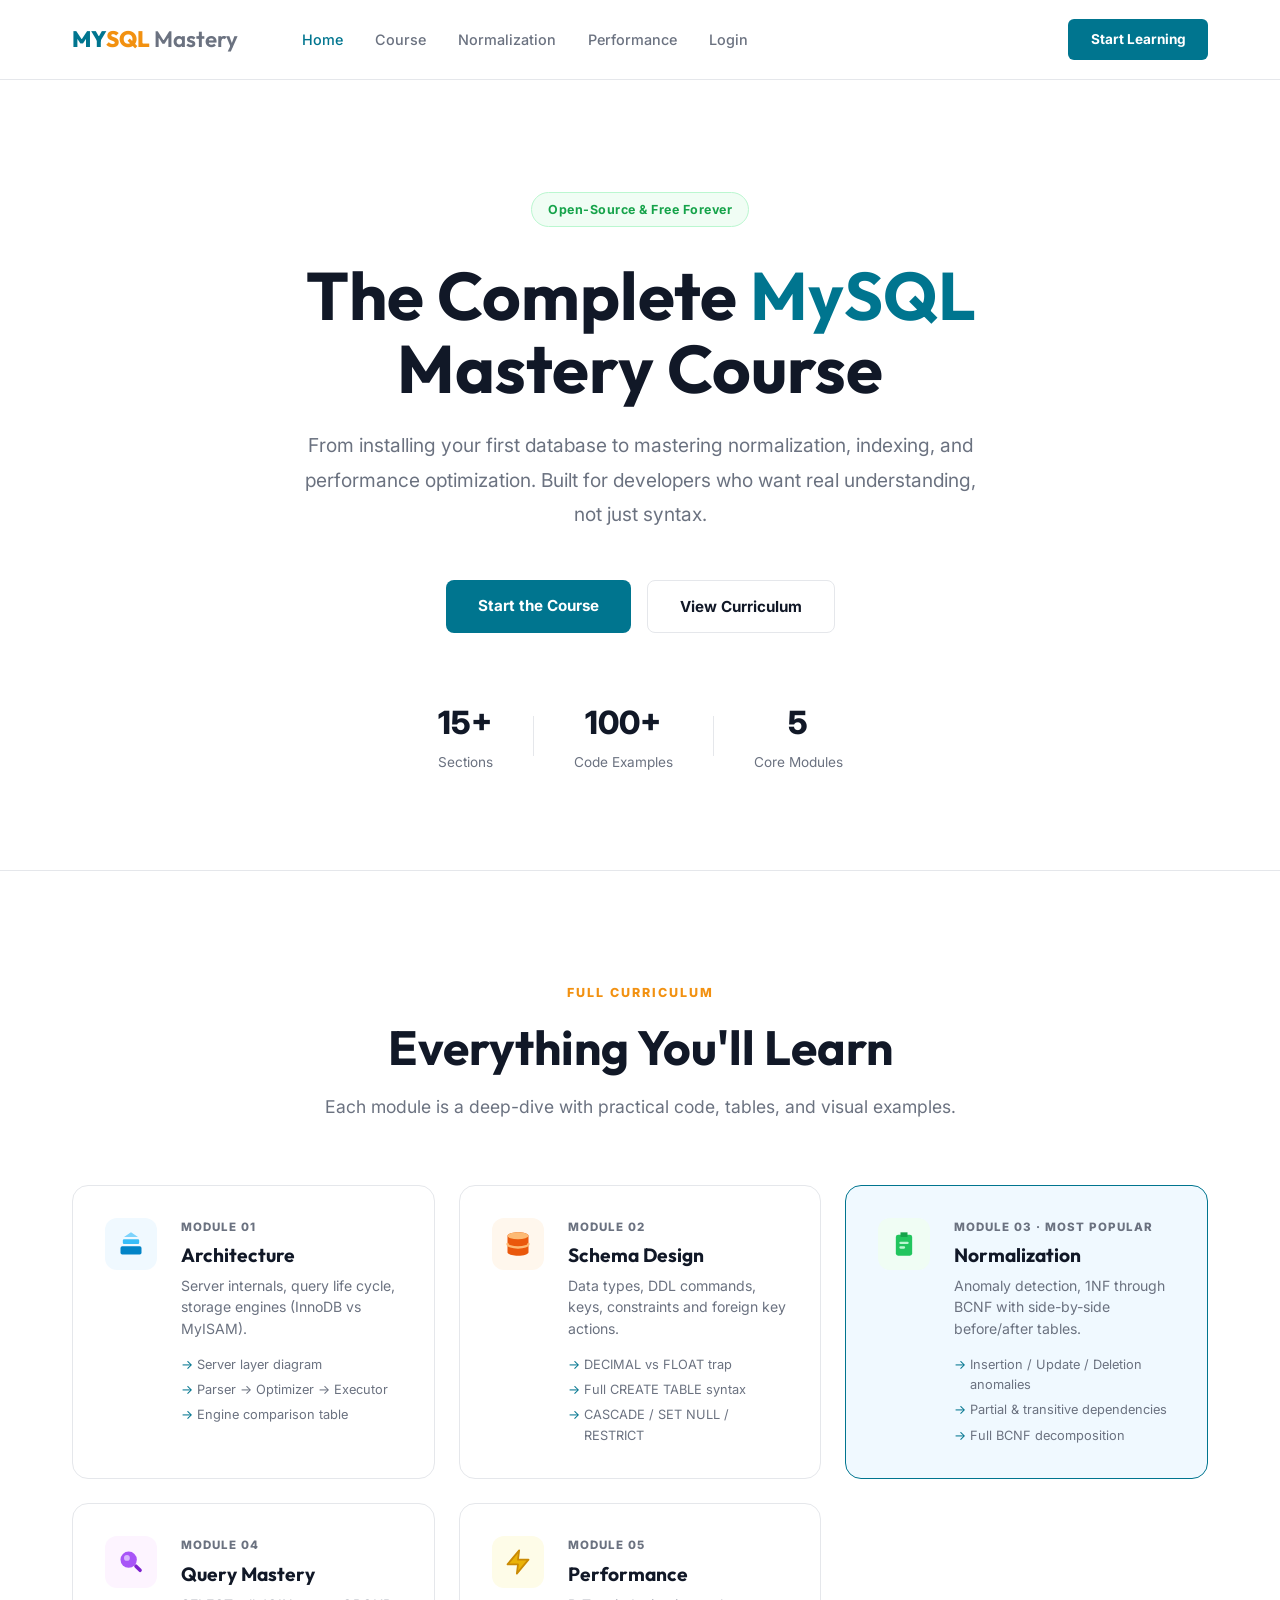
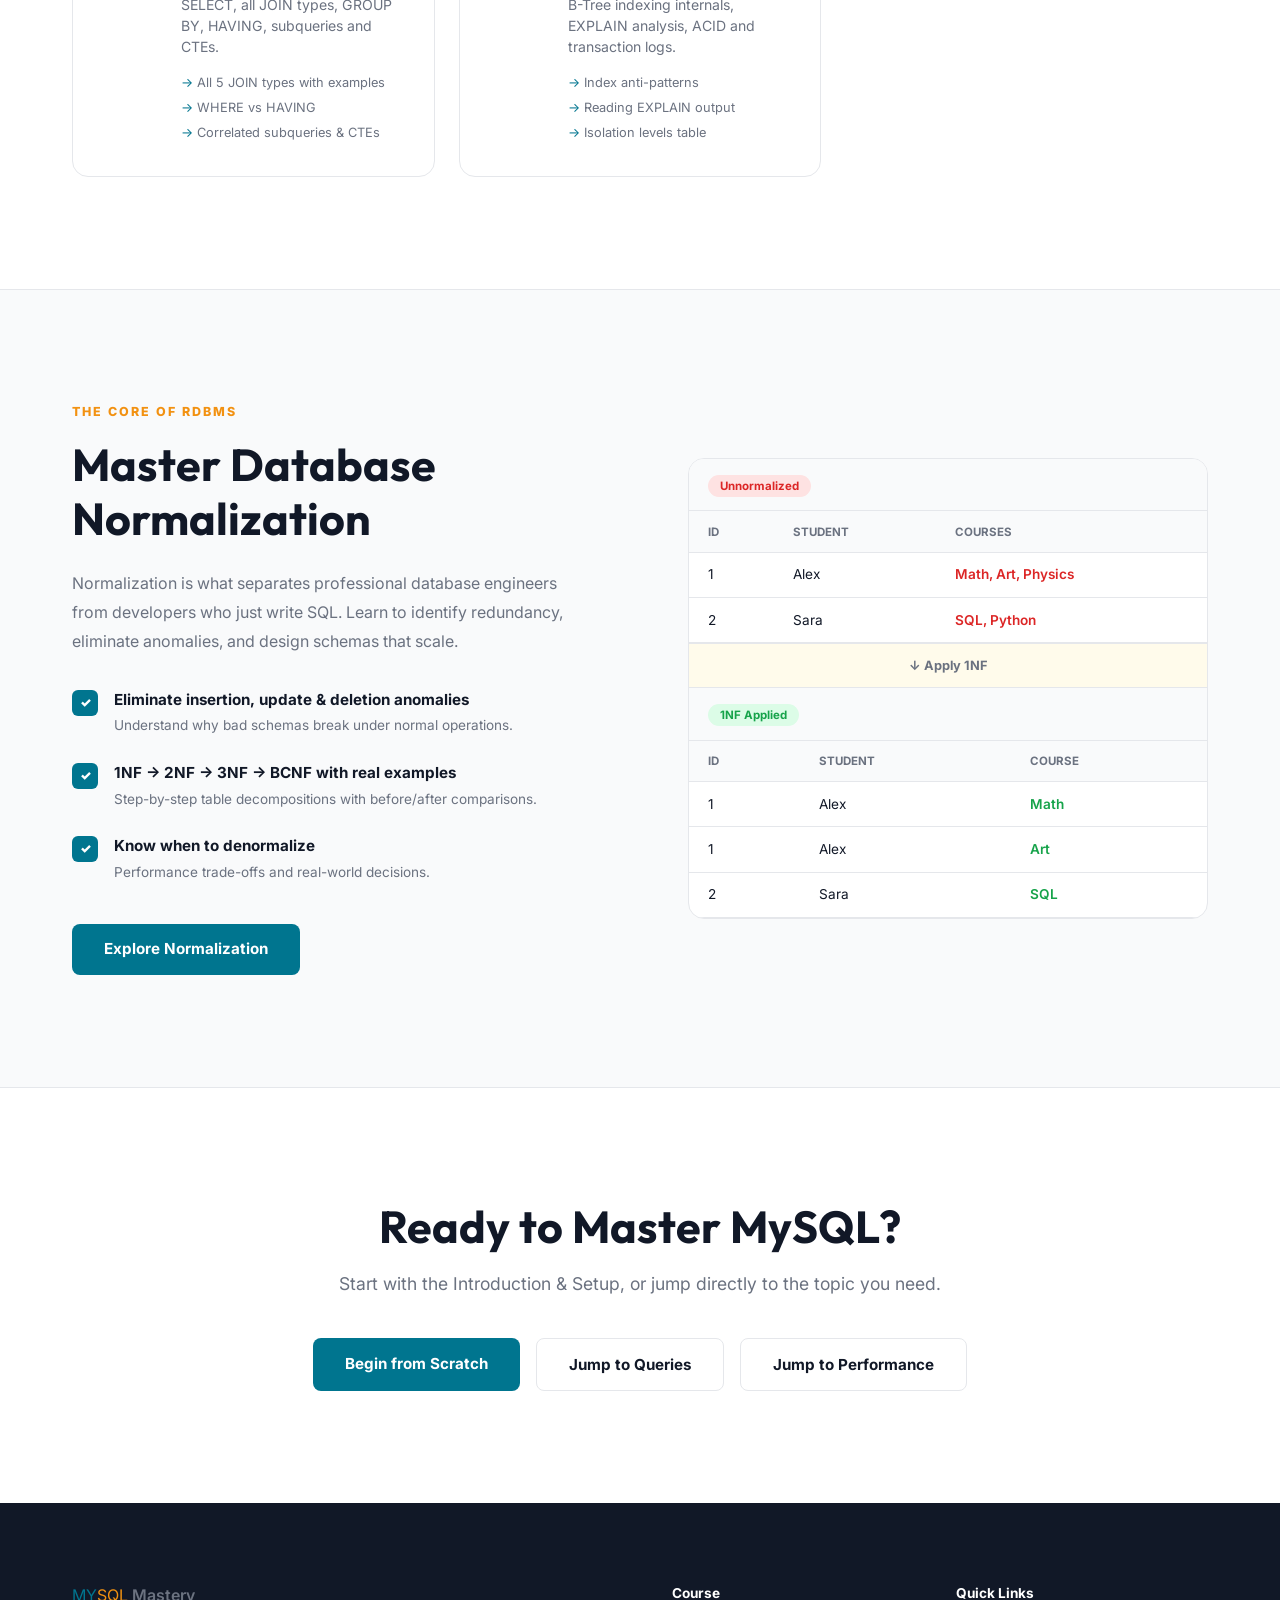
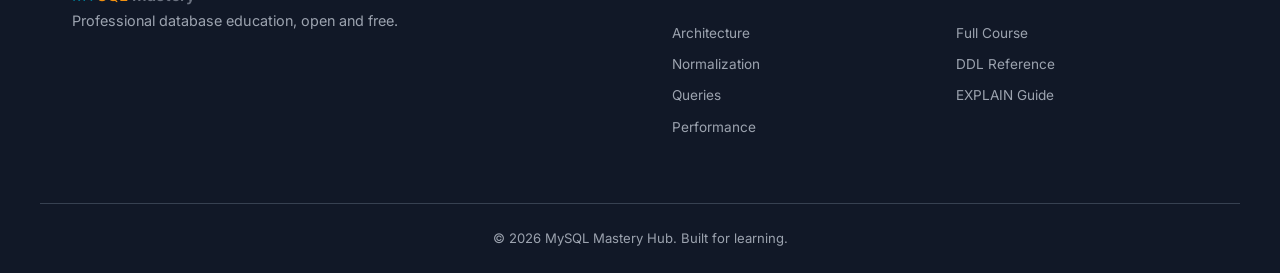
<file: mysql_edu/frontend/index.html>
<!DOCTYPE html>
<html lang="en">

<head>
    <meta charset="UTF-8">
    <meta name="viewport" content="width=device-width, initial-scale=1.0">
    <title>MySQL Mastery Hub | Learn MySQL from Zero to Expert</title>
    <meta name="description"
        content="The complete MySQL learning platform. Master installation, schema design, normalization, queries, and performance tuning.">
    <link rel="preconnect" href="https://fonts.googleapis.com">
    <link rel="preconnect" href="https://fonts.gstatic.com" crossorigin>
    <link
        href="https://fonts.googleapis.com/css2?family=Outfit:wght@300;400;600;700;800&family=Inter:wght@300;400;500;600&family=JetBrains+Mono:wght@400;600&display=swap"
        rel="stylesheet">
    <link rel="stylesheet" href="css/style.css">
</head>

<body>
    <header class="clean-header">
        <nav class="container">
            <div class="logo">
                <span class="mysql-blue">MY</span><span class="mysql-orange">SQL</span><span class="logo-text">
                    Mastery</span>
            </div>
            <button class="nav-hamburger" id="nav-hamburger" aria-label="Open menu">
                <span></span><span></span><span></span>
            </button>
            <ul class="clean-nav" id="clean-nav">
                <li><a href="index.html" class="active">Home</a></li>
                <li><a href="course.html">Course</a></li>
                <li><a href="course.html#norm-concept">Normalization</a></li>
                <li><a href="course.html#perf-indexing">Performance</a></li>
                <li><a href="auth/login.html">Login</a></li>
            </ul>
            <a href="course.html" class="nav-cta">Start Learning</a>
        </nav>
    </header>

    <main>
        <section class="hero">
            <div class="container hero-inner">
                <div class="hero-label">Open-Source & Free Forever</div>
                <h1>The Complete <span class="mysql-blue">MySQL</span> Mastery Course</h1>
                <p>From installing your first database to mastering normalization, indexing, and performance
                    optimization. Built for developers who want real understanding, not just syntax.</p>
                <div class="hero-actions">
                    <a href="course.html" class="btn primary">Start the Course</a>
                    <a href="#curriculum" class="btn outline">View Curriculum</a>
                </div>
                <div class="hero-stats">
                    <div class="stat"><strong>15+</strong><span>Sections</span></div>
                    <div class="stat-div"></div>
                    <div class="stat"><strong>100+</strong><span>Code Examples</span></div>
                    <div class="stat-div"></div>
                    <div class="stat"><strong>5</strong><span>Core Modules</span></div>
                </div>
            </div>
        </section>

        <section id="curriculum" class="curriculum-section">
            <div class="container">
                <div class="section-head">
                    <div class="section-eyebrow">Full Curriculum</div>
                    <h2>Everything You'll Learn</h2>
                    <p>Each module is a deep-dive with practical code, tables, and visual examples.</p>
                </div>
                <div class="module-cards">
                    <a href="course.html#arch-internals" class="module-card">
                        <div class="mc-icon arch">
                            <svg viewBox="0 0 24 24" width="28" height="28" fill="none">
                                <rect x="3" y="14" width="18" height="7" rx="1.5" fill="#0284c7" />
                                <rect x="5" y="8" width="14" height="4" rx="1" fill="#38bdf8" />
                                <polygon points="12,2 18,6 6,6" fill="#7dd3fc" />
                            </svg>
                        </div>
                        <div class="mc-body">
                            <div class="mc-num">Module 01</div>
                            <h3>Architecture</h3>
                            <p>Server internals, query life cycle, storage engines (InnoDB vs MyISAM).</p>
                            <ul class="mc-topics">
                                <li>Server layer diagram</li>
                                <li>Parser → Optimizer → Executor</li>
                                <li>Engine comparison table</li>
                            </ul>
                        </div>
                    </a>
                    <a href="course.html#design-types" class="module-card">
                        <div class="mc-icon schema">
                            <svg viewBox="0 0 24 24" width="28" height="28" fill="none">
                                <path
                                    d="M12 22C16.9706 22 21 20.6569 21 19V5C21 3.34315 16.9706 2 12 2C7.02944 2 3 3.34315 3 5V19C3 20.6569 7.02944 22 12 22Z"
                                    fill="#ea580c" />
                                <ellipse cx="12" cy="5" rx="9" ry="3" fill="#fdba74" />
                                <path d="M3 12C3 13.6569 7.02944 15 12 15C16.9706 15 21 13.6569 21 12" stroke="#fdba74"
                                    stroke-width="2" stroke-linecap="round" />
                            </svg>
                        </div>
                        <div class="mc-body">
                            <div class="mc-num">Module 02</div>
                            <h3>Schema Design</h3>
                            <p>Data types, DDL commands, keys, constraints and foreign key actions.</p>
                            <ul class="mc-topics">
                                <li>DECIMAL vs FLOAT trap</li>
                                <li>Full CREATE TABLE syntax</li>
                                <li>CASCADE / SET NULL / RESTRICT</li>
                            </ul>
                        </div>
                    </a>
                    <a href="course.html#norm-concept" class="module-card featured">
                        <div class="mc-icon norm">
                            <svg viewBox="0 0 24 24" width="28" height="28" fill="none">
                                <rect x="5" y="4" width="14" height="18" rx="2" fill="#22c55e" />
                                <path d="M9 2H15V6H9V2Z" fill="#16a34a" />
                                <rect x="8" y="10" width="8" height="2" rx="1" fill="#bbf7d0" />
                                <rect x="8" y="14" width="5" height="2" rx="1" fill="#bbf7d0" />
                            </svg>
                        </div>
                        <div class="mc-body">
                            <div class="mc-num">Module 03 · Most Popular</div>
                            <h3>Normalization</h3>
                            <p>Anomaly detection, 1NF through BCNF with side-by-side before/after tables.</p>
                            <ul class="mc-topics">
                                <li>Insertion / Update / Deletion anomalies</li>
                                <li>Partial & transitive dependencies</li>
                                <li>Full BCNF decomposition</li>
                            </ul>
                        </div>
                    </a>
                    <a href="course.html#query-basics" class="module-card">
                        <div class="mc-icon query">
                            <svg viewBox="0 0 24 24" width="28" height="28" fill="none">
                                <circle cx="10" cy="10" r="7" fill="#a855f7" />
                                <rect x="14.142" y="15.556" width="3" height="8" rx="1.5"
                                    transform="rotate(-45 14.142 15.556)" fill="#7e22ce" />
                                <circle cx="8.5" cy="8.5" r="2.5" fill="#d8b4fe" />
                            </svg>
                        </div>
                        <div class="mc-body">
                            <div class="mc-num">Module 04</div>
                            <h3>Query Mastery</h3>
                            <p>SELECT, all JOIN types, GROUP BY, HAVING, subqueries and CTEs.</p>
                            <ul class="mc-topics">
                                <li>All 5 JOIN types with examples</li>
                                <li>WHERE vs HAVING</li>
                                <li>Correlated subqueries & CTEs</li>
                            </ul>
                        </div>
                    </a>
                    <a href="course.html#perf-indexing" class="module-card">
                        <div class="mc-icon perf">
                            <svg viewBox="0 0 24 24" width="28" height="28" fill="none">
                                <path d="M13 2L3 14H12L11 22L21 10H12L13 2Z" fill="#eab308" stroke="#ca8a04"
                                    stroke-width="1.5" stroke-linejoin="round" />
                            </svg>
                        </div>
                        <div class="mc-body">
                            <div class="mc-num">Module 05</div>
                            <h3>Performance</h3>
                            <p>B-Tree indexing internals, EXPLAIN analysis, ACID and transaction logs.</p>
                            <ul class="mc-topics">
                                <li>Index anti-patterns</li>
                                <li>Reading EXPLAIN output</li>
                                <li>Isolation levels table</li>
                            </ul>
                        </div>
                    </a>
                </div>
            </div>
        </section>

        <section class="norm-teaser">
            <div class="container norm-inner">
                <div class="norm-text">
                    <div class="section-eyebrow">The Core of RDBMS</div>
                    <h2>Master Database Normalization</h2>
                    <p>Normalization is what separates professional database engineers from developers who just write
                        SQL. Learn to identify redundancy, eliminate anomalies, and design schemas that scale.</p>
                    <div class="norm-checks">
                        <div class="norm-check">
                            <span class="chk">✓</span>
                            <div>
                                <strong>Eliminate insertion, update & deletion anomalies</strong>
                                <p>Understand why bad schemas break under normal operations.</p>
                            </div>
                        </div>
                        <div class="norm-check">
                            <span class="chk">✓</span>
                            <div>
                                <strong>1NF → 2NF → 3NF → BCNF with real examples</strong>
                                <p>Step-by-step table decompositions with before/after comparisons.</p>
                            </div>
                        </div>
                        <div class="norm-check">
                            <span class="chk">✓</span>
                            <div>
                                <strong>Know when to denormalize</strong>
                                <p>Performance trade-offs and real-world decisions.</p>
                            </div>
                        </div>
                    </div>
                    <a href="course.html#norm-concept" class="btn primary">Explore Normalization</a>
                </div>
                <div class="norm-visual">
                    <div class="norm-card">
                        <div class="nc-header">
                            <span class="badge red">Unnormalized</span>
                        </div>
                        <table class="mini-table">
                            <thead>
                                <tr>
                                    <th>ID</th>
                                    <th>Student</th>
                                    <th>Courses</th>
                                </tr>
                            </thead>
                            <tbody>
                                <tr>
                                    <td>1</td>
                                    <td>Alex</td>
                                    <td class="bad">Math, Art, Physics</td>
                                </tr>
                                <tr>
                                    <td>2</td>
                                    <td>Sara</td>
                                    <td class="bad">SQL, Python</td>
                                </tr>
                            </tbody>
                        </table>
                        <div class="nc-arrow">↓ Apply 1NF</div>
                        <div class="nc-header">
                            <span class="badge green">1NF Applied</span>
                        </div>
                        <table class="mini-table">
                            <thead>
                                <tr>
                                    <th>ID</th>
                                    <th>Student</th>
                                    <th>Course</th>
                                </tr>
                            </thead>
                            <tbody>
                                <tr>
                                    <td>1</td>
                                    <td>Alex</td>
                                    <td class="good">Math</td>
                                </tr>
                                <tr>
                                    <td>1</td>
                                    <td>Alex</td>
                                    <td class="good">Art</td>
                                </tr>
                                <tr>
                                    <td>2</td>
                                    <td>Sara</td>
                                    <td class="good">SQL</td>
                                </tr>
                            </tbody>
                        </table>
                    </div>
                </div>
            </div>
        </section>

        <section class="start-section">
            <div class="container start-inner">
                <h2>Ready to Master MySQL?</h2>
                <p>Start with the Introduction & Setup, or jump directly to the topic you need.</p>
                <div class="start-actions">
                    <a href="course.html" class="btn primary">Begin from Scratch</a>
                    <a href="course.html#query-basics" class="btn outline">Jump to Queries</a>
                    <a href="course.html#perf-indexing" class="btn outline">Jump to Performance</a>
                </div>
            </div>
        </section>
    </main>

    <footer class="site-footer">
        <div class="container footer-inner">
            <div class="footer-brand">
                <span class="mysql-blue">MY</span><span class="mysql-orange">SQL</span><span class="logo-text">
                    Mastery</span>
                <p>Professional database education, open and free.</p>
            </div>
            <div class="footer-links">
                <div class="fl-group">
                    <strong>Course</strong>
                    <a href="course.html#arch-internals">Architecture</a>
                    <a href="course.html#norm-concept">Normalization</a>
                    <a href="course.html#query-basics">Queries</a>
                    <a href="course.html#perf-indexing">Performance</a>
                </div>
                <div class="fl-group">
                    <strong>Quick Links</strong>
                    <a href="course.html">Full Course</a>
                    <a href="course.html#design-ddl">DDL Reference</a>
                    <a href="course.html#perf-explain">EXPLAIN Guide</a>
                </div>
            </div>
        </div>
        <div class="container footer-bottom">
            <p>© 2026 MySQL Mastery Hub. Built for learning.</p>
        </div>
    </footer>
    <script src="js/script.js"></script>
</body>

</html>
</file>
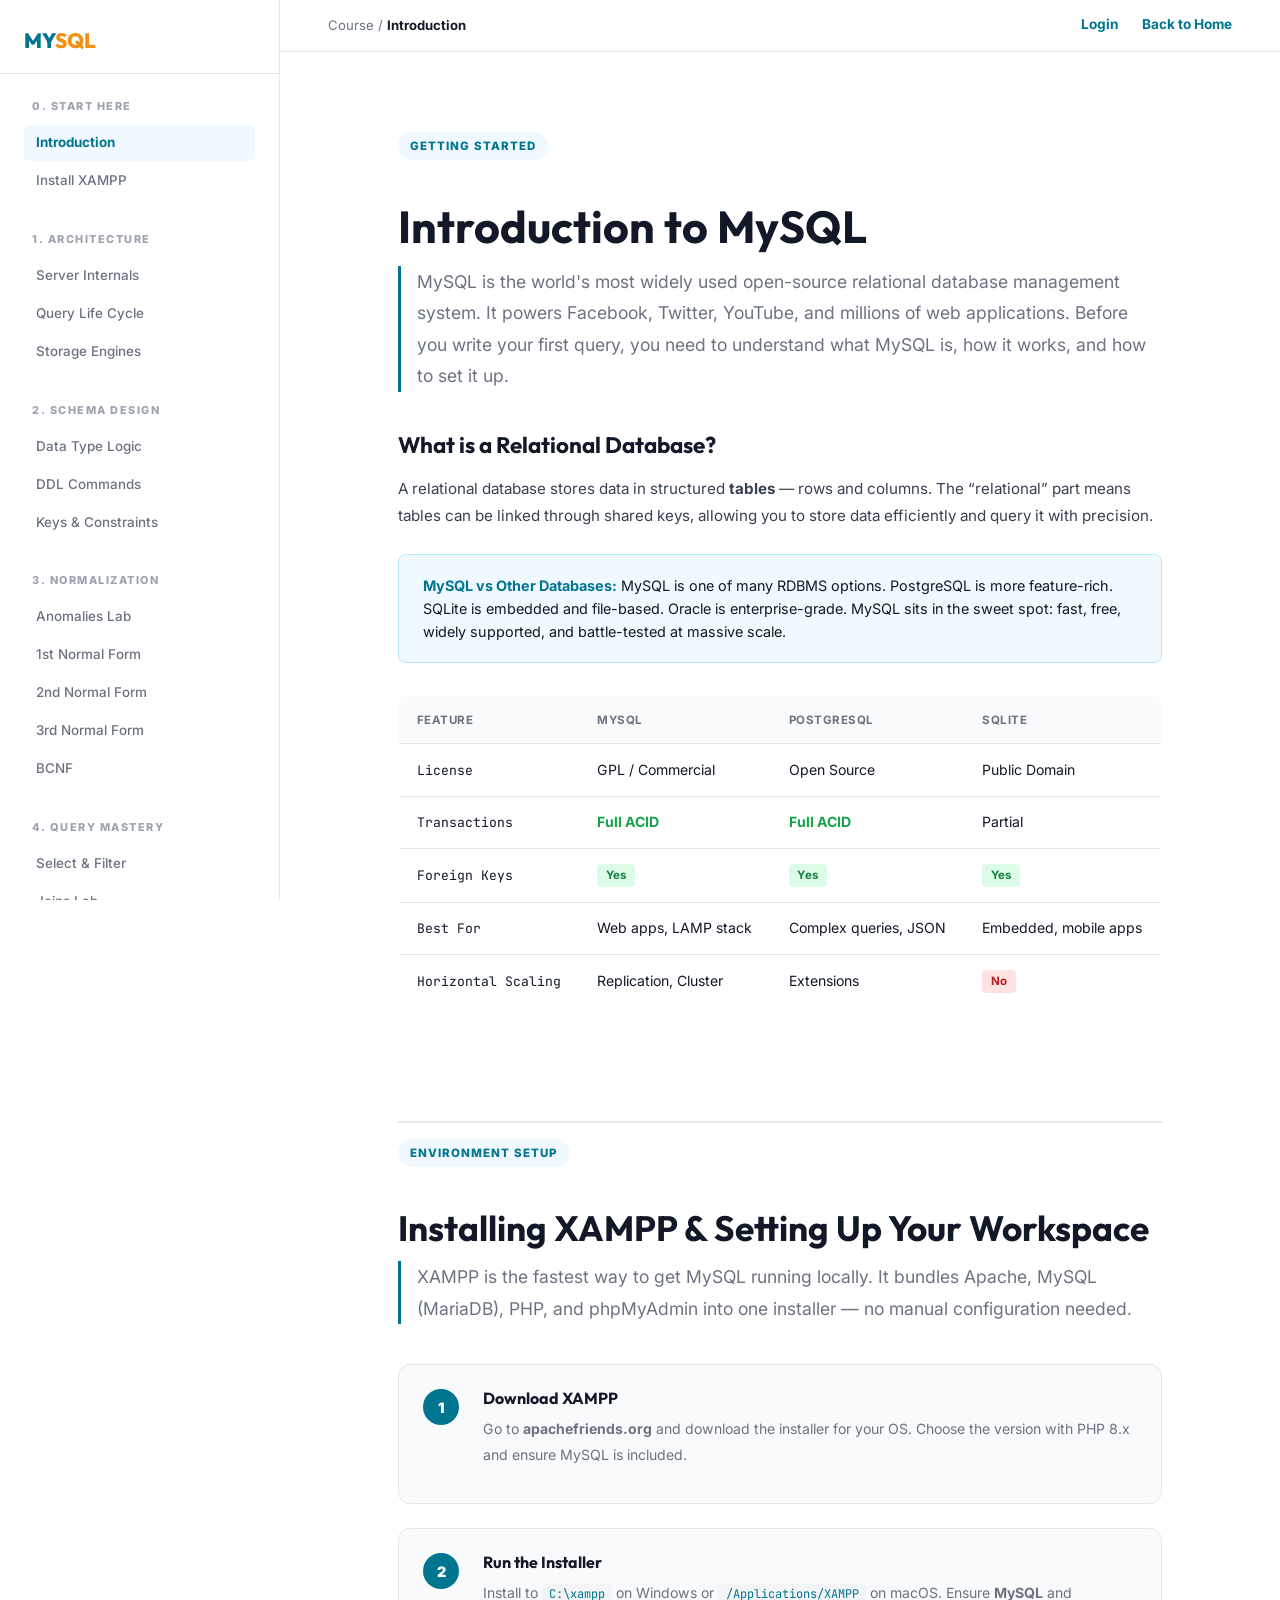
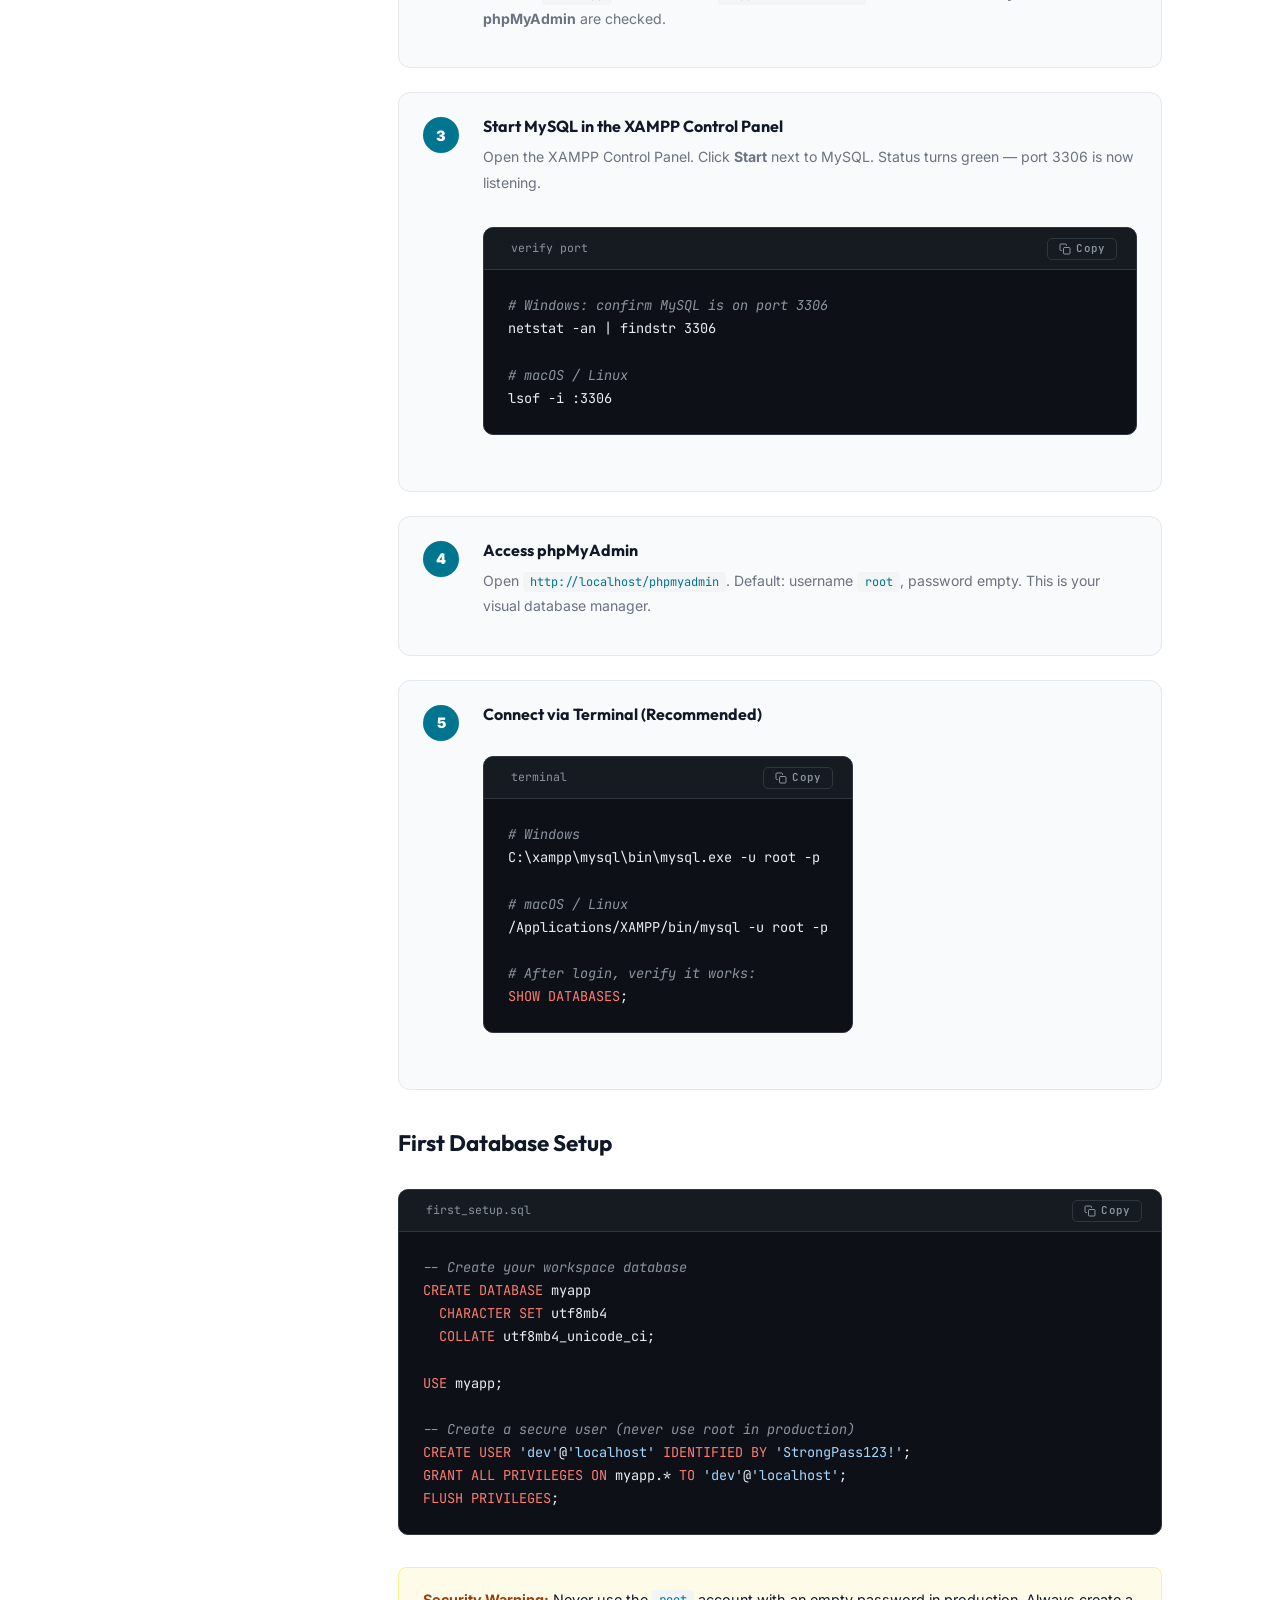
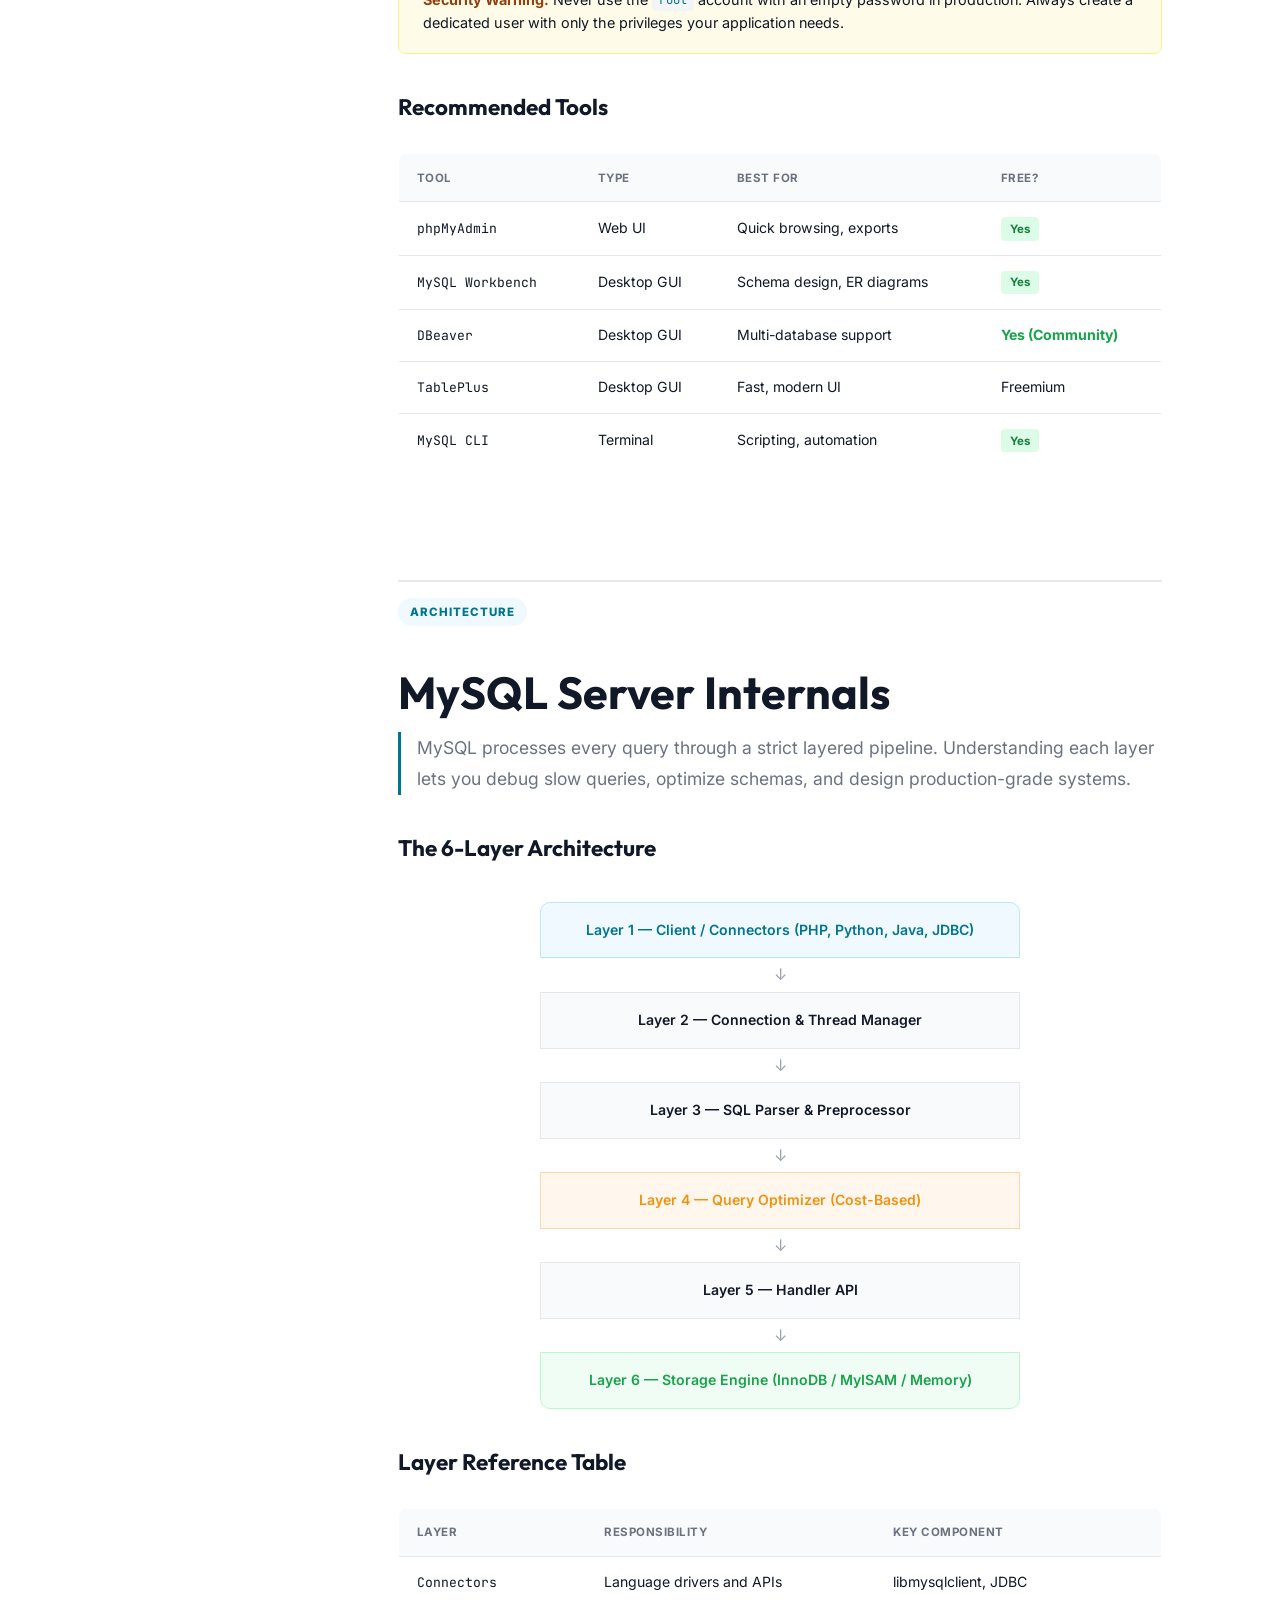
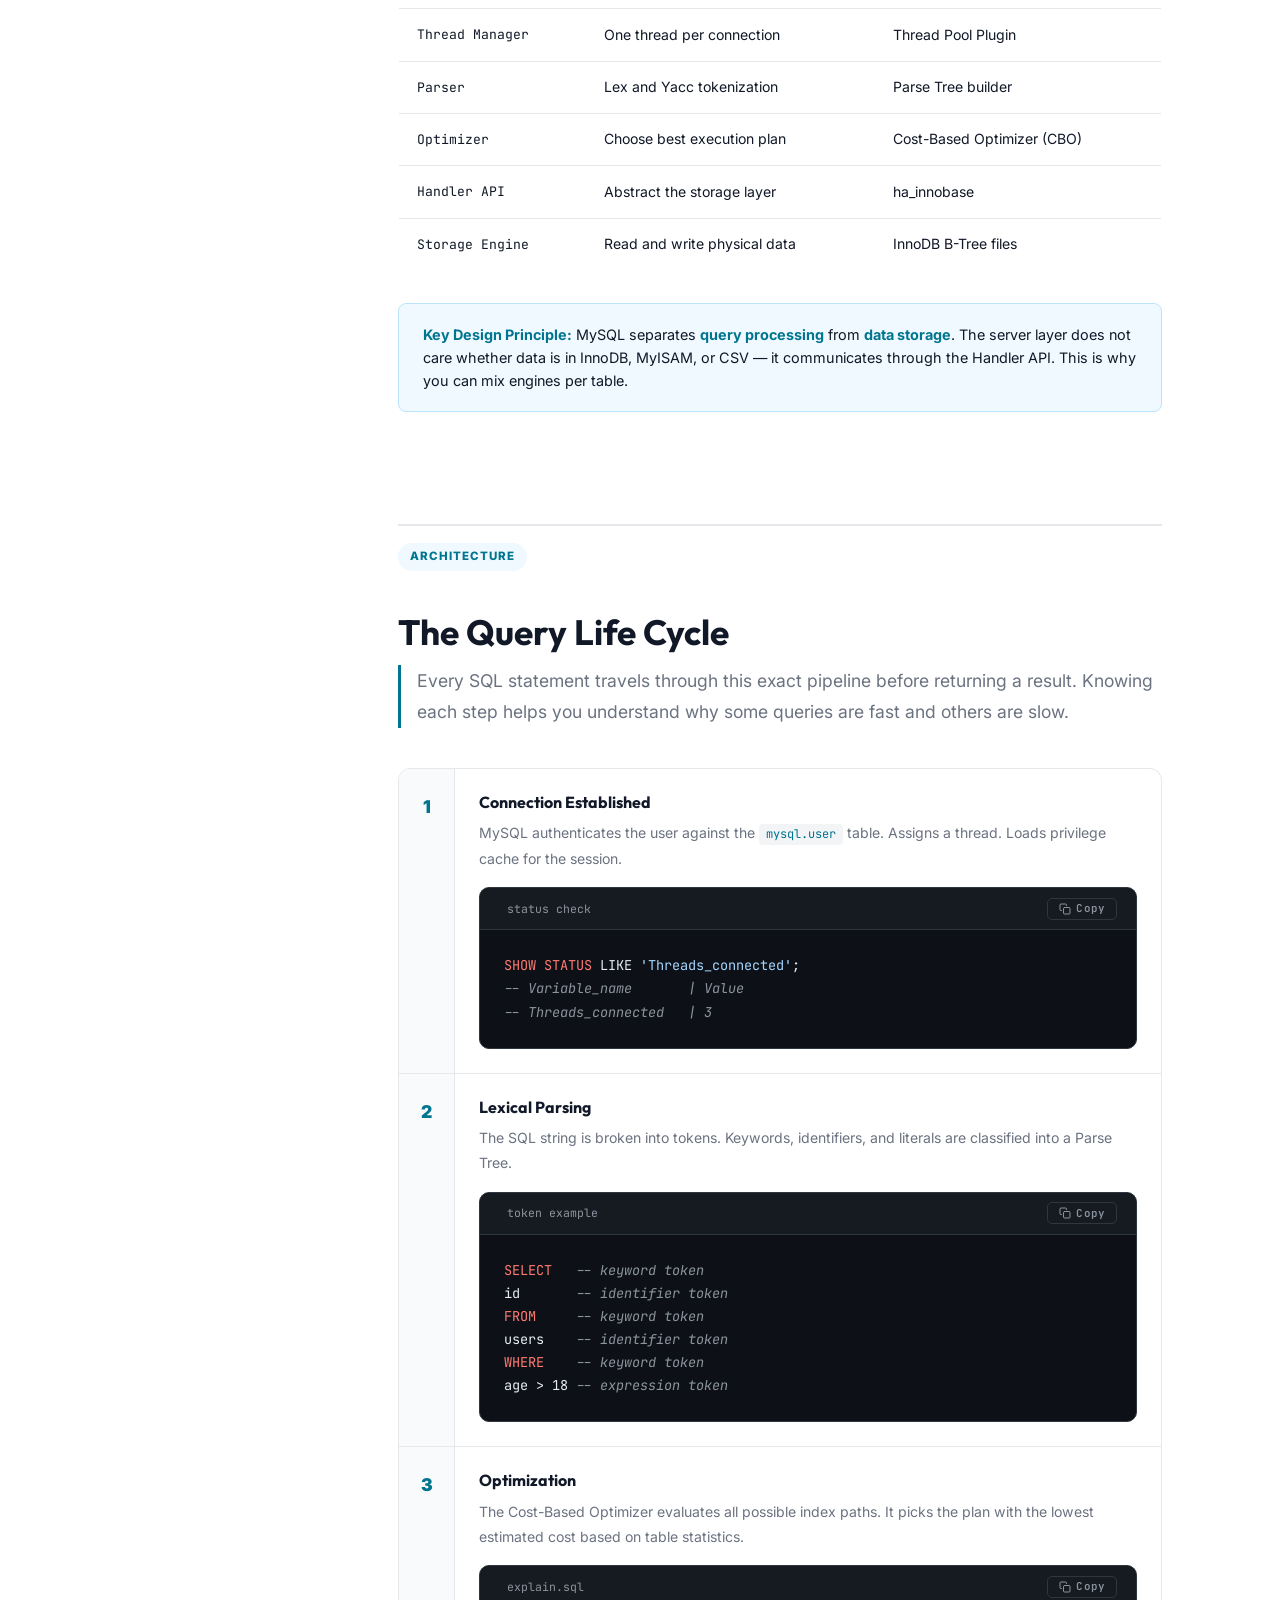
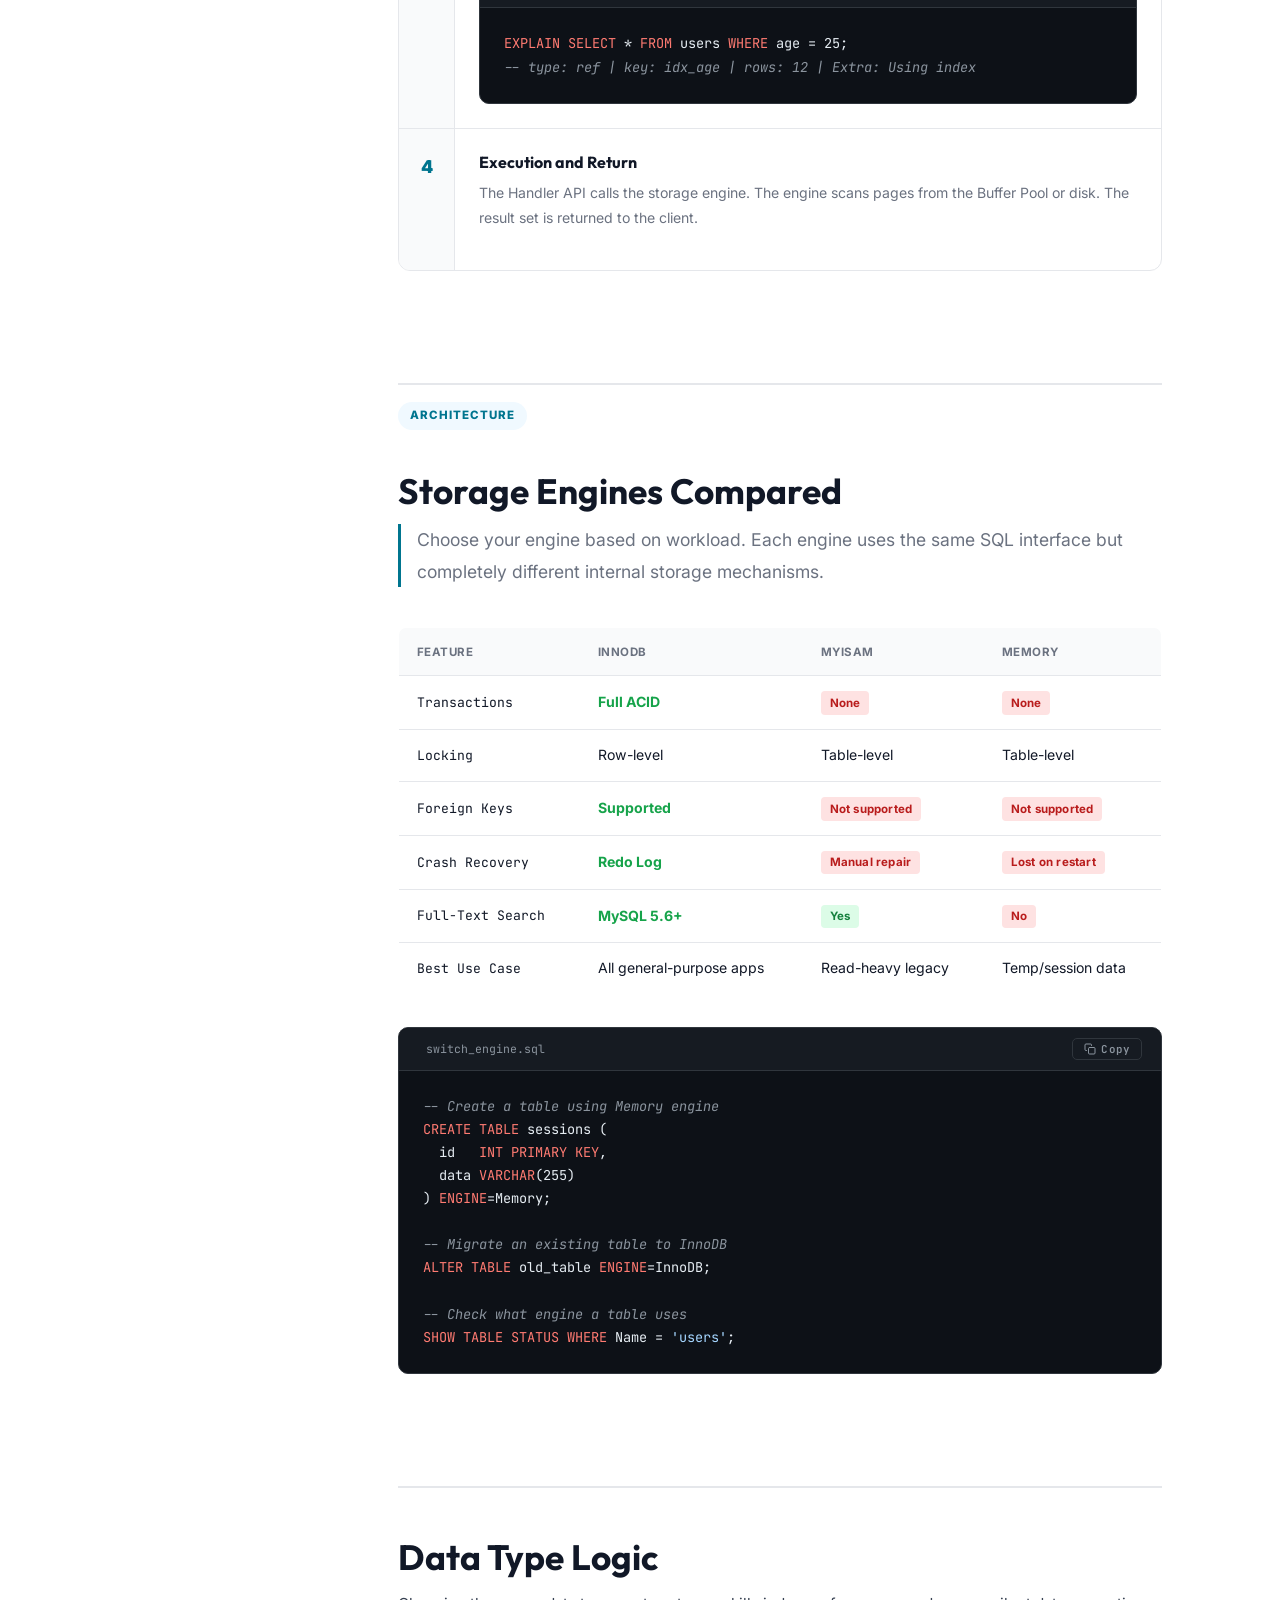
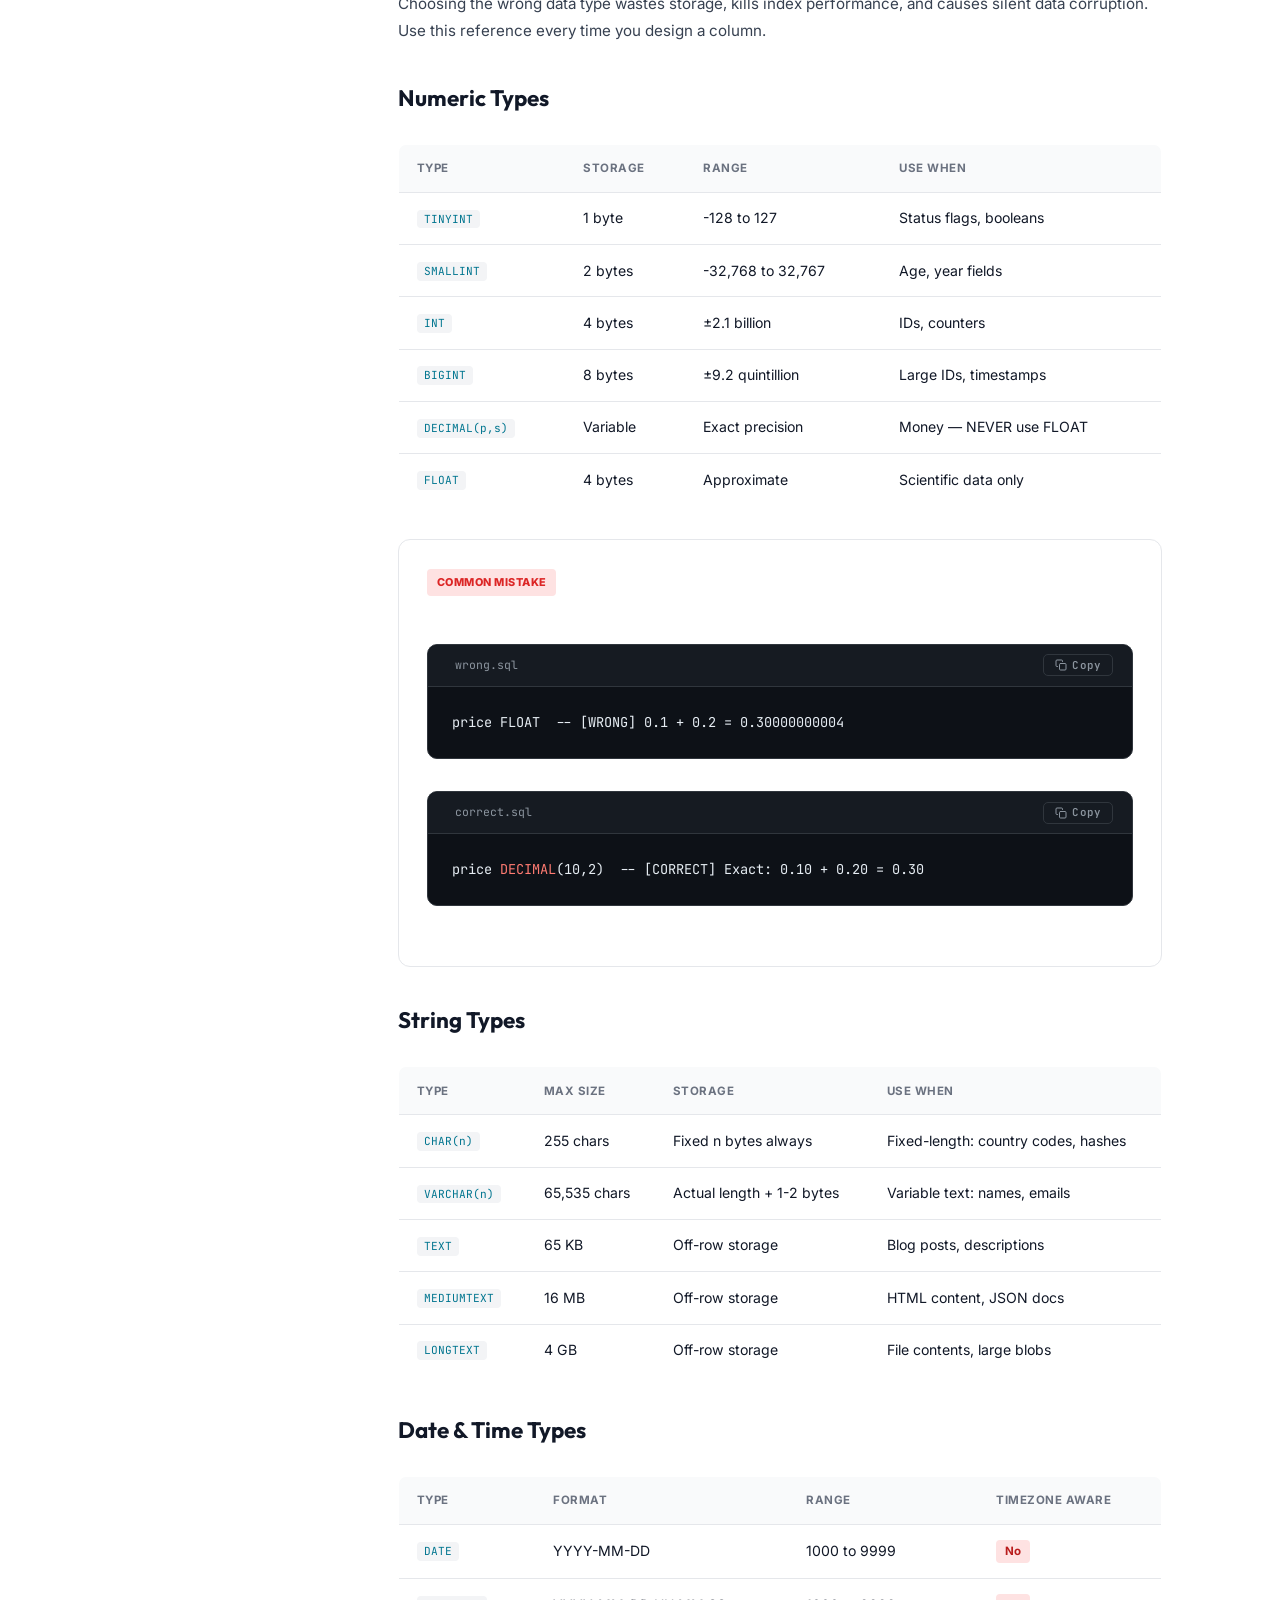
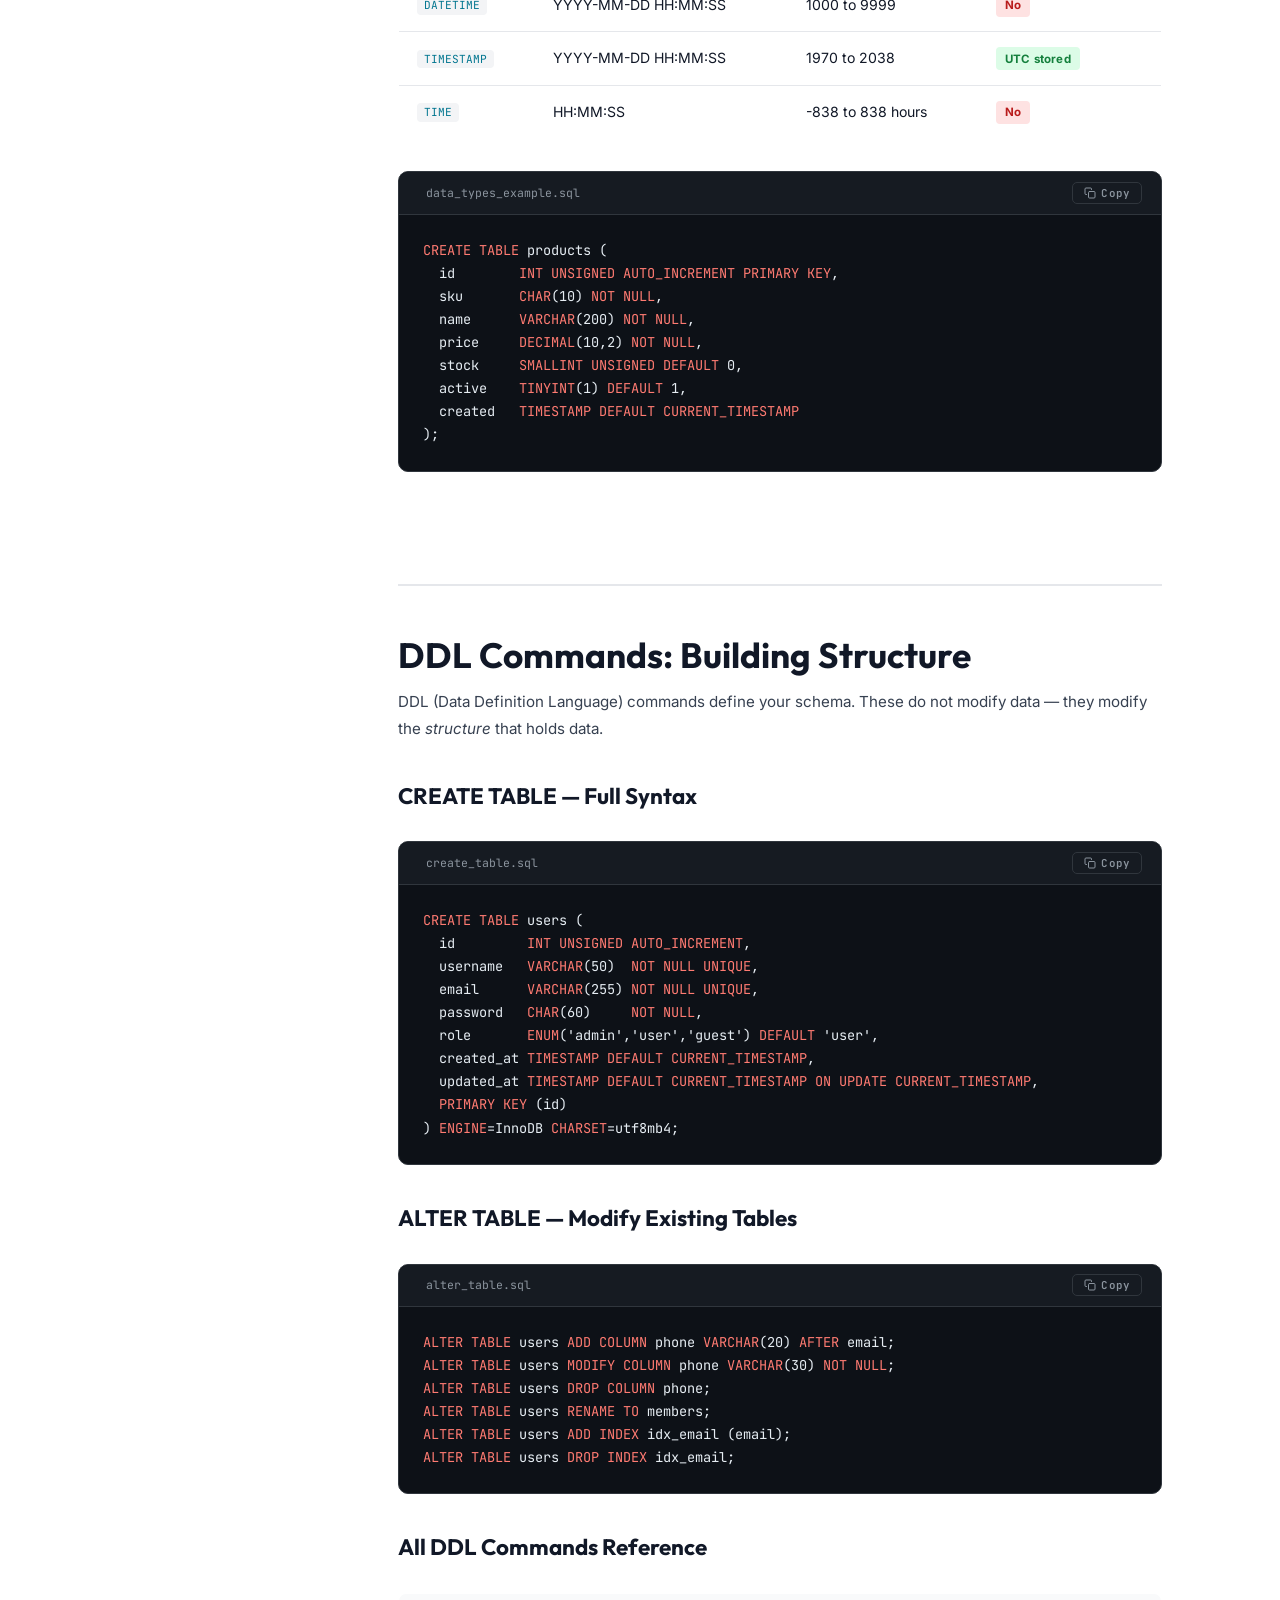
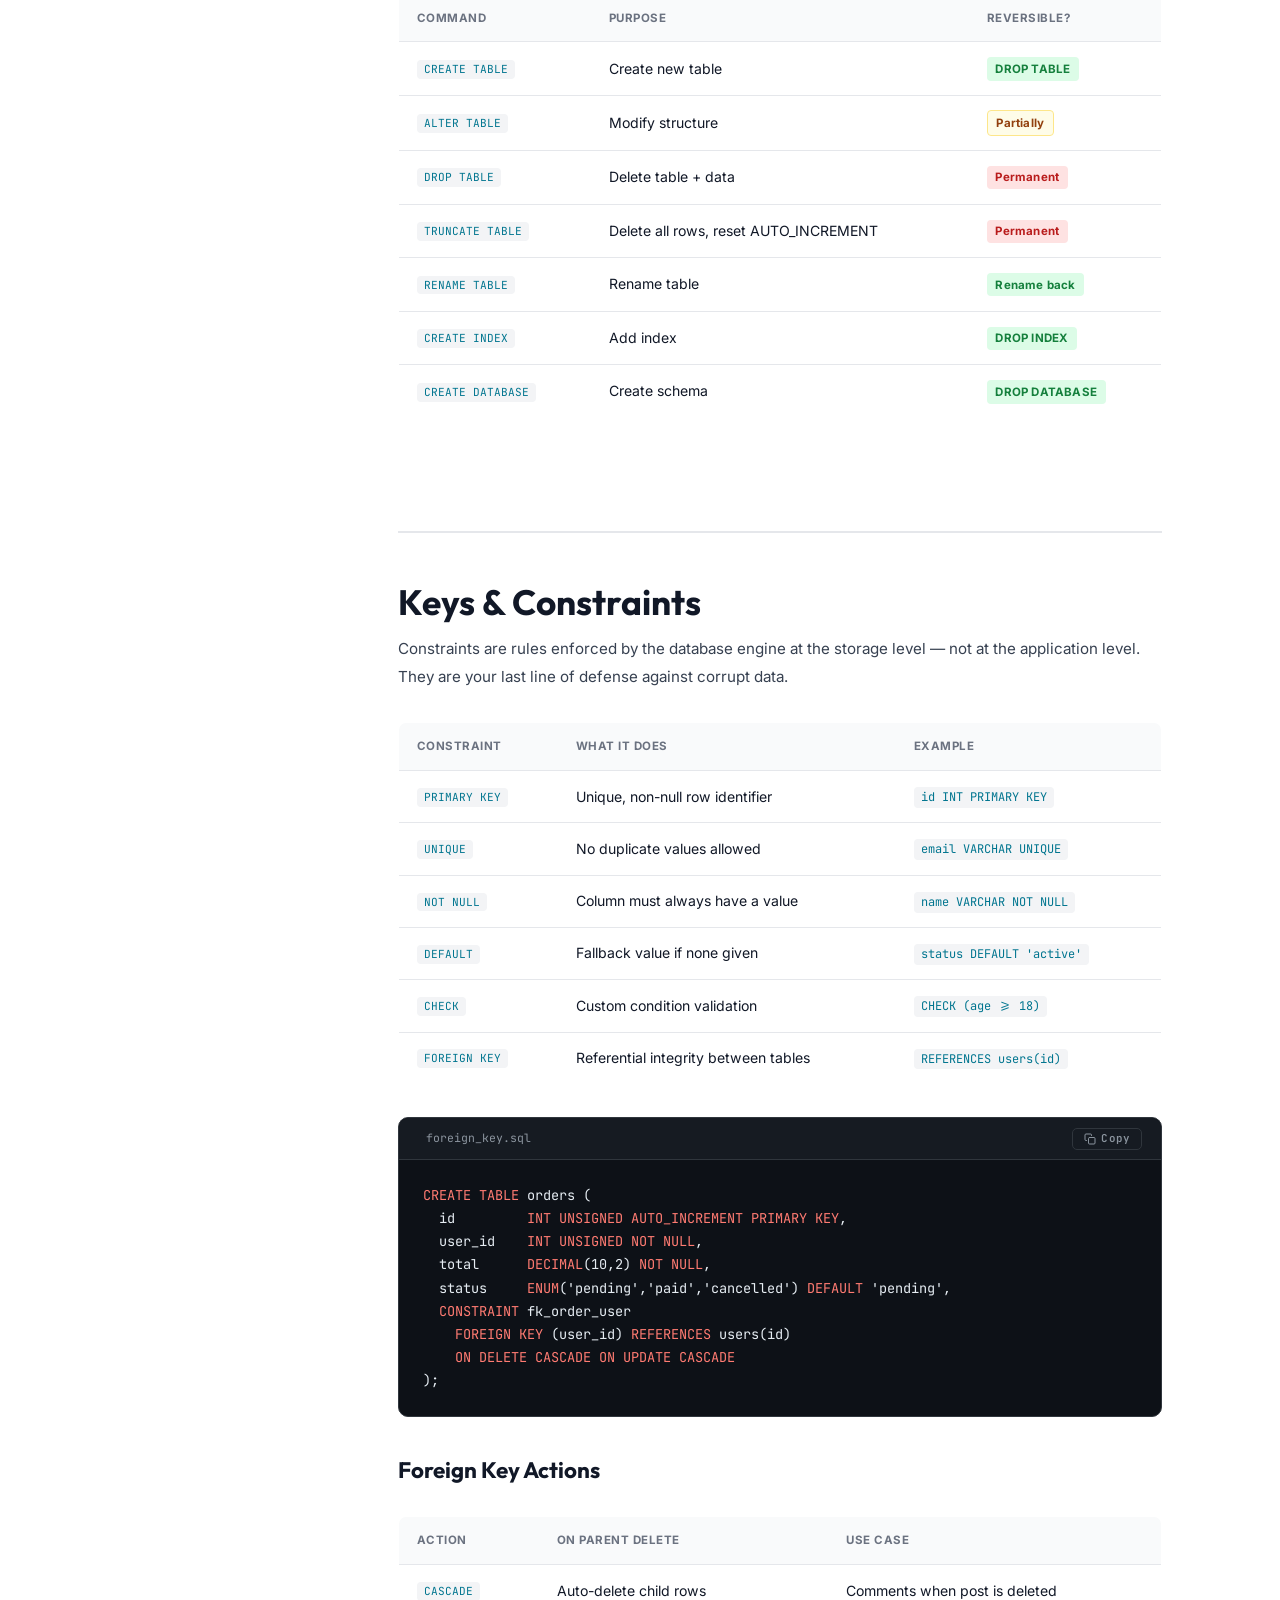
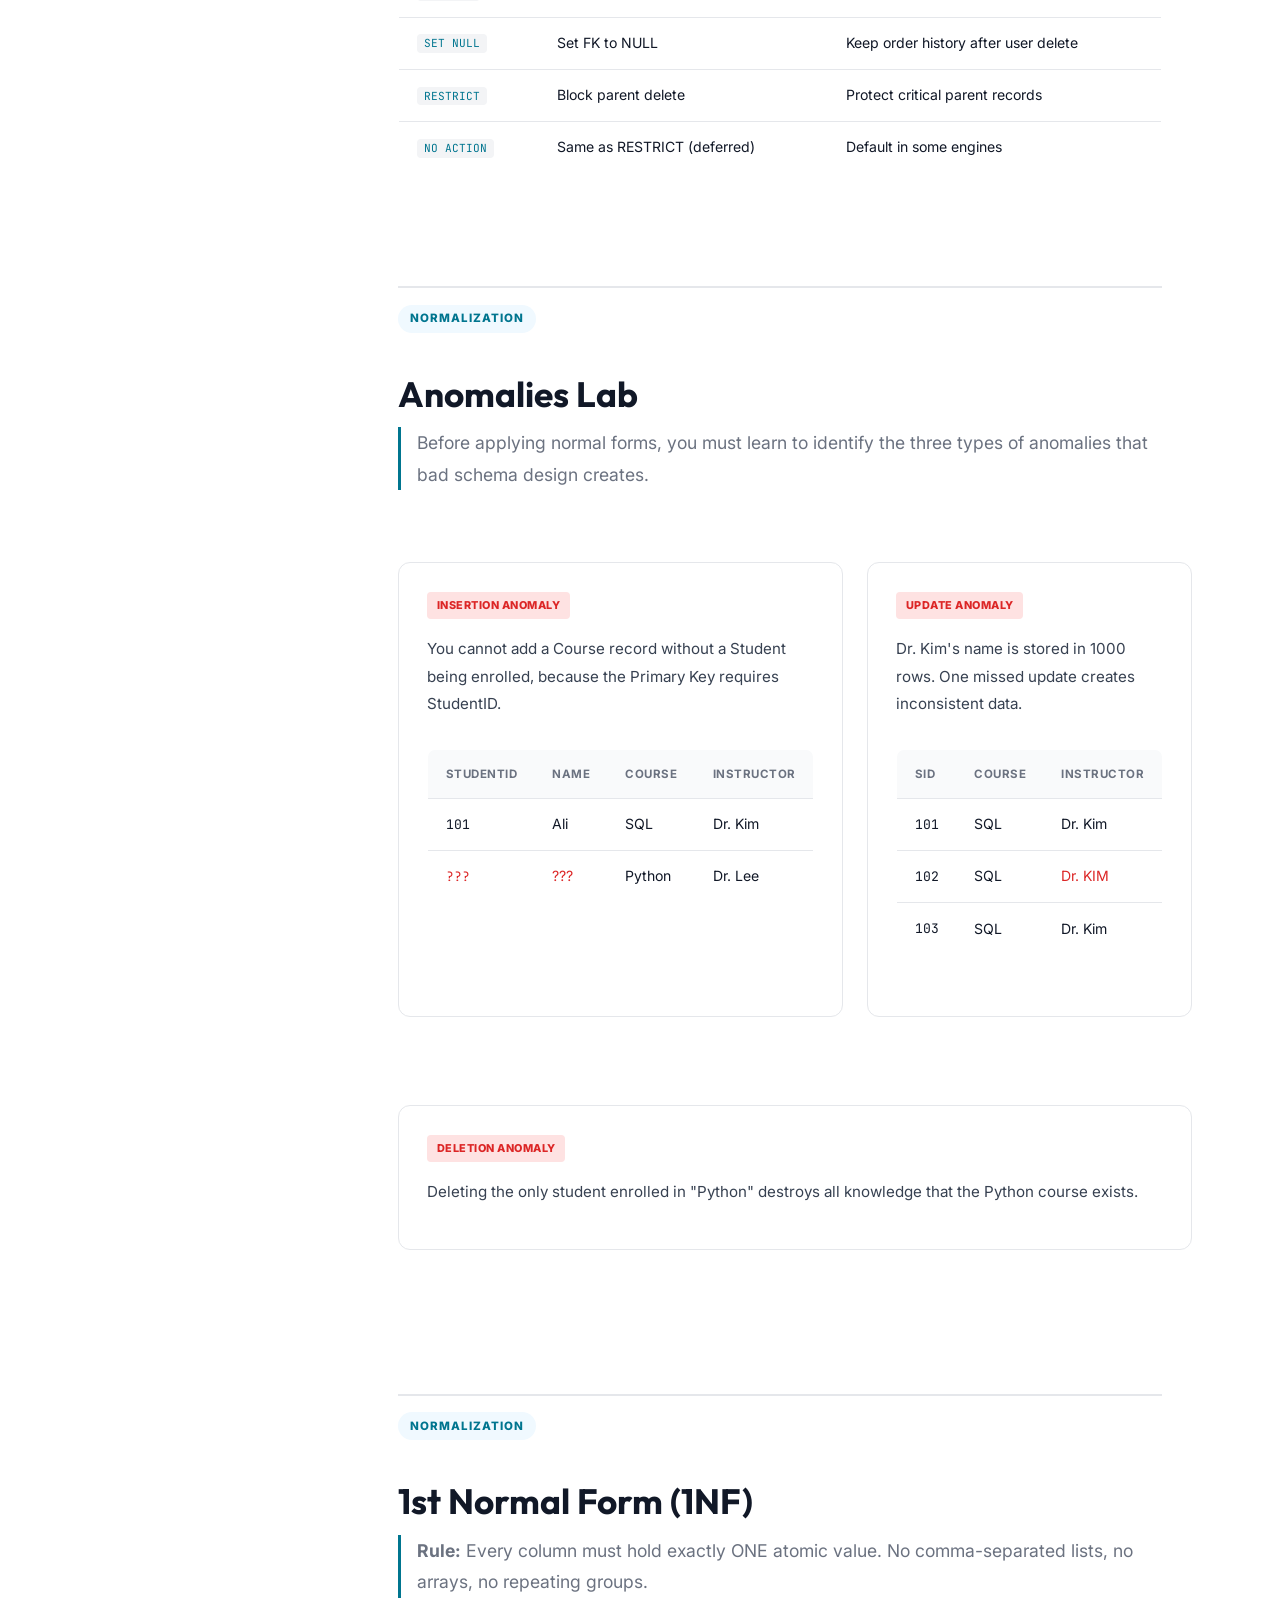
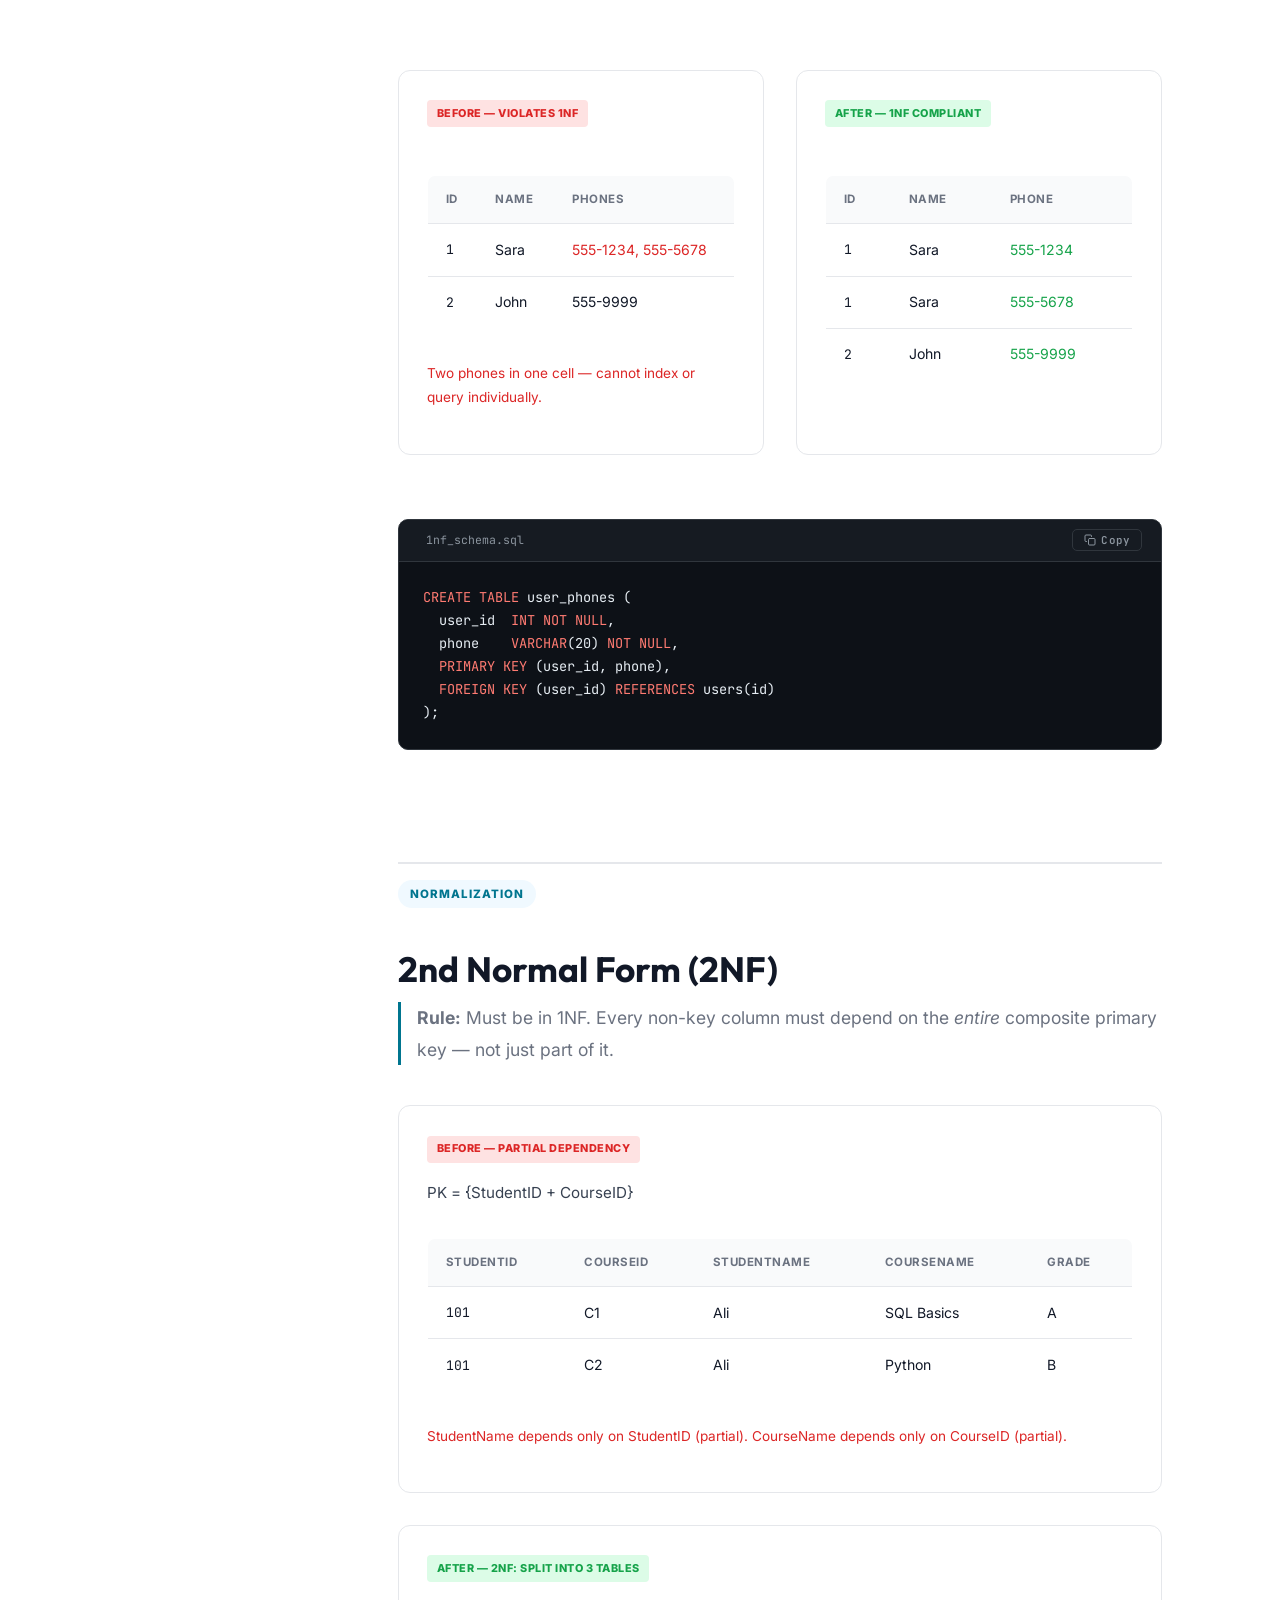
<file: mysql_edu/frontend/course.html>
<!DOCTYPE html>
<html lang="en">

<head>
  <meta charset="UTF-8">
  <meta name="viewport" content="width=device-width, initial-scale=1.0">
  <title>MySQL Mastery | Full Course</title>
  <link rel="preconnect" href="https://fonts.googleapis.com">
  <link rel="preconnect" href="https://fonts.gstatic.com" crossorigin>
  <link
    href="https://fonts.googleapis.com/css2?family=Outfit:wght@300;400;600;700;800&family=Inter:wght@300;400;500;600&family=JetBrains+Mono:wght@400;600&display=swap"
    rel="stylesheet">
  <link rel="stylesheet" href="css/style.css">
  <link rel="stylesheet" href="css/course.css">
</head>

<body class="course-layout-v2">
  <aside class="course-sidebar">
    <div class="sidebar-logo">
      <a href="index.html"><span class="mysql-blue">MY</span><span class="mysql-orange">SQL</span></a>
    </div>
    <nav class="course-toc">
      <div class="toc-group">
        <span class="toc-title">0. START HERE</span>
        <a href="#intro" class="toc-link active">Introduction</a>
        <a href="#setup-xampp" class="toc-link">Install XAMPP</a>
      </div>
      <div class="toc-group">
        <span class="toc-title">1. ARCHITECTURE</span>
        <a href="#arch-internals" class="toc-link">Server Internals</a>
        <a href="#arch-flow" class="toc-link">Query Life Cycle</a>
        <a href="#arch-engines" class="toc-link">Storage Engines</a>
      </div>
      <div class="toc-group">
        <span class="toc-title">2. SCHEMA DESIGN</span>
        <a href="#design-types" class="toc-link">Data Type Logic</a>
        <a href="#design-ddl" class="toc-link">DDL Commands</a>
        <a href="#design-constraints" class="toc-link">Keys &amp; Constraints</a>
      </div>
      <div class="toc-group">
        <span class="toc-title">3. NORMALIZATION</span>
        <a href="#norm-concept" class="toc-link">Anomalies Lab</a>
        <a href="#norm-1nf" class="toc-link">1st Normal Form</a>
        <a href="#norm-2nf" class="toc-link">2nd Normal Form</a>
        <a href="#norm-3nf" class="toc-link">3rd Normal Form</a>
        <a href="#norm-bcnf" class="toc-link">BCNF</a>
      </div>
      <div class="toc-group">
        <span class="toc-title">4. QUERY MASTERY</span>
        <a href="#query-basics" class="toc-link">Select &amp; Filter</a>
        <a href="#query-joins" class="toc-link">Joins Lab</a>
        <a href="#query-agg" class="toc-link">Aggregation</a>
        <a href="#query-sub" class="toc-link">Subqueries &amp; CTEs</a>
      </div>
      <div class="toc-group">
        <span class="toc-title">5. PERFORMANCE</span>
        <a href="#perf-indexing" class="toc-link">Indexing B-Tree</a>
        <a href="#perf-explain" class="toc-link">EXPLAIN Command</a>
        <a href="#perf-acid" class="toc-link">ACID &amp; Transactions</a>
      </div>
    </nav>
  </aside>
  <main class="course-main">
    <header class="course-top-nav">
      <button class="sidebar-toggle" id="sidebar-toggle" aria-label="Toggle navigation">
        <svg viewBox="0 0 24 24" fill="none" stroke="currentColor" stroke-width="2" stroke-linecap="round"
          stroke-linejoin="round" width="20" height="20">
          <line x1="3" y1="6" x2="21" y2="6" />
          <line x1="3" y1="12" x2="21" y2="12" />
          <line x1="3" y1="18" x2="21" y2="18" />
        </svg>
      </button>
      <div class="breadcrumb">Course / <span id="current-module">Introduction</span></div>
      <div style="display: flex; gap: 1.5rem; align-items: center;">
        <a href="auth/login.html" class="back-home">Login</a>
        <a href="index.html" class="back-home">Back to Home</a>
      </div>
    </header>
    <div class="content-wrapper">
      <section id="intro" class="doc-section">
        <div class="section-badge">Getting Started</div>
        <h1>Introduction to MySQL</h1>
        <p class="section-intro">MySQL is the world's most widely used open-source relational database management
          system. It powers Facebook, Twitter, YouTube, and millions of web applications. Before you write your first
          query, you need to understand what MySQL is, how it works, and how to set it up.</p>

        <h3>What is a Relational Database?</h3>
        <p>A relational database stores data in structured <strong>tables</strong> &mdash; rows and columns. The
          &ldquo;relational&rdquo; part means tables can be linked through shared keys, allowing you to store data
          efficiently and query it with precision.</p>

        <div class="info-box">
          <strong>MySQL vs Other Databases:</strong> MySQL is one of many RDBMS options. PostgreSQL is more
          feature-rich. SQLite is embedded and file-based. Oracle is enterprise-grade. MySQL sits in the sweet spot:
          fast, free, widely supported, and battle-tested at massive scale.
        </div>

        <table class="doc-table">
          <thead>
            <tr>
              <th>Feature</th>
              <th>MySQL</th>
              <th>PostgreSQL</th>
              <th>SQLite</th>
            </tr>
          </thead>
          <tbody>
            <tr>
              <td>License</td>
              <td>GPL / Commercial</td>
              <td>Open Source</td>
              <td>Public Domain</td>
            </tr>
            <tr>
              <td>Transactions</td>
              <td class="yes">Full ACID</td>
              <td class="yes">Full ACID</td>
              <td>Partial</td>
            </tr>
            <tr>
              <td>Foreign Keys</td>
              <td><span class="tag-yes">Yes</span></td>
              <td><span class="tag-yes">Yes</span></td>
              <td><span class="tag-yes">Yes</span></td>
            </tr>
            <tr>
              <td>Best For</td>
              <td>Web apps, LAMP stack</td>
              <td>Complex queries, JSON</td>
              <td>Embedded, mobile apps</td>
            </tr>
            <tr>
              <td>Horizontal Scaling</td>
              <td>Replication, Cluster</td>
              <td>Extensions</td>
              <td><span class="tag-no">No</span></td>
            </tr>
          </tbody>
        </table>
      </section>

      <section id="setup-xampp" class="doc-section">
        <div class="section-badge">Environment Setup</div>
        <h2>Installing XAMPP &amp; Setting Up Your Workspace</h2>
        <p class="section-intro">XAMPP is the fastest way to get MySQL running locally. It bundles Apache, MySQL
          (MariaDB), PHP, and phpMyAdmin into one installer &mdash; no manual configuration needed.</p>

        <div class="install-steps">
          <div class="install-step">
            <div class="install-step-num">1</div>
            <div class="install-step-body">
              <h4>Download XAMPP</h4>
              <p>Go to <strong>apachefriends.org</strong> and download the installer for your OS. Choose the version
                with PHP 8.x and ensure MySQL is included.</p>
            </div>
          </div>
          <div class="install-step">
            <div class="install-step-num">2</div>
            <div class="install-step-body">
              <h4>Run the Installer</h4>
              <p>Install to <code>C:\xampp</code> on Windows or <code>/Applications/XAMPP</code> on macOS. Ensure
                <strong>MySQL</strong> and <strong>phpMyAdmin</strong> are checked.
              </p>
            </div>
          </div>
          <div class="install-step">
            <div class="install-step-num">3</div>
            <div class="install-step-body">
              <h4>Start MySQL in the XAMPP Control Panel</h4>
              <p>Open the XAMPP Control Panel. Click <strong>Start</strong> next to MySQL. Status turns green &mdash;
                port 3306 is now listening.</p>
              <div class="code-editor">
                <div class="editor-header">verify port</div>
                <pre><span class="cm"># Windows: confirm MySQL is on port 3306</span>
netstat -an | findstr 3306

<span class="cm"># macOS / Linux</span>
lsof -i :3306</pre>
              </div>
            </div>
          </div>
          <div class="install-step">
            <div class="install-step-num">4</div>
            <div class="install-step-body">
              <h4>Access phpMyAdmin</h4>
              <p>Open <code>http://localhost/phpmyadmin</code>. Default: username <code>root</code>, password empty.
                This is your visual database manager.</p>
            </div>
          </div>
          <div class="install-step">
            <div class="install-step-num">5</div>
            <div class="install-step-body">
              <h4>Connect via Terminal (Recommended)</h4>
              <div class="code-editor">
                <div class="editor-header">terminal</div>
                <pre><span class="cm"># Windows</span>
C:\xampp\mysql\bin\mysql.exe -u root -p

<span class="cm"># macOS / Linux</span>
/Applications/XAMPP/bin/mysql -u root -p

<span class="cm"># After login, verify it works:</span>
<span class="k">SHOW DATABASES</span>;</pre>
              </div>
            </div>
          </div>
        </div>

        <h3>First Database Setup</h3>
        <div class="code-editor">
          <div class="editor-header">first_setup.sql</div>
          <pre><span class="cm">-- Create your workspace database</span>
<span class="k">CREATE DATABASE</span> myapp
  <span class="k">CHARACTER SET</span> utf8mb4
  <span class="k">COLLATE</span> utf8mb4_unicode_ci;

<span class="k">USE</span> myapp;

<span class="cm">-- Create a secure user (never use root in production)</span>
<span class="k">CREATE USER</span> <span class="str">'dev'</span>@<span class="str">'localhost'</span> <span class="k">IDENTIFIED BY</span> <span class="str">'StrongPass123!'</span>;
<span class="k">GRANT ALL PRIVILEGES ON</span> myapp.* <span class="k">TO</span> <span class="str">'dev'</span>@<span class="str">'localhost'</span>;
<span class="k">FLUSH PRIVILEGES</span>;</pre>
        </div>

        <div class="warn-box">
          <strong>Security Warning:</strong> Never use the <code>root</code> account with an empty password in
          production. Always create a dedicated user with only the privileges your application needs.
        </div>

        <h3>Recommended Tools</h3>
        <table class="doc-table">
          <thead>
            <tr>
              <th>Tool</th>
              <th>Type</th>
              <th>Best For</th>
              <th>Free?</th>
            </tr>
          </thead>
          <tbody>
            <tr>
              <td>phpMyAdmin</td>
              <td>Web UI</td>
              <td>Quick browsing, exports</td>
              <td><span class="tag-yes">Yes</span></td>
            </tr>
            <tr>
              <td>MySQL Workbench</td>
              <td>Desktop GUI</td>
              <td>Schema design, ER diagrams</td>
              <td><span class="tag-yes">Yes</span></td>
            </tr>
            <tr>
              <td>DBeaver</td>
              <td>Desktop GUI</td>
              <td>Multi-database support</td>
              <td class="yes">Yes (Community)</td>
            </tr>
            <tr>
              <td>TablePlus</td>
              <td>Desktop GUI</td>
              <td>Fast, modern UI</td>
              <td>Freemium</td>
            </tr>
            <tr>
              <td>MySQL CLI</td>
              <td>Terminal</td>
              <td>Scripting, automation</td>
              <td><span class="tag-yes">Yes</span></td>
            </tr>
          </tbody>
        </table>
      </section>
      <section id="arch-internals" class="doc-section">
        <div class="section-badge">Architecture</div>
        <h1>MySQL Server Internals</h1>
        <p class="section-intro">MySQL processes every query through a strict layered pipeline. Understanding each layer
          lets you debug slow queries, optimize schemas, and design production-grade systems.</p>

        <h3>The 6-Layer Architecture</h3>
        <div class="visual-arch-map">
          <div class="arch-box blue">Layer 1 &mdash; Client / Connectors (PHP, Python, Java, JDBC)</div>
          <div class="arch-arrow">&#8595;</div>
          <div class="arch-box">Layer 2 &mdash; Connection &amp; Thread Manager</div>
          <div class="arch-arrow">&#8595;</div>
          <div class="arch-box">Layer 3 &mdash; SQL Parser &amp; Preprocessor</div>
          <div class="arch-arrow">&#8595;</div>
          <div class="arch-box orange">Layer 4 &mdash; Query Optimizer (Cost-Based)</div>
          <div class="arch-arrow">&#8595;</div>
          <div class="arch-box">Layer 5 &mdash; Handler API</div>
          <div class="arch-arrow">&#8595;</div>
          <div class="arch-box green">Layer 6 &mdash; Storage Engine (InnoDB / MyISAM / Memory)</div>
        </div>

        <h3>Layer Reference Table</h3>
        <table class="doc-table">
          <thead>
            <tr>
              <th>Layer</th>
              <th>Responsibility</th>
              <th>Key Component</th>
            </tr>
          </thead>
          <tbody>
            <tr>
              <td>Connectors</td>
              <td>Language drivers and APIs</td>
              <td>libmysqlclient, JDBC</td>
            </tr>
            <tr>
              <td>Thread Manager</td>
              <td>One thread per connection</td>
              <td>Thread Pool Plugin</td>
            </tr>
            <tr>
              <td>Parser</td>
              <td>Lex and Yacc tokenization</td>
              <td>Parse Tree builder</td>
            </tr>
            <tr>
              <td>Optimizer</td>
              <td>Choose best execution plan</td>
              <td>Cost-Based Optimizer (CBO)</td>
            </tr>
            <tr>
              <td>Handler API</td>
              <td>Abstract the storage layer</td>
              <td>ha_innobase</td>
            </tr>
            <tr>
              <td>Storage Engine</td>
              <td>Read and write physical data</td>
              <td>InnoDB B-Tree files</td>
            </tr>
          </tbody>
        </table>

        <div class="info-box">
          <strong>Key Design Principle:</strong> MySQL separates <strong>query processing</strong> from <strong>data
            storage</strong>. The server layer does not care whether data is in InnoDB, MyISAM, or CSV &mdash; it
          communicates through the Handler API. This is why you can mix engines per table.
        </div>
      </section>

      <section id="arch-flow" class="doc-section">
        <div class="section-badge">Architecture</div>
        <h2>The Query Life Cycle</h2>
        <p class="section-intro">Every SQL statement travels through this exact pipeline before returning a result.
          Knowing each step helps you understand why some queries are fast and others are slow.</p>

        <div class="step-blocks">
          <div class="step-block">
            <div class="step-num">1</div>
            <div class="step-body">
              <h4>Connection Established</h4>
              <p>MySQL authenticates the user against the <code>mysql.user</code> table. Assigns a thread. Loads
                privilege cache for the session.</p>
              <div class="code-editor">
                <div class="editor-header">status check</div>
                <pre><span class="k">SHOW STATUS</span> LIKE <span class="str">'Threads_connected'</span>;
<span class="cm">-- Variable_name       | Value</span>
<span class="cm">-- Threads_connected   | 3</span></pre>
              </div>
            </div>
          </div>
          <div class="step-block">
            <div class="step-num">2</div>
            <div class="step-body">
              <h4>Lexical Parsing</h4>
              <p>The SQL string is broken into tokens. Keywords, identifiers, and literals are classified into a Parse
                Tree.</p>
              <div class="code-editor">
                <div class="editor-header">token example</div>
                <pre><span class="k">SELECT</span>   <span class="cm">-- keyword token</span>
id       <span class="cm">-- identifier token</span>
<span class="k">FROM</span>     <span class="cm">-- keyword token</span>
users    <span class="cm">-- identifier token</span>
<span class="k">WHERE</span>    <span class="cm">-- keyword token</span>
age &gt; 18 <span class="cm">-- expression token</span></pre>
              </div>
            </div>
          </div>
          <div class="step-block">
            <div class="step-num">3</div>
            <div class="step-body">
              <h4>Optimization</h4>
              <p>The Cost-Based Optimizer evaluates all possible index paths. It picks the plan with the lowest
                estimated cost based on table statistics.</p>
              <div class="code-editor">
                <div class="editor-header">explain.sql</div>
                <pre><span class="k">EXPLAIN SELECT</span> * <span class="k">FROM</span> users <span class="k">WHERE</span> age = 25;
<span class="cm">-- type: ref | key: idx_age | rows: 12 | Extra: Using index</span></pre>
              </div>
            </div>
          </div>
          <div class="step-block">
            <div class="step-num">4</div>
            <div class="step-body">
              <h4>Execution and Return</h4>
              <p>The Handler API calls the storage engine. The engine scans pages from the Buffer Pool or disk. The
                result set is returned to the client.</p>
            </div>
          </div>
        </div>
      </section>

      <section id="arch-engines" class="doc-section">
        <div class="section-badge">Architecture</div>
        <h2>Storage Engines Compared</h2>
        <p class="section-intro">Choose your engine based on workload. Each engine uses the same SQL interface but
          completely different internal storage mechanisms.</p>

        <table class="doc-table">
          <thead>
            <tr>
              <th>Feature</th>
              <th>InnoDB</th>
              <th>MyISAM</th>
              <th>Memory</th>
            </tr>
          </thead>
          <tbody>
            <tr>
              <td>Transactions</td>
              <td class="yes">Full ACID</td>
              <td><span class="tag-no">None</span></td>
              <td><span class="tag-no">None</span></td>
            </tr>
            <tr>
              <td>Locking</td>
              <td>Row-level</td>
              <td>Table-level</td>
              <td>Table-level</td>
            </tr>
            <tr>
              <td>Foreign Keys</td>
              <td class="yes">Supported</td>
              <td><span class="tag-no">Not supported</span></td>
              <td><span class="tag-no">Not supported</span></td>
            </tr>
            <tr>
              <td>Crash Recovery</td>
              <td class="yes">Redo Log</td>
              <td><span class="tag-no">Manual repair</span></td>
              <td><span class="tag-no">Lost on restart</span></td>
            </tr>
            <tr>
              <td>Full-Text Search</td>
              <td class="yes">MySQL 5.6+</td>
              <td><span class="tag-yes">Yes</span></td>
              <td><span class="tag-no">No</span></td>
            </tr>
            <tr>
              <td>Best Use Case</td>
              <td>All general-purpose apps</td>
              <td>Read-heavy legacy</td>
              <td>Temp/session data</td>
            </tr>
          </tbody>
        </table>

        <div class="code-editor">
          <div class="editor-header">switch_engine.sql</div>
          <pre><span class="cm">-- Create a table using Memory engine</span>
<span class="k">CREATE TABLE</span> sessions (
  id   <span class="k">INT PRIMARY KEY</span>,
  data <span class="k">VARCHAR</span>(255)
) <span class="k">ENGINE</span>=Memory;

<span class="cm">-- Migrate an existing table to InnoDB</span>
<span class="k">ALTER TABLE</span> old_table <span class="k">ENGINE</span>=InnoDB;

<span class="cm">-- Check what engine a table uses</span>
<span class="k">SHOW TABLE STATUS</span> <span class="k">WHERE</span> Name = <span class="str">'users'</span>;</pre>
        </div>
      </section>
      <section id="design-types" class="doc-section">
        <h2>Data Type Logic</h2>
        <p>Choosing the wrong data type wastes storage, kills index performance, and causes silent data corruption. Use
          this reference every time you design a column.</p>

        <h3>Numeric Types</h3>
        <table class="doc-table">
          <thead>
            <tr>
              <th>Type</th>
              <th>Storage</th>
              <th>Range</th>
              <th>Use When</th>
            </tr>
          </thead>
          <tbody>
            <tr>
              <td><code>TINYINT</code></td>
              <td>1 byte</td>
              <td>-128 to 127</td>
              <td>Status flags, booleans</td>
            </tr>
            <tr>
              <td><code>SMALLINT</code></td>
              <td>2 bytes</td>
              <td>-32,768 to 32,767</td>
              <td>Age, year fields</td>
            </tr>
            <tr>
              <td><code>INT</code></td>
              <td>4 bytes</td>
              <td>±2.1 billion</td>
              <td>IDs, counters</td>
            </tr>
            <tr>
              <td><code>BIGINT</code></td>
              <td>8 bytes</td>
              <td>±9.2 quintillion</td>
              <td>Large IDs, timestamps</td>
            </tr>
            <tr>
              <td><code>DECIMAL(p,s)</code></td>
              <td>Variable</td>
              <td>Exact precision</td>
              <td>Money — NEVER use FLOAT</td>
            </tr>
            <tr>
              <td><code>FLOAT</code></td>
              <td>4 bytes</td>
              <td>Approximate</td>
              <td>Scientific data only</td>
            </tr>
          </tbody>
        </table>

        <div class="lab-box"><span class="lab-tag error">Common Mistake</span>
          <div class="code-editor">
            <div class="editor-header">wrong.sql</div>
            <pre>price FLOAT  -- [WRONG] 0.1 + 0.2 = 0.30000000004</pre>
          </div>
          <div class="code-editor">
            <div class="editor-header">correct.sql</div>
            <pre>price <span class="k">DECIMAL</span>(10,2)  -- [CORRECT] Exact: 0.10 + 0.20 = 0.30</pre>
          </div>
        </div>

        <h3>String Types</h3>
        <table class="doc-table">
          <thead>
            <tr>
              <th>Type</th>
              <th>Max Size</th>
              <th>Storage</th>
              <th>Use When</th>
            </tr>
          </thead>
          <tbody>
            <tr>
              <td><code>CHAR(n)</code></td>
              <td>255 chars</td>
              <td>Fixed n bytes always</td>
              <td>Fixed-length: country codes, hashes</td>
            </tr>
            <tr>
              <td><code>VARCHAR(n)</code></td>
              <td>65,535 chars</td>
              <td>Actual length + 1-2 bytes</td>
              <td>Variable text: names, emails</td>
            </tr>
            <tr>
              <td><code>TEXT</code></td>
              <td>65 KB</td>
              <td>Off-row storage</td>
              <td>Blog posts, descriptions</td>
            </tr>
            <tr>
              <td><code>MEDIUMTEXT</code></td>
              <td>16 MB</td>
              <td>Off-row storage</td>
              <td>HTML content, JSON docs</td>
            </tr>
            <tr>
              <td><code>LONGTEXT</code></td>
              <td>4 GB</td>
              <td>Off-row storage</td>
              <td>File contents, large blobs</td>
            </tr>
          </tbody>
        </table>

        <h3>Date & Time Types</h3>
        <table class="doc-table">
          <thead>
            <tr>
              <th>Type</th>
              <th>Format</th>
              <th>Range</th>
              <th>Timezone Aware</th>
            </tr>
          </thead>
          <tbody>
            <tr>
              <td><code>DATE</code></td>
              <td>YYYY-MM-DD</td>
              <td>1000 to 9999</td>
              <td><span class="tag-no">No</span></td>
            </tr>
            <tr>
              <td><code>DATETIME</code></td>
              <td>YYYY-MM-DD HH:MM:SS</td>
              <td>1000 to 9999</td>
              <td><span class="tag-no">No</span></td>
            </tr>
            <tr>
              <td><code>TIMESTAMP</code></td>
              <td>YYYY-MM-DD HH:MM:SS</td>
              <td>1970 to 2038</td>
              <td><span class="tag-yes">UTC stored</span></td>
            </tr>
            <tr>
              <td><code>TIME</code></td>
              <td>HH:MM:SS</td>
              <td>-838 to 838 hours</td>
              <td><span class="tag-no">No</span></td>
            </tr>
          </tbody>
        </table>

        <div class="code-editor">
          <div class="editor-header">data_types_example.sql</div>
          <pre><span class="k">CREATE TABLE</span> products (
  id        <span class="k">INT UNSIGNED AUTO_INCREMENT PRIMARY KEY</span>,
  sku       <span class="k">CHAR</span>(10) <span class="k">NOT NULL</span>,
  name      <span class="k">VARCHAR</span>(200) <span class="k">NOT NULL</span>,
  price     <span class="k">DECIMAL</span>(10,2) <span class="k">NOT NULL</span>,
  stock     <span class="k">SMALLINT UNSIGNED DEFAULT</span> 0,
  active    <span class="k">TINYINT</span>(1) <span class="k">DEFAULT</span> 1,
  created   <span class="k">TIMESTAMP DEFAULT CURRENT_TIMESTAMP</span>
);</pre>
        </div>
      </section>

      <section id="design-ddl" class="doc-section">
        <h2>DDL Commands: Building Structure</h2>
        <p>DDL (Data Definition Language) commands define your schema. These do not modify data — they modify the
          <em>structure</em> that holds data.
        </p>

        <h3>CREATE TABLE — Full Syntax</h3>
        <div class="code-editor">
          <div class="editor-header">create_table.sql</div>
          <pre><span class="k">CREATE TABLE</span> users (
  id         <span class="k">INT UNSIGNED AUTO_INCREMENT</span>,
  username   <span class="k">VARCHAR</span>(50)  <span class="k">NOT NULL UNIQUE</span>,
  email      <span class="k">VARCHAR</span>(255) <span class="k">NOT NULL UNIQUE</span>,
  password   <span class="k">CHAR</span>(60)     <span class="k">NOT NULL</span>,
  role       <span class="k">ENUM</span>('admin','user','guest') <span class="k">DEFAULT</span> 'user',
  created_at <span class="k">TIMESTAMP DEFAULT CURRENT_TIMESTAMP</span>,
  updated_at <span class="k">TIMESTAMP DEFAULT CURRENT_TIMESTAMP ON UPDATE CURRENT_TIMESTAMP</span>,
  <span class="k">PRIMARY KEY</span> (id)
) <span class="k">ENGINE</span>=InnoDB <span class="k">CHARSET</span>=utf8mb4;</pre>
        </div>

        <h3>ALTER TABLE — Modify Existing Tables</h3>
        <div class="code-editor">
          <div class="editor-header">alter_table.sql</div>
          <pre><span class="k">ALTER TABLE</span> users <span class="k">ADD COLUMN</span> phone <span class="k">VARCHAR</span>(20) <span class="k">AFTER</span> email;
<span class="k">ALTER TABLE</span> users <span class="k">MODIFY COLUMN</span> phone <span class="k">VARCHAR</span>(30) <span class="k">NOT NULL</span>;
<span class="k">ALTER TABLE</span> users <span class="k">DROP COLUMN</span> phone;
<span class="k">ALTER TABLE</span> users <span class="k">RENAME TO</span> members;
<span class="k">ALTER TABLE</span> users <span class="k">ADD INDEX</span> idx_email (email);
<span class="k">ALTER TABLE</span> users <span class="k">DROP INDEX</span> idx_email;</pre>
        </div>

        <h3>All DDL Commands Reference</h3>
        <table class="doc-table">
          <thead>
            <tr>
              <th>Command</th>
              <th>Purpose</th>
              <th>Reversible?</th>
            </tr>
          </thead>
          <tbody>
            <tr>
              <td><code>CREATE TABLE</code></td>
              <td>Create new table</td>
              <td><span class="tag-yes">DROP TABLE</span></td>
            </tr>
            <tr>
              <td><code>ALTER TABLE</code></td>
              <td>Modify structure</td>
              <td><span class="tag-warn">Partially</span></td>
            </tr>
            <tr>
              <td><code>DROP TABLE</code></td>
              <td>Delete table + data</td>
              <td><span class="tag-no">Permanent</span></td>
            </tr>
            <tr>
              <td><code>TRUNCATE TABLE</code></td>
              <td>Delete all rows, reset AUTO_INCREMENT</td>
              <td><span class="tag-no">Permanent</span></td>
            </tr>
            <tr>
              <td><code>RENAME TABLE</code></td>
              <td>Rename table</td>
              <td><span class="tag-yes">Rename back</span></td>
            </tr>
            <tr>
              <td><code>CREATE INDEX</code></td>
              <td>Add index</td>
              <td><span class="tag-yes">DROP INDEX</span></td>
            </tr>
            <tr>
              <td><code>CREATE DATABASE</code></td>
              <td>Create schema</td>
              <td><span class="tag-yes">DROP DATABASE</span></td>
            </tr>
          </tbody>
        </table>
      </section>

      <section id="design-constraints" class="doc-section">
        <h2>Keys &amp; Constraints</h2>
        <p>Constraints are rules enforced by the database engine at the storage level — not at the application level.
          They are your last line of defense against corrupt data.</p>

        <table class="doc-table">
          <thead>
            <tr>
              <th>Constraint</th>
              <th>What It Does</th>
              <th>Example</th>
            </tr>
          </thead>
          <tbody>
            <tr>
              <td><code>PRIMARY KEY</code></td>
              <td>Unique, non-null row identifier</td>
              <td><code>id INT PRIMARY KEY</code></td>
            </tr>
            <tr>
              <td><code>UNIQUE</code></td>
              <td>No duplicate values allowed</td>
              <td><code>email VARCHAR UNIQUE</code></td>
            </tr>
            <tr>
              <td><code>NOT NULL</code></td>
              <td>Column must always have a value</td>
              <td><code>name VARCHAR NOT NULL</code></td>
            </tr>
            <tr>
              <td><code>DEFAULT</code></td>
              <td>Fallback value if none given</td>
              <td><code>status DEFAULT 'active'</code></td>
            </tr>
            <tr>
              <td><code>CHECK</code></td>
              <td>Custom condition validation</td>
              <td><code>CHECK (age >= 18)</code></td>
            </tr>
            <tr>
              <td><code>FOREIGN KEY</code></td>
              <td>Referential integrity between tables</td>
              <td><code>REFERENCES users(id)</code></td>
            </tr>
          </tbody>
        </table>

        <div class="code-editor">
          <div class="editor-header">foreign_key.sql</div>
          <pre><span class="k">CREATE TABLE</span> orders (
  id         <span class="k">INT UNSIGNED AUTO_INCREMENT PRIMARY KEY</span>,
  user_id    <span class="k">INT UNSIGNED NOT NULL</span>,
  total      <span class="k">DECIMAL</span>(10,2) <span class="k">NOT NULL</span>,
  status     <span class="k">ENUM</span>('pending','paid','cancelled') <span class="k">DEFAULT</span> 'pending',
  <span class="k">CONSTRAINT</span> fk_order_user
    <span class="k">FOREIGN KEY</span> (user_id) <span class="k">REFERENCES</span> users(id)
    <span class="k">ON DELETE CASCADE ON UPDATE CASCADE</span>
);</pre>
        </div>

        <h3>Foreign Key Actions</h3>
        <table class="doc-table">
          <thead>
            <tr>
              <th>Action</th>
              <th>On Parent Delete</th>
              <th>Use Case</th>
            </tr>
          </thead>
          <tbody>
            <tr>
              <td><code>CASCADE</code></td>
              <td>Auto-delete child rows</td>
              <td>Comments when post is deleted</td>
            </tr>
            <tr>
              <td><code>SET NULL</code></td>
              <td>Set FK to NULL</td>
              <td>Keep order history after user delete</td>
            </tr>
            <tr>
              <td><code>RESTRICT</code></td>
              <td>Block parent delete</td>
              <td>Protect critical parent records</td>
            </tr>
            <tr>
              <td><code>NO ACTION</code></td>
              <td>Same as RESTRICT (deferred)</td>
              <td>Default in some engines</td>
            </tr>
          </tbody>
        </table>
      </section>
      <section id="norm-concept" class="doc-section">
        <div class="section-badge">Normalization</div>
        <h2>Anomalies Lab</h2>
        <p class="section-intro">Before applying normal forms, you must learn to identify the three types of anomalies
          that bad schema design creates.</p>

        <div class="anomaly-grid">
          <div class="lab-box">
            <span class="lab-tag error">Insertion Anomaly</span>
            <p>You cannot add a Course record without a Student being enrolled, because the Primary Key requires
              StudentID.</p>
            <table class="doc-table">
              <thead>
                <tr>
                  <th>StudentID</th>
                  <th>Name</th>
                  <th>Course</th>
                  <th>Instructor</th>
                </tr>
              </thead>
              <tbody>
                <tr>
                  <td>101</td>
                  <td>Ali</td>
                  <td>SQL</td>
                  <td>Dr. Kim</td>
                </tr>
                <tr>
                  <td style="color:#dc2626">???</td>
                  <td style="color:#dc2626">???</td>
                  <td>Python</td>
                  <td>Dr. Lee</td>
                </tr>
              </tbody>
            </table>
          </div>
          <div class="lab-box">
            <span class="lab-tag error">Update Anomaly</span>
            <p>Dr. Kim's name is stored in 1000 rows. One missed update creates inconsistent data.</p>
            <table class="doc-table">
              <thead>
                <tr>
                  <th>SID</th>
                  <th>Course</th>
                  <th>Instructor</th>
                </tr>
              </thead>
              <tbody>
                <tr>
                  <td>101</td>
                  <td>SQL</td>
                  <td>Dr. Kim</td>
                </tr>
                <tr>
                  <td>102</td>
                  <td>SQL</td>
                  <td style="color:#dc2626">Dr. KIM</td>
                </tr>
                <tr>
                  <td>103</td>
                  <td>SQL</td>
                  <td>Dr. Kim</td>
                </tr>
              </tbody>
            </table>
          </div>
          <div class="lab-box anomaly-full">
            <span class="lab-tag error">Deletion Anomaly</span>
            <p>Deleting the only student enrolled in &quot;Python&quot; destroys all knowledge that the Python course
              exists.</p>
          </div>
        </div>
      </section>

      <section id="norm-1nf" class="doc-section">
        <div class="section-badge">Normalization</div>
        <h2>1st Normal Form (1NF)</h2>
        <p class="section-intro"><strong>Rule:</strong> Every column must hold exactly ONE atomic value. No
          comma-separated lists, no arrays, no repeating groups.</p>

        <div class="practical-split">
          <div class="lab-box">
            <span class="lab-tag error">BEFORE &mdash; Violates 1NF</span>
            <table class="doc-table">
              <thead>
                <tr>
                  <th>ID</th>
                  <th>Name</th>
                  <th>Phones</th>
                </tr>
              </thead>
              <tbody>
                <tr>
                  <td>1</td>
                  <td>Sara</td>
                  <td style="color:#dc2626">555-1234, 555-5678</td>
                </tr>
                <tr>
                  <td>2</td>
                  <td>John</td>
                  <td>555-9999</td>
                </tr>
              </tbody>
            </table>
            <p style="color:#dc2626;margin-top:0.75rem;font-size:0.85rem">Two phones in one cell &mdash; cannot index or
              query individually.</p>
          </div>
          <div class="lab-box">
            <span class="lab-tag success">AFTER &mdash; 1NF Compliant</span>
            <table class="doc-table">
              <thead>
                <tr>
                  <th>ID</th>
                  <th>Name</th>
                  <th>Phone</th>
                </tr>
              </thead>
              <tbody>
                <tr>
                  <td>1</td>
                  <td>Sara</td>
                  <td style="color:#16a34a">555-1234</td>
                </tr>
                <tr>
                  <td>1</td>
                  <td>Sara</td>
                  <td style="color:#16a34a">555-5678</td>
                </tr>
                <tr>
                  <td>2</td>
                  <td>John</td>
                  <td style="color:#16a34a">555-9999</td>
                </tr>
              </tbody>
            </table>
          </div>
        </div>

        <div class="code-editor">
          <div class="editor-header">1nf_schema.sql</div>
          <pre><span class="k">CREATE TABLE</span> user_phones (
  user_id  <span class="k">INT NOT NULL</span>,
  phone    <span class="k">VARCHAR</span>(20) <span class="k">NOT NULL</span>,
  <span class="k">PRIMARY KEY</span> (user_id, phone),
  <span class="k">FOREIGN KEY</span> (user_id) <span class="k">REFERENCES</span> users(id)
);</pre>
        </div>
      </section>

      <section id="norm-2nf" class="doc-section">
        <div class="section-badge">Normalization</div>
        <h2>2nd Normal Form (2NF)</h2>
        <p class="section-intro"><strong>Rule:</strong> Must be in 1NF. Every non-key column must depend on the
          <em>entire</em> composite primary key &mdash; not just part of it.
        </p>

        <div class="lab-box">
          <span class="lab-tag error">BEFORE &mdash; Partial Dependency</span>
          <p style="margin-bottom:1rem">PK = {StudentID + CourseID}</p>
          <table class="doc-table">
            <thead>
              <tr>
                <th>StudentID</th>
                <th>CourseID</th>
                <th>StudentName</th>
                <th>CourseName</th>
                <th>Grade</th>
              </tr>
            </thead>
            <tbody>
              <tr>
                <td>101</td>
                <td>C1</td>
                <td>Ali</td>
                <td>SQL Basics</td>
                <td>A</td>
              </tr>
              <tr>
                <td>101</td>
                <td>C2</td>
                <td>Ali</td>
                <td>Python</td>
                <td>B</td>
              </tr>
            </tbody>
          </table>
          <p style="color:#dc2626;margin-top:0.75rem;font-size:0.85rem">StudentName depends only on StudentID (partial).
            CourseName depends only on CourseID (partial).</p>
        </div>

        <div class="lab-box">
          <span class="lab-tag success">AFTER &mdash; 2NF: Split into 3 Tables</span>
          <div class="three-table-grid">
            <div>
              <p class="table-label-text">Students</p>
              <table class="doc-table">
                <thead>
                  <tr>
                    <th>StudentID PK</th>
                    <th>StudentName</th>
                  </tr>
                </thead>
                <tbody>
                  <tr>
                    <td>101</td>
                    <td>Ali</td>
                  </tr>
                </tbody>
              </table>
            </div>
            <div>
              <p class="table-label-text">Courses</p>
              <table class="doc-table">
                <thead>
                  <tr>
                    <th>CourseID PK</th>
                    <th>CourseName</th>
                  </tr>
                </thead>
                <tbody>
                  <tr>
                    <td>C1</td>
                    <td>SQL Basics</td>
                  </tr>
                  <tr>
                    <td>C2</td>
                    <td>Python</td>
                  </tr>
                </tbody>
              </table>
            </div>
            <div>
              <p class="table-label-text">Enrollments (junction)</p>
              <table class="doc-table">
                <thead>
                  <tr>
                    <th>StudentID FK</th>
                    <th>CourseID FK</th>
                    <th>Grade</th>
                  </tr>
                </thead>
                <tbody>
                  <tr>
                    <td>101</td>
                    <td>C1</td>
                    <td>A</td>
                  </tr>
                  <tr>
                    <td>101</td>
                    <td>C2</td>
                    <td>B</td>
                  </tr>
                </tbody>
              </table>
            </div>
          </div>
        </div>
      </section>

      <section id="norm-3nf" class="doc-section">
        <div class="section-badge">Normalization</div>
        <h2>3rd Normal Form (3NF)</h2>
        <p class="section-intro"><strong>Rule:</strong> Must be in 2NF. No transitive dependencies &mdash; non-key
          columns must not depend on other non-key columns.</p>

        <div class="practical-split">
          <div class="lab-box">
            <span class="lab-tag error">BEFORE &mdash; Transitive Dependency</span>
            <table class="doc-table">
              <thead>
                <tr>
                  <th>EmpID PK</th>
                  <th>Name</th>
                  <th>DeptID</th>
                  <th>DeptName</th>
                  <th>Location</th>
                </tr>
              </thead>
              <tbody>
                <tr>
                  <td>E1</td>
                  <td>Ali</td>
                  <td>D1</td>
                  <td>Engineering</td>
                  <td>Floor 3</td>
                </tr>
                <tr>
                  <td>E2</td>
                  <td>Sara</td>
                  <td>D1</td>
                  <td>Engineering</td>
                  <td>Floor 3</td>
                </tr>
              </tbody>
            </table>
            <p style="color:#dc2626;margin-top:0.75rem;font-size:0.85rem">EmpID &rarr; DeptID &rarr; DeptName, Location
              (transitive chain)</p>
          </div>
          <div class="lab-box">
            <span class="lab-tag success">AFTER &mdash; 3NF: Remove Transitive Chain</span>
            <p class="table-label-text">Employees</p>
            <table class="doc-table">
              <thead>
                <tr>
                  <th>EmpID</th>
                  <th>Name</th>
                  <th>DeptID FK</th>
                </tr>
              </thead>
              <tbody>
                <tr>
                  <td>E1</td>
                  <td>Ali</td>
                  <td>D1</td>
                </tr>
              </tbody>
            </table>
            <p class="table-label-text" style="margin-top:1.25rem">Departments</p>
            <table class="doc-table">
              <thead>
                <tr>
                  <th>DeptID</th>
                  <th>DeptName</th>
                  <th>Location</th>
                </tr>
              </thead>
              <tbody>
                <tr>
                  <td>D1</td>
                  <td>Engineering</td>
                  <td>Floor 3</td>
                </tr>
              </tbody>
            </table>
          </div>
        </div>

        <div class="info-box">
          <strong>Bill Kent's Rule:</strong> &ldquo;Every non-key attribute must provide a fact about the key, the whole
          key, and nothing but the key &mdash; so help me Codd.&rdquo;
        </div>
      </section>

      <section id="norm-bcnf" class="doc-section">
        <div class="section-badge">Normalization</div>
        <h2>BCNF &mdash; Boyce-Codd Normal Form</h2>
        <p class="section-intro"><strong>Rule:</strong> For every functional dependency X &rarr; Y, X must be a
          superkey. This is a stricter version of 3NF for tables with overlapping candidate keys.</p>

        <div class="practical-split">
          <div class="lab-box">
            <span class="lab-tag error">3NF but NOT BCNF</span>
            <p style="margin-bottom:1rem;font-size:0.88rem">A teacher only teaches one subject (Teacher &rarr; Subject),
              but Teacher is not a superkey.</p>
            <table class="doc-table">
              <thead>
                <tr>
                  <th>Student</th>
                  <th>Subject</th>
                  <th>Teacher</th>
                </tr>
              </thead>
              <tbody>
                <tr>
                  <td>Ali</td>
                  <td>Math</td>
                  <td>Dr. Smith</td>
                </tr>
                <tr>
                  <td>Sara</td>
                  <td>Math</td>
                  <td>Dr. Smith</td>
                </tr>
                <tr>
                  <td>Ali</td>
                  <td>Physics</td>
                  <td>Dr. Jones</td>
                </tr>
              </tbody>
            </table>
            <p style="color:#dc2626;margin-top:0.75rem;font-size:0.85rem">Dr. Smith's subject is stored for every
              student &mdash; update anomaly risk.</p>
          </div>
          <div class="lab-box">
            <span class="lab-tag success">BCNF Solution</span>
            <p class="table-label-text">TeacherSubject</p>
            <table class="doc-table">
              <thead>
                <tr>
                  <th>Teacher PK</th>
                  <th>Subject</th>
                </tr>
              </thead>
              <tbody>
                <tr>
                  <td>Dr. Smith</td>
                  <td>Math</td>
                </tr>
                <tr>
                  <td>Dr. Jones</td>
                  <td>Physics</td>
                </tr>
              </tbody>
            </table>
            <p class="table-label-text" style="margin-top:1.25rem">Enrollment</p>
            <table class="doc-table">
              <thead>
                <tr>
                  <th>Student</th>
                  <th>Teacher FK</th>
                </tr>
              </thead>
              <tbody>
                <tr>
                  <td>Ali</td>
                  <td>Dr. Smith</td>
                </tr>
                <tr>
                  <td>Sara</td>
                  <td>Dr. Smith</td>
                </tr>
              </tbody>
            </table>
          </div>
        </div>
      </section>
      <section id="query-basics" class="doc-section">
        <h2>SELECT &amp; Filter Mastery</h2>

        <div class="code-editor">
          <div class="editor-header">select_full.sql</div>
          <pre><span class="k">SELECT</span> id, name, email
<span class="k">FROM</span>   users
<span class="k">WHERE</span>  age <span class="k">BETWEEN</span> 18 <span class="k">AND</span> 35
  <span class="k">AND</span>  role = 'admin'
  <span class="k">AND</span>  email <span class="k">LIKE</span> '%@gmail.com'
<span class="k">ORDER BY</span> created_at <span class="k">DESC</span>
<span class="k">LIMIT</span> 10 <span class="k">OFFSET</span> 20;</pre>
        </div>

        <h3>WHERE Clause Operators</h3>
        <table class="doc-table">
          <thead>
            <tr>
              <th>Operator</th>
              <th>Example</th>
              <th>Meaning</th>
            </tr>
          </thead>
          <tbody>
            <tr>
              <td><code>=</code></td>
              <td><code>age = 25</code></td>
              <td>Exact match</td>
            </tr>
            <tr>
              <td><code>!=</code> / <code>&lt;&gt;</code></td>
              <td><code>status != 'deleted'</code></td>
              <td>Not equal</td>
            </tr>
            <tr>
              <td><code>BETWEEN</code></td>
              <td><code>price BETWEEN 10 AND 50</code></td>
              <td>Range inclusive</td>
            </tr>
            <tr>
              <td><code>IN</code></td>
              <td><code>role IN ('admin','mod')</code></td>
              <td>Value in list</td>
            </tr>
            <tr>
              <td><code>NOT IN</code></td>
              <td><code>status NOT IN ('banned')</code></td>
              <td>Value not in list</td>
            </tr>
            <tr>
              <td><code>LIKE</code></td>
              <td><code>name LIKE 'Ali%'</code></td>
              <td>Pattern match (slow on large tables)</td>
            </tr>
            <tr>
              <td><code>IS NULL</code></td>
              <td><code>deleted_at IS NULL</code></td>
              <td>Check for null</td>
            </tr>
            <tr>
              <td><code>IS NOT NULL</code></td>
              <td><code>email IS NOT NULL</code></td>
              <td>Must have value</td>
            </tr>
          </tbody>
        </table>

        <div class="code-editor">
          <div class="editor-header">dml_commands.sql</div>
          <pre><span class="k">INSERT INTO</span> users (name, email) <span class="k">VALUES</span> ('Ali', 'ali@test.com');
<span class="k">INSERT INTO</span> users (name, email) <span class="k">VALUES</span>
  ('Sara', 'sara@test.com'),
  ('John', 'john@test.com');

<span class="k">UPDATE</span> users <span class="k">SET</span> role = 'admin' <span class="k">WHERE</span> id = 1;

<span class="k">DELETE FROM</span> users <span class="k">WHERE</span> last_login < '2023-01-01';

<span class="k">SELECT</span> * <span class="k">FROM</span> users <span class="k">WHERE</span> id <span class="k">IN</span> (1, 5, 9);</pre>
        </div>
      </section>

      <section id="query-joins" class="doc-section">
        <h2>Joins Lab — All Join Types</h2>
        <p>Joins combine rows from two or more tables based on a related column.</p>

        <table class="doc-table">
          <thead>
            <tr>
              <th>Join Type</th>
              <th>Returns</th>
              <th>Common Use</th>
            </tr>
          </thead>
          <tbody>
            <tr>
              <td><code>INNER JOIN</code></td>
              <td>Rows matching in BOTH tables</td>
              <td>Users with orders</td>
            </tr>
            <tr>
              <td><code>LEFT JOIN</code></td>
              <td>ALL left rows + matching right</td>
              <td>All users, orders if any</td>
            </tr>
            <tr>
              <td><code>RIGHT JOIN</code></td>
              <td>ALL right rows + matching left</td>
              <td>All orders, user if exists</td>
            </tr>
            <tr>
              <td><code>CROSS JOIN</code></td>
              <td>Every combination (cartesian)</td>
              <td>Generating combinations</td>
            </tr>
            <tr>
              <td><code>SELF JOIN</code></td>
              <td>Table joined to itself</td>
              <td>Employee → Manager hierarchy</td>
            </tr>
          </tbody>
        </table>

        <div class="code-editor">
          <div class="editor-header">all_joins.sql</div>
          <pre><span class="k">-- INNER JOIN: only users who placed orders</span>
<span class="k">SELECT</span> u.name, o.total
<span class="k">FROM</span> users u
<span class="k">INNER JOIN</span> orders o <span class="k">ON</span> u.id = o.user_id;

<span class="k">-- LEFT JOIN: all users, NULL if no orders</span>
<span class="k">SELECT</span> u.name, o.total
<span class="k">FROM</span> users u
<span class="k">LEFT JOIN</span> orders o <span class="k">ON</span> u.id = o.user_id;

<span class="k">-- Find users with NO orders</span>
<span class="k">SELECT</span> u.name
<span class="k">FROM</span> users u
<span class="k">LEFT JOIN</span> orders o <span class="k">ON</span> u.id = o.user_id
<span class="k">WHERE</span> o.id <span class="k">IS NULL</span>;

<span class="k">-- SELF JOIN: find employee + manager name</span>
<span class="k">SELECT</span> e.name <span class="k">AS</span> Employee, m.name <span class="k">AS</span> Manager
<span class="k">FROM</span> employees e
<span class="k">LEFT JOIN</span> employees m <span class="k">ON</span> e.manager_id = m.id;</pre>
        </div>
      </section>

      <section id="query-agg" class="doc-section">
        <h2>Aggregation &amp; GROUP BY</h2>

        <div class="code-editor">
          <div class="editor-header">aggregation.sql</div>
          <pre><span class="k">SELECT</span>
  dept,
  <span class="k">COUNT</span>(*) <span class="k">AS</span> total_employees,
  <span class="k">AVG</span>(salary) <span class="k">AS</span> avg_salary,
  <span class="k">MAX</span>(salary) <span class="k">AS</span> top_salary,
  <span class="k">MIN</span>(salary) <span class="k">AS</span> lowest_salary,
  <span class="k">SUM</span>(salary) <span class="k">AS</span> payroll
<span class="k">FROM</span> employees
<span class="k">WHERE</span> active = 1
<span class="k">GROUP BY</span> dept
<span class="k">HAVING</span> <span class="k">AVG</span>(salary) > 50000
<span class="k">ORDER BY</span> payroll <span class="k">DESC</span>;</pre>
        </div>

        <h3>Aggregate Functions</h3>
        <table class="doc-table">
          <thead>
            <tr>
              <th>Function</th>
              <th>Returns</th>
              <th>Ignores NULL?</th>
            </tr>
          </thead>
          <tbody>
            <tr>
              <td><code>COUNT(*)</code></td>
              <td>Total rows</td>
              <td><span class="tag-no">Counts NULLs</span></td>
            </tr>
            <tr>
              <td><code>COUNT(col)</code></td>
              <td>Non-null count</td>
              <td><span class="tag-yes">Skips NULLs</span></td>
            </tr>
            <tr>
              <td><code>SUM(col)</code></td>
              <td>Total value</td>
              <td><span class="tag-yes">Yes</span></td>
            </tr>
            <tr>
              <td><code>AVG(col)</code></td>
              <td>Average value</td>
              <td><span class="tag-yes">Yes</span></td>
            </tr>
            <tr>
              <td><code>MAX(col)</code></td>
              <td>Largest value</td>
              <td><span class="tag-yes">Yes</span></td>
            </tr>
            <tr>
              <td><code>MIN(col)</code></td>
              <td>Smallest value</td>
              <td><span class="tag-yes">Yes</span></td>
            </tr>
            <tr>
              <td><code>GROUP_CONCAT(col)</code></td>
              <td>Comma-joined string</td>
              <td><span class="tag-yes">Yes</span></td>
            </tr>
          </tbody>
        </table>

        <div class="lab-box">
          <span class="lab-tag success">WHERE vs HAVING</span>
          <p><code>WHERE</code> filters <strong>rows before grouping</strong>. <code>HAVING</code> filters
            <strong>groups after aggregation</strong>.
          </p>
        </div>
      </section>

      <section id="query-sub" class="doc-section">
        <h2>Subqueries &amp; CTEs</h2>

        <div class="code-editor">
          <div class="editor-header">subqueries.sql</div>
          <pre><span class="k">-- Scalar subquery</span>
<span class="k">SELECT</span> name, salary,
  salary - (<span class="k">SELECT AVG</span>(salary) <span class="k">FROM</span> employees) <span class="k">AS</span> diff_from_avg
<span class="k">FROM</span> employees;

<span class="k">-- IN subquery: users who placed orders</span>
<span class="k">SELECT</span> * <span class="k">FROM</span> users
<span class="k">WHERE</span> id <span class="k">IN</span> (<span class="k">SELECT DISTINCT</span> user_id <span class="k">FROM</span> orders);

<span class="k">-- Correlated subquery: orders above user avg</span>
<span class="k">SELECT</span> * <span class="k">FROM</span> orders o
<span class="k">WHERE</span> total > (
  <span class="k">SELECT AVG</span>(total) <span class="k">FROM</span> orders
  <span class="k">WHERE</span> user_id = o.user_id
);

<span class="k">-- CTE (Common Table Expression)</span>
<span class="k">WITH</span> high_earners <span class="k">AS</span> (
  <span class="k">SELECT</span> * <span class="k">FROM</span> employees <span class="k">WHERE</span> salary > 80000
)
<span class="k">SELECT</span> dept, <span class="k">COUNT</span>(*) <span class="k">FROM</span> high_earners <span class="k">GROUP BY</span> dept;</pre>
        </div>
      </section>
      <section id="perf-indexing" class="doc-section">
        <h2>Indexing — B-Tree Internals</h2>
        <p>An index is a sorted data structure that lets MySQL find rows without scanning the entire table.</p>

        <div class="visual-arch-map">
          <div class="arch-box blue">Root Node: [50]</div>
          <div class="arch-arrow">↙ ↘</div>
          <div style="display:flex;gap:2rem;justify-content:center;width:100%">
            <div class="arch-box">[10, 30]</div>
            <div class="arch-box">[60, 80]</div>
          </div>
          <div class="arch-arrow">Leaf nodes → sorted linked list → actual row data</div>
        </div>

        <h3>Index Types</h3>
        <table class="doc-table">
          <thead>
            <tr>
              <th>Type</th>
              <th>Structure</th>
              <th>Supports Range?</th>
              <th>Use Case</th>
            </tr>
          </thead>
          <tbody>
            <tr>
              <td>B-Tree</td>
              <td>Balanced tree</td>
              <td><span class="tag-yes">Yes</span></td>
              <td>Default — most use cases</td>
            </tr>
            <tr>
              <td>Hash</td>
              <td>Hash table</td>
              <td><span class="tag-no">Equality only</span></td>
              <td>MEMORY engine only</td>
            </tr>
            <tr>
              <td>Full-Text</td>
              <td>Inverted index</td>
              <td>N/A</td>
              <td>Text search (MATCH AGAINST)</td>
            </tr>
            <tr>
              <td>Spatial (R-Tree)</td>
              <td>R-Tree</td>
              <td><span class="tag-yes">Geo ranges</span></td>
              <td>Geographic queries</td>
            </tr>
            <tr>
              <td>Composite</td>
              <td>Multi-column B-Tree</td>
              <td><span class="tag-yes">Left-prefix rule</span></td>
              <td>Multi-column WHERE</td>
            </tr>
          </tbody>
        </table>

        <div class="code-editor">
          <div class="editor-header">indexing.sql</div>
          <pre><span class="k">-- Single column index</span>
<span class="k">CREATE INDEX</span> idx_email <span class="k">ON</span> users(email);

<span class="k">-- Composite index (left-prefix rule applies)</span>
<span class="k">CREATE INDEX</span> idx_name_age <span class="k">ON</span> users(last_name, first_name, age);

<span class="k">-- Unique index</span>
<span class="k">CREATE UNIQUE INDEX</span> idx_sku <span class="k">ON</span> products(sku);

<span class="k">-- Full-text index</span>
<span class="k">CREATE FULLTEXT INDEX</span> idx_body <span class="k">ON</span> posts(body);

<span class="k">-- Covering index: query only uses index, never touches table</span>
<span class="k">CREATE INDEX</span> idx_cov <span class="k">ON</span> orders(user_id, status, total);
<span class="k">SELECT</span> total <span class="k">FROM</span> orders <span class="k">WHERE</span> user_id=1 <span class="k">AND</span> status='paid';
<span class="k">-- Extra: Using index ← never touched the table!</span>

<span class="k">-- Show existing indexes</span>
<span class="k">SHOW INDEX FROM</span> users;

<span class="k">-- Remove unused index</span>
<span class="k">DROP INDEX</span> idx_email <span class="k">ON</span> users;</pre>
        </div>

        <div class="lab-box">
          <span class="lab-tag error">What kills index usage</span>
          <table class="doc-table">
            <thead>
              <tr>
                <th>Anti-Pattern</th>
                <th>Why It Breaks Index</th>
                <th>Fix</th>
              </tr>
            </thead>
            <tbody>
              <tr>
                <td><code>WHERE YEAR(created_at) = 2024</code></td>
                <td>Function wraps the column</td>
                <td><code>WHERE created_at BETWEEN '2024-01-01' AND '2024-12-31'</code></td>
              </tr>
              <tr>
                <td><code>WHERE name LIKE '%ali%'</code></td>
                <td>Leading wildcard</td>
                <td>Use FULLTEXT index instead</td>
              </tr>
              <tr>
                <td><code>WHERE id + 1 = 5</code></td>
                <td>Math on indexed column</td>
                <td><code>WHERE id = 4</code></td>
              </tr>
              <tr>
                <td><code>WHERE status != 'active'</code></td>
                <td>NOT/NE has low selectivity</td>
                <td>Index on positive condition</td>
              </tr>
            </tbody>
          </table>
        </div>
      </section>

      <section id="perf-explain" class="doc-section">
        <h2>EXPLAIN — Reading Query Plans</h2>
        <p><code>EXPLAIN</code> is the most important diagnostic tool in MySQL. It shows you <em>exactly</em> how the
          server will execute your query.</p>

        <div class="code-editor">
          <div class="editor-header">explain.sql</div>
          <pre><span class="k">EXPLAIN SELECT</span> u.name, o.total
<span class="k">FROM</span> users u
<span class="k">JOIN</span> orders o <span class="k">ON</span> u.id = o.user_id
<span class="k">WHERE</span> u.role = 'admin' <span class="k">AND</span> o.status = 'paid';</pre>
        </div>

        <h3>EXPLAIN Output Columns</h3>
        <table class="doc-table">
          <thead>
            <tr>
              <th>Column</th>
              <th>What To Look For</th>
              <th>Bad Sign</th>
            </tr>
          </thead>
          <tbody>
            <tr>
              <td><code>type</code></td>
              <td>system &gt; const &gt; ref &gt; range &gt; index &gt; ALL</td>
              <td><code>ALL</code> = full table scan</td>
            </tr>
            <tr>
              <td><code>key</code></td>
              <td>Which index is being used</td>
              <td><code>NULL</code> = no index used</td>
            </tr>
            <tr>
              <td><code>rows</code></td>
              <td>Estimated rows to examine</td>
              <td>Very high number</td>
            </tr>
            <tr>
              <td><code>Extra</code></td>
              <td>Additional info</td>
              <td><code>Using filesort</code>, <code>Using temporary</code></td>
            </tr>
            <tr>
              <td><code>filtered</code></td>
              <td>% of rows passing WHERE</td>
              <td>Low % = inefficient</td>
            </tr>
          </tbody>
        </table>

        <div class="code-editor">
          <div class="editor-header">explain_format.sql</div>
          <pre><span class="k">EXPLAIN FORMAT</span>=JSON <span class="k">SELECT</span> * <span class="k">FROM</span> orders <span class="k">WHERE</span> user_id = 5;

<span class="k">EXPLAIN ANALYZE SELECT</span> * <span class="k">FROM</span> users <span class="k">WHERE</span> email = 'x@y.com';
<span class="k">-- Returns actual runtime stats, not just estimates</span></pre>
        </div>
      </section>

      <section id="perf-acid" class="doc-section">
        <h2>ACID &amp; Transaction Logs</h2>

        <table class="doc-table">
          <thead>
            <tr>
              <th>Property</th>
              <th>Meaning</th>
              <th>InnoDB Mechanism</th>
            </tr>
          </thead>
          <tbody>
            <tr>
              <td>Atomicity</td>
              <td>All-or-nothing execution</td>
              <td>Undo Log — rollback on failure</td>
            </tr>
            <tr>
              <td>Consistency</td>
              <td>DB moves valid state to valid state</td>
              <td>Constraints + FK checks</td>
            </tr>
            <tr>
              <td>Isolation</td>
              <td>Transactions don't interfere</td>
              <td>MVCC + locking</td>
            </tr>
            <tr>
              <td>Durability</td>
              <td>Committed data survives crash</td>
              <td>Redo Log → flush to disk</td>
            </tr>
          </tbody>
        </table>

        <div class="code-editor">
          <div class="editor-header">transactions.sql</div>
          <pre><span class="k">START TRANSACTION</span>;

<span class="k">UPDATE</span> accounts <span class="k">SET</span> balance = balance - 500 <span class="k">WHERE</span> id = 1;
<span class="k">UPDATE</span> accounts <span class="k">SET</span> balance = balance + 500 <span class="k">WHERE</span> id = 2;

<span class="k">-- Only commit if both succeed</span>
<span class="k">COMMIT</span>;

<span class="k">-- Undo everything if error occurs</span>
<span class="k">ROLLBACK</span>;

<span class="k">-- Savepoints for partial rollback</span>
<span class="k">SAVEPOINT</span> after_debit;
<span class="k">ROLLBACK TO</span> after_debit;</pre>
        </div>

        <h3>Isolation Levels</h3>
        <table class="doc-table">
          <thead>
            <tr>
              <th>Level</th>
              <th>Dirty Read</th>
              <th>Non-Repeatable Read</th>
              <th>Phantom Read</th>
            </tr>
          </thead>
          <tbody>
            <tr>
              <td>READ UNCOMMITTED</td>
              <td><span class="tag-yes">Possible</span></td>
              <td><span class="tag-yes">Possible</span></td>
              <td><span class="tag-yes">Possible</span></td>
            </tr>
            <tr>
              <td>READ COMMITTED</td>
              <td><span class="tag-no">Prevented</span></td>
              <td><span class="tag-yes">Possible</span></td>
              <td><span class="tag-yes">Possible</span></td>
            </tr>
            <tr>
              <td>REPEATABLE READ (default)</td>
              <td><span class="tag-no">--</span></td>
              <td><span class="tag-no">Prevented</span></td>
              <td><span class="tag-yes">Possible</span></td>
            </tr>
            <tr>
              <td>SERIALIZABLE</td>
              <td><span class="tag-no">--</span></td>
              <td><span class="tag-no">--</span></td>
              <td><span class="tag-no">Prevented</span></td>
            </tr>
          </tbody>
        </table>

        <div class="code-editor">
          <div class="editor-header">isolation.sql</div>
          <pre><span class="k">SET SESSION TRANSACTION ISOLATION LEVEL</span> READ COMMITTED;
<span class="k">SHOW VARIABLES LIKE</span> 'transaction_isolation';</pre>
        </div>
      </section>
    </div>
  </main>
  <script src="js/script.js"></script>
</body>

</html>
</file>
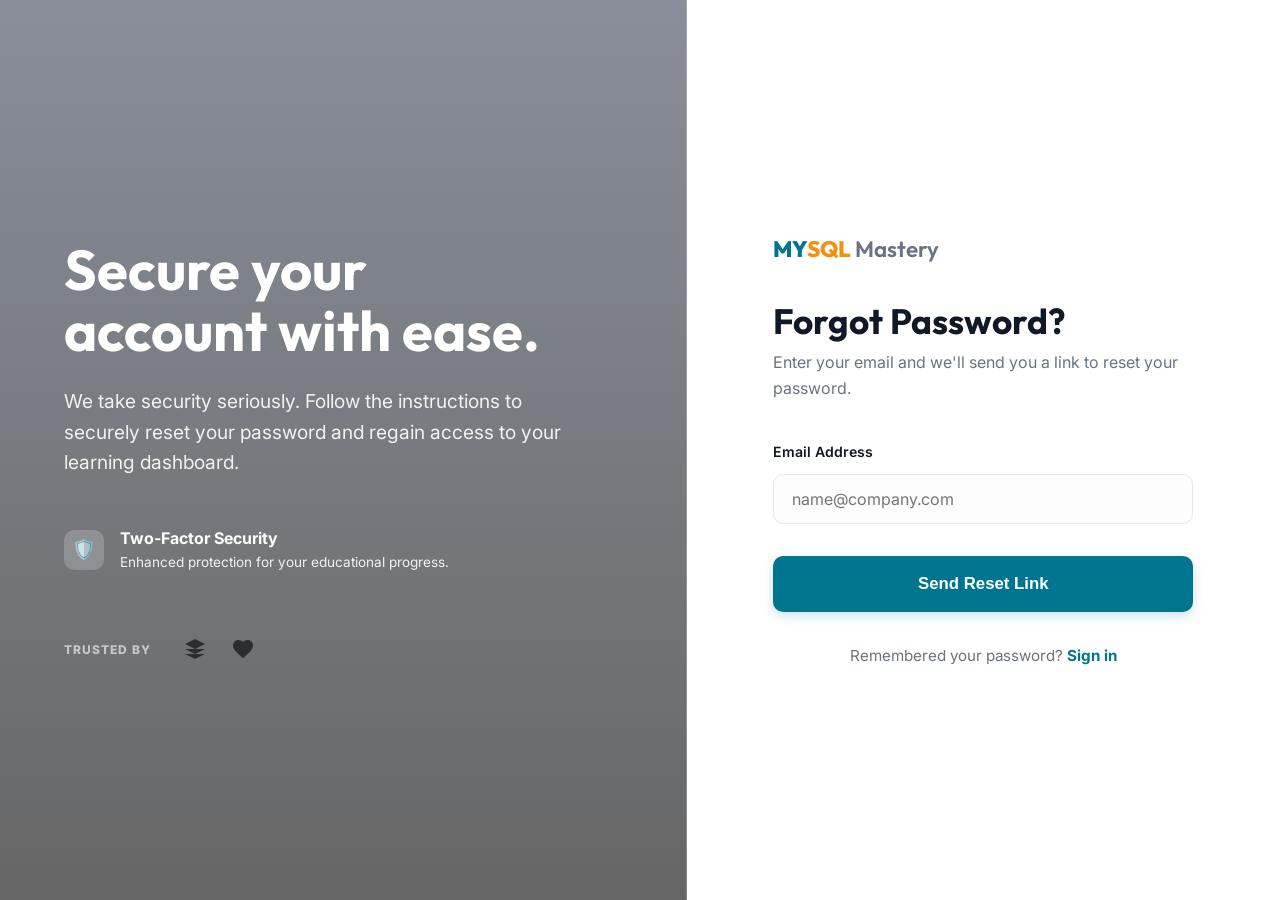
<file: mysql_edu/frontend/auth/forgot-password.html>
<!DOCTYPE html>
<html lang="en">

<head>
    <meta charset="UTF-8">
    <meta name="viewport" content="width=device-width, initial-scale=1.0">
    <title>Forgot Password | MySQL Mastery Hub</title>
    <link rel="preconnect" href="https://fonts.googleapis.com">
    <link rel="preconnect" href="https://fonts.gstatic.com" crossorigin>
    <link
        href="https://fonts.googleapis.com/css2?family=Outfit:wght@300;400;600;700;800&family=Inter:wght@300;400;500;600&display=swap"
        rel="stylesheet">
    <link rel="stylesheet" href="../css/style.css">
    <link rel="stylesheet" href="../css/auth.css">
</head>

<body class="auth-page">
    <div class="auth-container">
        <aside class="auth-visual" style="background-image: linear-gradient(rgba(107, 114, 128, 0.8), rgba(0, 0, 0, 0.6)), url('https://images.unsplash.com/photo-1550751827-4bd374c3f58b?auto=format&fit=crop&q=80&w=2000');">
            <div class="auth-visual-content">
                <h2>Secure your account with ease.</h2>
                <p>We take security seriously. Follow the instructions to securely reset your password and regain access to your learning dashboard.</p>
                
                <div class="auth-features">
                    <div class="auth-feature">
                        <div class="af-icon">🛡️</div>
                        <div>
                            <strong>Two-Factor Security</strong>
                            <p style="font-size: 0.85rem; margin-bottom: 0;">Enhanced protection for your educational progress.</p>
                        </div>
                    </div>
                </div>

                <div class="auth-logos" style="margin-top: 4rem; display: flex; gap: 2rem; align-items: center; opacity: 0.6;">
                    <span style="font-size: 0.75rem; text-transform: uppercase; letter-spacing: 1px; font-weight: 800;">Trusted by</span>
                    <div style="display: flex; gap: 1.5rem; filter: grayscale(1) invert(1);">
                        <svg width="24" height="24" viewBox="0 0 24 24" fill="currentColor"><path d="M12 2L2 7l10 5 10-5-10-5zM2 17l10 5 10-5M2 12l10 5 10-5"/></svg>
                        <svg width="24" height="24" viewBox="0 0 24 24" fill="currentColor"><path d="M12 21.35l-1.45-1.32C5.4 15.36 2 12.28 2 8.5 2 5.42 4.42 3 7.5 3c1.74 0 3.41.81 4.5 2.09C13.09 3.81 14.76 3 16.5 3 19.58 3 22 5.42 22 8.5c0 3.78-3.4 6.86-8.55 11.54L12 21.35z"/></svg>
                    </div>
                </div>
            </div>
        </aside>

        <main class="auth-content">
            <div class="auth-card">
                <header class="auth-header">
                    <a href="../index.html" class="logo">
                        <span class="mysql-blue">MY</span><span class="mysql-orange">SQL</span><span class="logo-text"> Mastery</span>
                    </a>
                    <h1>Forgot Password?</h1>
                    <p>Enter your email and we'll send you a link to reset your password.</p>
                </header>

                <form class="auth-form" id="forgot-form">
                    <div class="form-group">
                        <label for="email">Email Address</label>
                        <input type="email" id="email" class="form-control" placeholder="name@company.com" required>
                    </div>
                    <button type="submit" class="auth-btn">Send Reset Link</button>
                </form>

                <div class="auth-footer">
                    Remembered your password? <a href="login.html">Sign in</a>
                </div>
            </div>

            <!-- Success Message (Hidden by default) -->
            <div class="auth-card" id="success-card" style="display: none; text-align: center;">
                <div style="width: 64px; height: 64px; background: #dcfce7; color: #16a34a; border-radius: 50%; display: flex; align-items: center; justify-content: center; margin: 0 auto 2rem; font-size: 2rem;">✓</div>
                <h1>Check your email</h1>
                <p>We've sent a password reset link to your email address. Please check your inbox and spam folder.</p>
                <div class="auth-footer" style="margin-top: 3rem;">
                    Didn't receive it? <a href="#" onclick="location.reload()">Try again</a>
                </div>
            </div>
        </main>
    </div>

    <script>
        document.getElementById('forgot-form').addEventListener('submit', (e) => {
            e.preventDefault();
            const form = e.target;
            const btn = form.querySelector('.auth-btn');
            btn.textContent = 'Sending...';
            btn.disabled = true;
            
            setTimeout(() => {
                form.parentElement.style.display = 'none';
                document.getElementById('success-card').style.display = 'block';
                document.getElementById('success-card').style.opacity = '1';
            }, 1500);
        });
    </script>
</body>

</html>
</file>
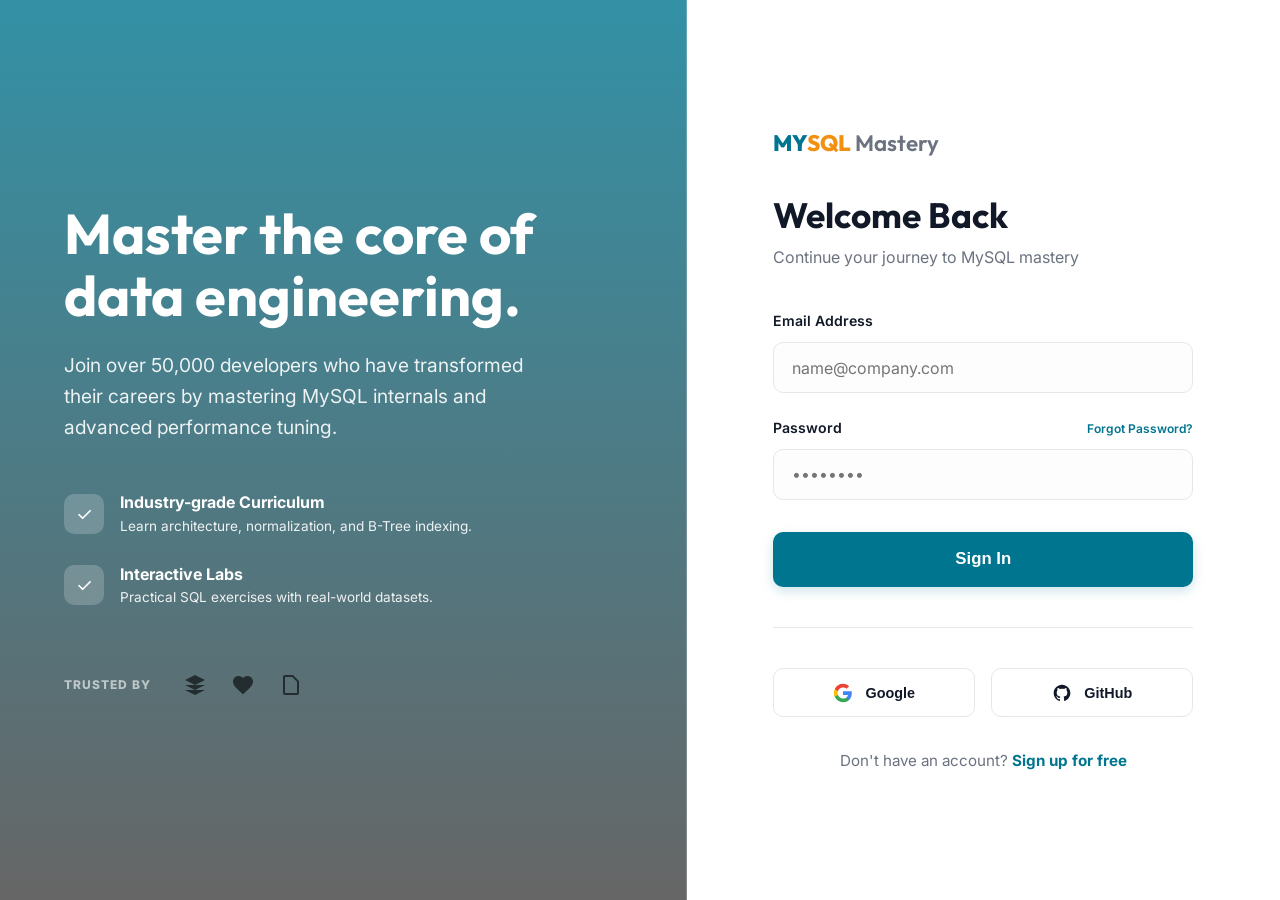
<file: mysql_edu/frontend/auth/login.html>
<!DOCTYPE html>
<html lang="en">

<head>
    <meta charset="UTF-8">
    <meta name="viewport" content="width=device-width, initial-scale=1.0">
    <title>Login | MySQL Mastery Hub</title>
    <link rel="preconnect" href="https://fonts.googleapis.com">
    <link rel="preconnect" href="https://fonts.gstatic.com" crossorigin>
    <link
        href="https://fonts.googleapis.com/css2?family=Outfit:wght@300;400;600;700;800&family=Inter:wght@300;400;500;600&display=swap"
        rel="stylesheet">
    <link rel="stylesheet" href="../css/style.css">
    <link rel="stylesheet" href="../css/auth.css">
</head>

<body class="auth-page">
    <div class="auth-container">
        <aside class="auth-visual">
            <div class="auth-visual-content">
                <h2>Master the core of data engineering.</h2>
                <p>Join over 50,000 developers who have transformed their careers by mastering MySQL internals and advanced performance tuning.</p>
                
                <div class="auth-features">
                    <div class="auth-feature">
                        <div class="af-icon">✓</div>
                        <div>
                            <strong>Industry-grade Curriculum</strong>
                            <p style="font-size: 0.85rem; margin-bottom: 0;">Learn architecture, normalization, and B-Tree indexing.</p>
                        </div>
                    </div>
                    <div class="auth-feature">
                        <div class="af-icon">✓</div>
                        <div>
                            <strong>Interactive Labs</strong>
                            <p style="font-size: 0.85rem; margin-bottom: 0;">Practical SQL exercises with real-world datasets.</p>
                        </div>
                    </div>
                </div>

                <div class="auth-logos" style="margin-top: 4rem; display: flex; gap: 2rem; align-items: center; opacity: 0.6;">
                    <span style="font-size: 0.75rem; text-transform: uppercase; letter-spacing: 1px; font-weight: 800;">Trusted by</span>
                    <div style="display: flex; gap: 1.5rem; filter: grayscale(1) invert(1);">
                        <!-- Simple SVGs representing company logos -->
                        <svg width="24" height="24" viewBox="0 0 24 24" fill="currentColor"><path d="M12 2L2 7l10 5 10-5-10-5zM2 17l10 5 10-5M2 12l10 5 10-5"/></svg>
                        <svg width="24" height="24" viewBox="0 0 24 24" fill="currentColor"><path d="M12 21.35l-1.45-1.32C5.4 15.36 2 12.28 2 8.5 2 5.42 4.42 3 7.5 3c1.74 0 3.41.81 4.5 2.09C13.09 3.81 14.76 3 16.5 3 19.58 3 22 5.42 22 8.5c0 3.78-3.4 6.86-8.55 11.54L12 21.35z"/></svg>
                        <svg width="24" height="24" viewBox="0 0 24 24" fill="currentColor"><path d="M13.17 4L18 8.83V20H6V4h7.17M14 2H6c-1.1 0-2 .9-2 2v16c0 1.1.9 2 2 2h12c1.1 0 2-.9 2-2V8l-6-6z"/></svg>
                    </div>
                </div>
            </div>
        </aside>

        <main class="auth-content">
            <div class="auth-card">
                <header class="auth-header">
                    <a href="../index.html" class="logo">
                        <span class="mysql-blue">MY</span><span class="mysql-orange">SQL</span><span class="logo-text"> Mastery</span>
                    </a>
                    <h1>Welcome Back</h1>
                    <p>Continue your journey to MySQL mastery</p>
                </header>

                <form class="auth-form" id="login-form">
                    <div class="form-group">
                        <label for="email">Email Address</label>
                        <input type="email" id="email" class="form-control" placeholder="name@company.com" required>
                    </div>
                    <div class="form-group">
                        <div style="display: flex; justify-content: space-between; align-items: center;">
                            <label for="password">Password</label>
                            <a href="forgot-password.html" style="font-size: 0.75rem; color: var(--mysql-blue); text-decoration: none; font-weight: 600;">Forgot Password?</a>
                        </div>
                        <input type="password" id="password" class="form-control" placeholder="••••••••" required>
                    </div>
                    <button type="submit" class="auth-btn">Sign In</button>
                </form>

                <div class="social-auth">
                    <button class="social-btn">
                        <svg viewBox="0 0 24 24">
                            <path d="M22.56 12.25c0-.78-.07-1.53-.2-2.25H12v4.26h5.92c-.26 1.37-1.04 2.53-2.21 3.31v2.77h3.57c2.08-1.92 3.28-4.74 3.28-8.09z" fill="#4285F4"/>
                            <path d="M12 23c2.97 0 5.46-.98 7.28-2.66l-3.57-2.77c-.98.66-2.23 1.06-3.71 1.06-2.86 0-5.29-1.93-6.16-4.53H2.18v2.84C3.99 20.53 7.7 23 12 23z" fill="#34A853"/>
                            <path d="M5.84 14.09c-.22-.66-.35-1.36-.35-2.09s.13-1.43.35-2.09V7.07H2.18C1.43 8.55 1 10.22 1 12s.43 3.45 1.18 4.93l2.85-2.22.81-.62z" fill="#FBBC05"/>
                            <path d="M12 5.38c1.62 0 3.06.56 4.21 1.66l3.15-3.15C17.45 2.09 14.97 1 12 1 7.7 1 3.99 3.47 2.18 7.07l3.66 2.84c.87-2.6 3.3-4.53 6.16-4.53z" fill="#EA4335"/>
                        </svg>
                        Google
                    </button>
                    <button class="social-btn">
                        <svg viewBox="0 0 24 24" fill="currentColor">
                            <path d="M12 2C6.477 2 2 6.477 2 12c0 4.418 2.865 8.166 6.839 9.489.5.092.682-.217.682-.482 0-.237-.008-.866-.013-1.7-2.782.604-3.369-1.34-3.369-1.34-.454-1.156-1.11-1.463-1.11-1.463-.908-.62.069-.608.069-.608 1.003.07 1.531 1.03 1.531 1.03.892 1.529 2.341 1.087 2.91.832.092-.647.35-1.088.636-1.338-2.22-.253-4.555-1.11-4.555-4.943 0-1.091.39-1.984 1.029-2.683-.103-.253-.446-1.27.098-2.647 0 0 .84-.269 2.75 1.025A9.564 9.564 0 0112 6.844c.85.004 1.705.115 2.504.337 1.909-1.294 2.747-1.025 2.747-1.025.546 1.377.203 2.394.1 2.647.64.699 1.028 1.592 1.028 2.683 0 3.842-2.339 4.687-4.566 4.935.359.309.678.92.678 1.852 0 1.336-.012 2.415-.012 2.743 0 .267.18.577.688.48C19.137 20.164 22 16.418 22 12c0-5.523-4.477-10-10-10z"/>
                        </svg>
                        GitHub
                    </button>
                </div>

                <div class="auth-footer">
                    Don't have an account? <a href="register.html">Sign up for free</a>
                </div>
            </div>
        </main>
    </div>

    <script>
        document.getElementById('login-form').addEventListener('submit', (e) => {
            e.preventDefault();
            const btn = e.target.querySelector('.auth-btn');
            btn.textContent = 'Signing in...';
            btn.disabled = true;
            
            setTimeout(() => {
                window.location.href = '../index.html';
            }, 1000);
        });
    </script>
</body>

</html>
</file>
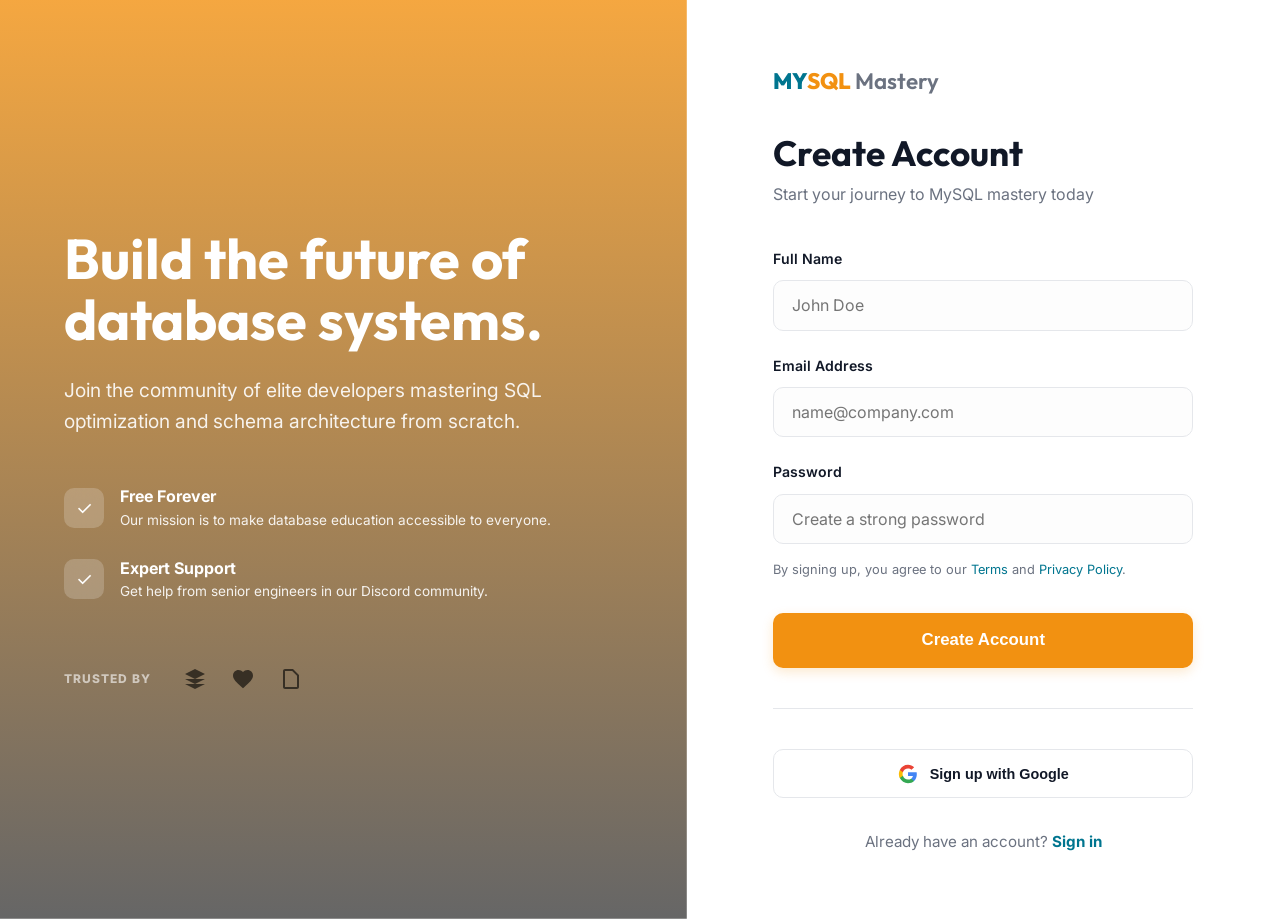
<file: mysql_edu/frontend/auth/register.html>
<!DOCTYPE html>
<html lang="en">

<head>
    <meta charset="UTF-8">
    <meta name="viewport" content="width=device-width, initial-scale=1.0">
    <title>Register | MySQL Mastery Hub</title>
    <link rel="preconnect" href="https://fonts.googleapis.com">
    <link rel="preconnect" href="https://fonts.gstatic.com" crossorigin>
    <link
        href="https://fonts.googleapis.com/css2?family=Outfit:wght@300;400;600;700;800&family=Inter:wght@300;400;500;600&display=swap"
        rel="stylesheet">
    <link rel="stylesheet" href="../css/style.css">
    <link rel="stylesheet" href="../css/auth.css">
</head>

<body class="auth-page">
    <div class="auth-container">
        <aside class="auth-visual" style="background-image: linear-gradient(rgba(242, 145, 17, 0.8), rgba(0, 0, 0, 0.6)), url('https://images.unsplash.com/photo-1516321318423-f06f85e504b3?auto=format&fit=crop&q=80&w=2000');">
            <div class="auth-visual-content">
                <h2>Build the future of database systems.</h2>
                <p>Join the community of elite developers mastering SQL optimization and schema architecture from scratch.</p>
                
                <div class="auth-features">
                    <div class="auth-feature">
                        <div class="af-icon">✓</div>
                        <div>
                            <strong>Free Forever</strong>
                            <p style="font-size: 0.85rem; margin-bottom: 0;">Our mission is to make database education accessible to everyone.</p>
                        </div>
                    </div>
                    <div class="auth-feature">
                        <div class="af-icon">✓</div>
                        <div>
                            <strong>Expert Support</strong>
                            <p style="font-size: 0.85rem; margin-bottom: 0;">Get help from senior engineers in our Discord community.</p>
                        </div>
                    </div>
                </div>

                <div class="auth-logos" style="margin-top: 4rem; display: flex; gap: 2rem; align-items: center; opacity: 0.6;">
                    <span style="font-size: 0.75rem; text-transform: uppercase; letter-spacing: 1px; font-weight: 800;">Trusted by</span>
                    <div style="display: flex; gap: 1.5rem; filter: grayscale(1) invert(1);">
                        <svg width="24" height="24" viewBox="0 0 24 24" fill="currentColor"><path d="M12 2L2 7l10 5 10-5-10-5zM2 17l10 5 10-5M2 12l10 5 10-5"/></svg>
                        <svg width="24" height="24" viewBox="0 0 24 24" fill="currentColor"><path d="M12 21.35l-1.45-1.32C5.4 15.36 2 12.28 2 8.5 2 5.42 4.42 3 7.5 3c1.74 0 3.41.81 4.5 2.09C13.09 3.81 14.76 3 16.5 3 19.58 3 22 5.42 22 8.5c0 3.78-3.4 6.86-8.55 11.54L12 21.35z"/></svg>
                        <svg width="24" height="24" viewBox="0 0 24 24" fill="currentColor"><path d="M13.17 4L18 8.83V20H6V4h7.17M14 2H6c-1.1 0-2 .9-2 2v16c0 1.1.9 2 2 2h12c1.1 0 2-.9 2-2V8l-6-6z"/></svg>
                    </div>
                </div>
            </div>
        </aside>

        <main class="auth-content">
            <div class="auth-card">
                <header class="auth-header">
                    <a href="../index.html" class="logo">
                        <span class="mysql-blue">MY</span><span class="mysql-orange">SQL</span><span class="logo-text"> Mastery</span>
                    </a>
                    <h1>Create Account</h1>
                    <p>Start your journey to MySQL mastery today</p>
                </header>

                <form class="auth-form" id="register-form">
                    <div class="form-group">
                        <label for="name">Full Name</label>
                        <input type="text" id="name" class="form-control" placeholder="John Doe" required>
                    </div>
                    <div class="form-group">
                        <label for="email">Email Address</label>
                        <input type="email" id="email" class="form-control" placeholder="name@company.com" required>
                    </div>
                    <div class="form-group">
                        <label for="password">Password</label>
                        <input type="password" id="password" class="form-control" placeholder="Create a strong password" required>
                    </div>
                    <div style="font-size: 0.8rem; color: var(--gray); margin-top: -0.5rem;">
                        By signing up, you agree to our <a href="#" style="color: var(--mysql-blue); text-decoration: none;">Terms</a> and <a href="#" style="color: var(--mysql-blue); text-decoration: none;">Privacy Policy</a>.
                    </div>
                    <button type="submit" class="auth-btn" style="background: var(--mysql-orange); box-shadow: 0 4px 12px rgba(242, 145, 17, 0.2);">Create Account</button>
                </form>

                <div class="social-auth">
                    <button class="social-btn" style="grid-column: span 2;">
                        <svg viewBox="0 0 24 24">
                            <path d="M22.56 12.25c0-.78-.07-1.53-.2-2.25H12v4.26h5.92c-.26 1.37-1.04 2.53-2.21 3.31v2.77h3.57c2.08-1.92 3.28-4.74 3.28-8.09z" fill="#4285F4"/>
                            <path d="M12 23c2.97 0 5.46-.98 7.28-2.66l-3.57-2.77c-.98.66-2.23 1.06-3.71 1.06-2.86 0-5.29-1.93-6.16-4.53H2.18v2.84C3.99 20.53 7.7 23 12 23z" fill="#34A853"/>
                            <path d="M5.84 14.09c-.22-.66-.35-1.36-.35-2.09s.13-1.43.35-2.09V7.07H2.18C1.43 8.55 1 10.22 1 12s.43 3.45 1.18 4.93l2.85-2.22.81-.62z" fill="#FBBC05"/>
                            <path d="M12 5.38c1.62 0 3.06.56 4.21 1.66l3.15-3.15C17.45 2.09 14.97 1 12 1 7.7 1 3.99 3.47 2.18 7.07l3.66 2.84c.87-2.6 3.3-4.53 6.16-4.53z" fill="#EA4335"/>
                        </svg>
                        Sign up with Google
                    </button>
                </div>

                <div class="auth-footer">
                    Already have an account? <a href="login.html">Sign in</a>
                </div>
            </div>
        </main>
    </div>

    <script>
        document.getElementById('register-form').addEventListener('submit', (e) => {
            e.preventDefault();
            const btn = e.target.querySelector('.auth-btn');
            btn.textContent = 'Creating account...';
            btn.disabled = true;
            
            setTimeout(() => {
                window.location.href = '../index.html';
            }, 1500);
        });
    </script>
</body>

</html>
</file>
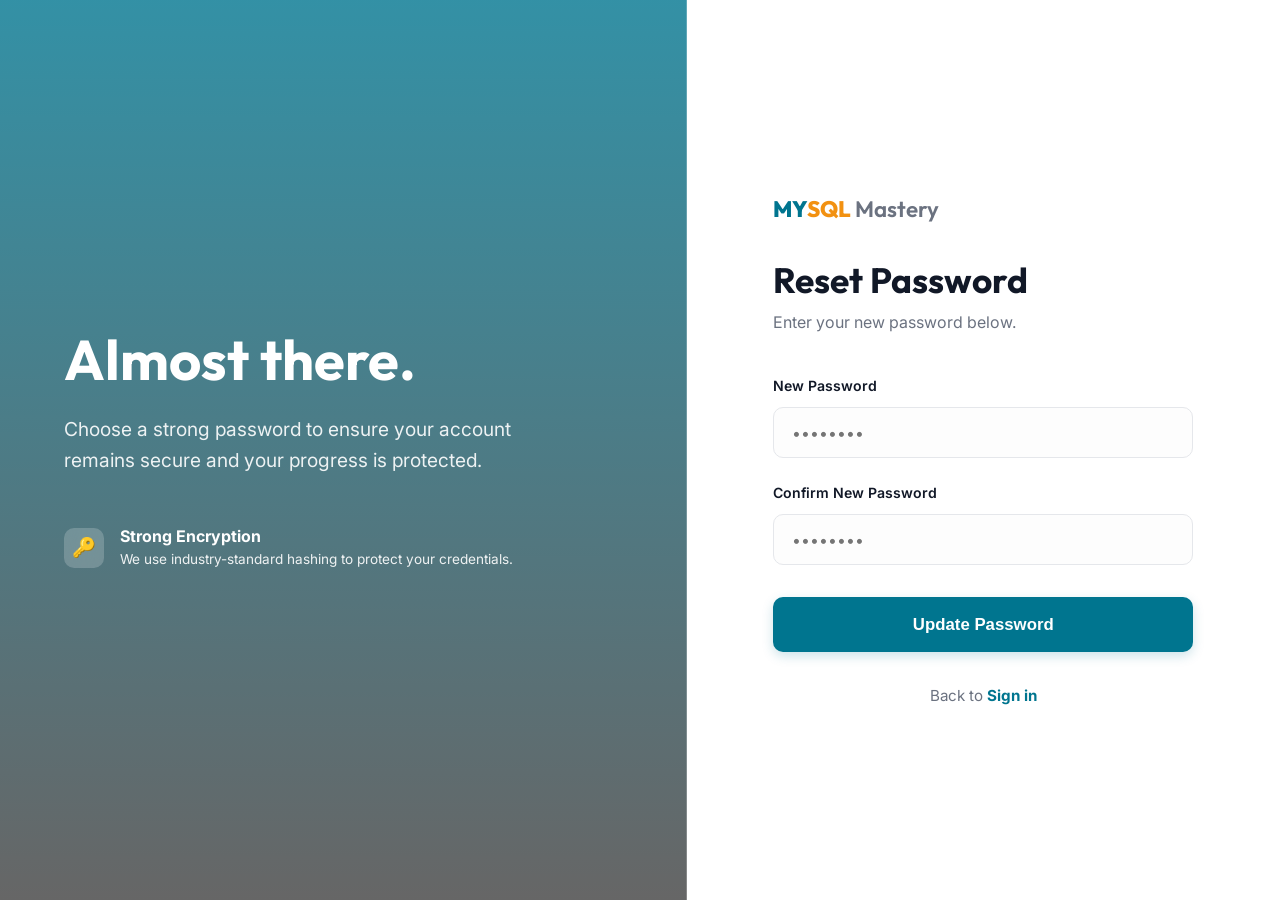
<file: mysql_edu/frontend/auth/reset-password.html>
<!DOCTYPE html>
<html lang="en">

<head>
    <meta charset="UTF-8">
    <meta name="viewport" content="width=device-width, initial-scale=1.0">
    <title>Reset Password | MySQL Mastery Hub</title>
    <link rel="preconnect" href="https://fonts.googleapis.com">
    <link rel="preconnect" href="https://fonts.gstatic.com" crossorigin>
    <link
        href="https://fonts.googleapis.com/css2?family=Outfit:wght@300;400;600;700;800&family=Inter:wght@300;400;500;600&display=swap"
        rel="stylesheet">
    <link rel="stylesheet" href="../css/style.css">
    <link rel="stylesheet" href="../css/auth.css">
</head>

<body class="auth-page">
    <div class="auth-container">
        <aside class="auth-visual" style="background-image: linear-gradient(rgba(0, 117, 143, 0.8), rgba(0, 0, 0, 0.6)), url('https://images.unsplash.com/photo-1633265486232-442b84444ce4?auto=format&fit=crop&q=80&w=2000');">
            <div class="auth-visual-content">
                <h2>Almost there.</h2>
                <p>Choose a strong password to ensure your account remains secure and your progress is protected.</p>
                
                <div class="auth-features">
                    <div class="auth-feature">
                        <div class="af-icon">🔑</div>
                        <div>
                            <strong>Strong Encryption</strong>
                            <p style="font-size: 0.85rem; margin-bottom: 0;">We use industry-standard hashing to protect your credentials.</p>
                        </div>
                    </div>
                </div>
            </div>
        </aside>

        <main class="auth-content">
            <div class="auth-card">
                <header class="auth-header">
                    <a href="../index.html" class="logo">
                        <span class="mysql-blue">MY</span><span class="mysql-orange">SQL</span><span class="logo-text"> Mastery</span>
                    </a>
                    <h1>Reset Password</h1>
                    <p>Enter your new password below.</p>
                </header>

                <form class="auth-form" id="reset-form">
                    <div class="form-group">
                        <label for="password">New Password</label>
                        <input type="password" id="password" class="form-control" placeholder="••••••••" required>
                    </div>
                    <div class="form-group">
                        <label for="confirm-password">Confirm New Password</label>
                        <input type="password" id="confirm-password" class="form-control" placeholder="••••••••" required>
                    </div>
                    <button type="submit" class="auth-btn">Update Password</button>
                </form>

                <div class="auth-footer">
                    Back to <a href="login.html">Sign in</a>
                </div>
            </div>

            <!-- Success Message -->
            <div class="auth-card" id="reset-success-card" style="display: none; text-align: center;">
                <div style="width: 64px; height: 64px; background: #dcfce7; color: #16a34a; border-radius: 50%; display: flex; align-items: center; justify-content: center; margin: 0 auto 2rem; font-size: 2rem;">✓</div>
                <h1>Password Updated</h1>
                <p>Your password has been successfully reset. You can now log in with your new credentials.</p>
                <div style="margin-top: 2rem;">
                    <a href="login.html" class="auth-btn" style="display: block; text-decoration: none;">Sign In Now</a>
                </div>
            </div>
        </main>
    </div>

    <script>
        document.getElementById('reset-form').addEventListener('submit', (e) => {
            e.preventDefault();
            const password = document.getElementById('password').value;
            const confirm = document.getElementById('confirm-password').value;

            if (password !== confirm) {
                alert('Passwords do not match!');
                return;
            }

            const form = e.target;
            const btn = form.querySelector('.auth-btn');
            btn.textContent = 'Updating...';
            btn.disabled = true;
            
            setTimeout(() => {
                form.parentElement.style.display = 'none';
                document.getElementById('reset-success-card').style.display = 'block';
                document.getElementById('reset-success-card').style.opacity = '1';
            }, 1500);
        });
    </script>
</body>

</html>
</file>
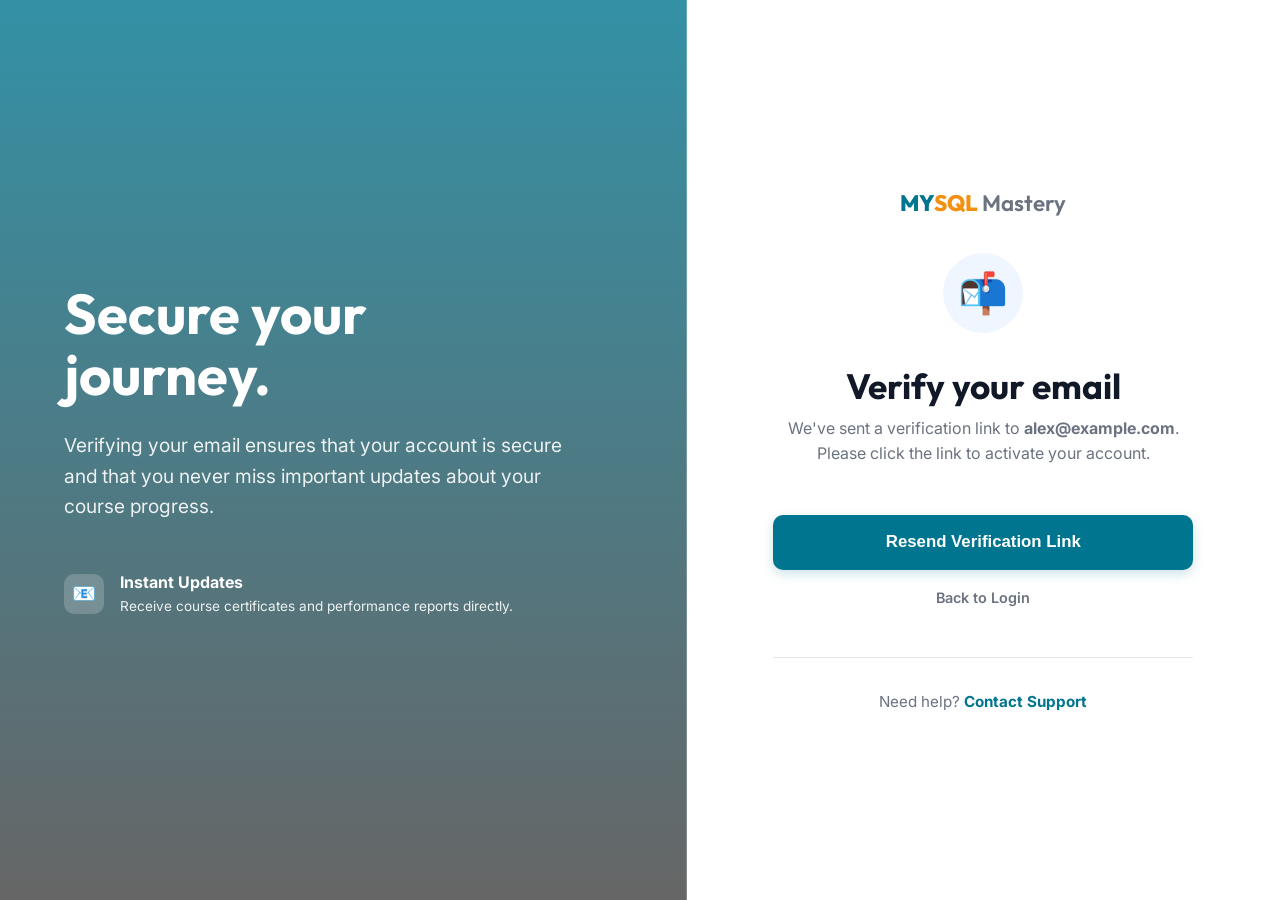
<file: mysql_edu/frontend/auth/verify-email.html>
<!DOCTYPE html>
<html lang="en">

<head>
    <meta charset="UTF-8">
    <meta name="viewport" content="width=device-width, initial-scale=1.0">
    <title>Verify Email | MySQL Mastery Hub</title>
    <link rel="preconnect" href="https://fonts.googleapis.com">
    <link rel="preconnect" href="https://fonts.gstatic.com" crossorigin>
    <link
        href="https://fonts.googleapis.com/css2?family=Outfit:wght@300;400;600;700;800&family=Inter:wght@300;400;500;600&display=swap"
        rel="stylesheet">
    <link rel="stylesheet" href="../css/style.css">
    <link rel="stylesheet" href="../css/auth.css">
</head>

<body class="auth-page">
    <div class="auth-container">
        <aside class="auth-visual" style="background-image: linear-gradient(rgba(0, 117, 143, 0.8), rgba(0, 0, 0, 0.6)), url('https://images.unsplash.com/photo-1557200134-90327ee9fafa?auto=format&fit=crop&q=80&w=2000');">
            <div class="auth-visual-content">
                <h2>Secure your journey.</h2>
                <p>Verifying your email ensures that your account is secure and that you never miss important updates about your course progress.</p>
                
                <div class="auth-features">
                    <div class="auth-feature">
                        <div class="af-icon">📧</div>
                        <div>
                            <strong>Instant Updates</strong>
                            <p style="font-size: 0.85rem; margin-bottom: 0;">Receive course certificates and performance reports directly.</p>
                        </div>
                    </div>
                </div>
            </div>
        </aside>

        <main class="auth-content">
            <div class="auth-card" style="text-align: center;">
                <header class="auth-header" style="text-align: center;">
                    <a href="../index.html" class="logo">
                        <span class="mysql-blue">MY</span><span class="mysql-orange">SQL</span><span class="logo-text"> Mastery</span>
                    </a>
                    <div style="width: 80px; height: 80px; background: #eff6ff; color: #3b82f6; border-radius: 50%; display: flex; align-items: center; justify-content: center; margin: 0 auto 2rem; font-size: 2.5rem;">📬</div>
                    <h1>Verify your email</h1>
                    <p>We've sent a verification link to <strong>alex@example.com</strong>. Please click the link to activate your account.</p>
                </header>

                <div style="display: flex; flex-direction: column; gap: 1rem; margin-top: 2rem;">
                    <button class="auth-btn" onclick="this.textContent='Link Resent!'; this.style.background='#16a34a';">Resend Verification Link</button>
                    <a href="login.html" style="color: var(--gray); text-decoration: none; font-size: 0.9rem; font-weight: 600;">Back to Login</a>
                </div>

                <div class="auth-footer" style="margin-top: 3rem; padding-top: 2rem; border-top: 1px solid var(--border);">
                    Need help? <a href="#">Contact Support</a>
                </div>
            </div>
        </main>
    </div>
</body>

</html>
</file>
<file: mysql_edu/frontend/css/style.css>
:root {
    --mysql-blue: #00758f;
    --mysql-orange: #f29111;
    --dark: #111827;
    --light: #ffffff;
    --border: #e5e7eb;
    --gray: #6b7280;
    --bg-alt: #f9fafb;
    --sidebar-w: 280px;
    --ease: cubic-bezier(0.4, 0, 0.2, 1);
    --transition: all 0.2s var(--ease);
}

* {
    margin: 0;
    padding: 0;
    box-sizing: border-box;
}

html {
    scroll-behavior: smooth;
}

body {
    font-family: 'Inter', sans-serif;
    background: var(--light);
    color: var(--dark);
    line-height: 1.6;
    -webkit-font-smoothing: antialiased;
}

h1,
h2,
h3,
h4,
h5 {
    font-family: 'Outfit', sans-serif;
    font-weight: 700;
    line-height: 1.2;
}

::-webkit-scrollbar {
    width: 6px;
    height: 6px;
}

::-webkit-scrollbar-track {
    background: transparent;
}

::-webkit-scrollbar-thumb {
    background: #d1d5db;
    border-radius: 10px;
}

::-webkit-scrollbar-thumb:hover {
    background: var(--mysql-blue);
}

.container {
    max-width: 1200px;
    margin: 0 auto;
    padding: 0 2rem;
}

.mysql-blue {
    color: var(--mysql-blue);
}

.mysql-orange {
    color: var(--mysql-orange);
}

code {
    background: #f3f4f6;
    padding: 0.15rem 0.45rem;
    border-radius: 4px;
    font-family: 'JetBrains Mono', monospace;
    font-size: 0.85em;
    color: var(--mysql-blue);
}

/* ── HEADER ── */
.clean-header {
    border-bottom: 1px solid var(--border);
    background: var(--light);
    position: sticky;
    top: 0;
    z-index: 100;
}

.clean-header .container {
    display: flex;
    align-items: center;
    gap: 2rem;
    padding-top: 1.2rem;
    padding-bottom: 1.2rem;
}

.logo {
    font-family: 'Outfit', sans-serif;
    font-size: 1.4rem;
    font-weight: 800;
    text-decoration: none;
    color: var(--dark);
    flex-shrink: 0;
}

.logo-text {
    font-weight: 600;
    color: var(--gray);
}

.clean-nav {
    list-style: none;
    display: flex;
    gap: 2rem;
    margin-left: 2rem;
}

.clean-nav a {
    text-decoration: none;
    color: var(--gray);
    font-weight: 500;
    font-size: 0.9rem;
    transition: var(--transition);
}

.clean-nav a:hover,
.clean-nav a.active {
    color: var(--mysql-blue);
}

.nav-cta {
    margin-left: auto;
    text-decoration: none;
    background: var(--mysql-blue);
    color: white;
    padding: 0.6rem 1.4rem;
    border-radius: 6px;
    font-size: 0.85rem;
    font-weight: 700;
    transition: var(--transition);
}

.nav-cta:hover {
    background: #005f74;
}

/* ── BUTTONS ── */
.btn {
    display: inline-block;
    text-decoration: none;
    padding: 0.85rem 2rem;
    border-radius: 8px;
    font-weight: 700;
    font-size: 0.95rem;
    transition: var(--transition);
}

.btn.primary {
    background: var(--mysql-blue);
    color: white;
}

.btn.primary:hover {
    background: #005f74;
}

.btn.outline {
    border: 1.5px solid var(--border);
    color: var(--dark);
    background: white;
}

.btn.outline:hover {
    border-color: var(--mysql-blue);
    color: var(--mysql-blue);
}

/* ── HERO ── */
.hero {
    padding: 7rem 0 6rem;
    text-align: center;
    border-bottom: 1px solid var(--border);
}

.hero-label {
    display: inline-block;
    background: #f0fdf4;
    color: #16a34a;
    border: 1px solid #bbf7d0;
    padding: 0.4rem 1rem;
    border-radius: 50px;
    font-size: 0.78rem;
    font-weight: 700;
    margin-bottom: 2rem;
    letter-spacing: 0.5px;
}

.hero h1 {
    font-size: 4.2rem;
    line-height: 1.08;
    margin-bottom: 1.5rem;
    max-width: 800px;
    margin-left: auto;
    margin-right: auto;
}

.hero p {
    font-size: 1.2rem;
    color: var(--gray);
    max-width: 680px;
    margin: 0 auto 3rem;
    line-height: 1.8;
}

.hero-actions {
    display: flex;
    justify-content: center;
    gap: 1rem;
    flex-wrap: wrap;
    margin-bottom: 4rem;
}

.hero-stats {
    display: flex;
    justify-content: center;
    align-items: center;
    gap: 0;
}

.stat {
    padding: 0 2.5rem;
    text-align: center;
}

.stat strong {
    display: block;
    font-size: 2rem;
    font-weight: 800;
    color: var(--dark);
}

.stat span {
    font-size: 0.85rem;
    color: var(--gray);
}

.stat-div {
    width: 1px;
    height: 40px;
    background: var(--border);
}

/* ── CURRICULUM ── */
.curriculum-section {
    padding: 7rem 0;
}

.section-head {
    text-align: center;
    margin-bottom: 4rem;
}

.section-eyebrow {
    font-size: 0.78rem;
    font-weight: 800;
    text-transform: uppercase;
    letter-spacing: 2px;
    color: var(--mysql-orange);
    margin-bottom: 1rem;
    display: block;
}

.section-head h2 {
    font-size: 3rem;
    margin-bottom: 1rem;
}

.section-head p {
    color: var(--gray);
    font-size: 1.1rem;
}

.module-cards {
    display: grid;
    grid-template-columns: repeat(3, 1fr);
    gap: 1.5rem;
}

.module-card {
    display: flex;
    gap: 1.5rem;
    padding: 2rem;
    border: 1px solid var(--border);
    border-radius: 16px;
    text-decoration: none;
    color: inherit;
    transition: var(--transition);
    background: white;
    align-items: flex-start;
}

.module-card:hover {
    border-color: var(--mysql-blue);
    transform: translateY(-4px);
}

.module-card.featured {
    border-color: var(--mysql-blue);
    background: #f0f9ff;
}

.module-card:nth-child(4),
.module-card:nth-child(5) {
    grid-column: span 1;
}

.module-cards .module-card:nth-child(4) {
    grid-column: 1 / 2;
}

.module-cards .module-card:nth-child(5) {
    grid-column: 2 / 3;
}

.mc-icon {
    font-size: 2rem;
    flex-shrink: 0;
    width: 52px;
    height: 52px;
    display: flex;
    align-items: center;
    justify-content: center;
    border-radius: 12px;
}

.mc-icon.arch {
    background: #f0f9ff;
}

.mc-icon.schema {
    background: #fff7ed;
}

.mc-icon.norm {
    background: #f0fdf4;
}

.mc-icon.query {
    background: #fdf4ff;
}

.mc-icon.perf {
    background: #fefce8;
}

.mc-num {
    font-size: 0.72rem;
    font-weight: 800;
    color: var(--gray);
    text-transform: uppercase;
    letter-spacing: 1px;
    margin-bottom: 0.5rem;
}

.mc-body h3 {
    font-size: 1.2rem;
    margin-bottom: 0.5rem;
}

.mc-body p {
    font-size: 0.88rem;
    color: var(--gray);
    margin-bottom: 1rem;
    line-height: 1.5;
}

.mc-topics {
    list-style: none;
    display: flex;
    flex-direction: column;
    gap: 0.3rem;
}

.mc-topics li {
    font-size: 0.8rem;
    color: var(--gray);
    padding-left: 1rem;
    position: relative;
}

.mc-topics li::before {
    content: '→';
    position: absolute;
    left: 0;
    color: var(--mysql-blue);
}

/* ── NORMALIZATION TEASER ── */
.norm-teaser {
    background: var(--bg-alt);
    padding: 7rem 0;
    border-top: 1px solid var(--border);
    border-bottom: 1px solid var(--border);
}

.norm-inner {
    display: grid;
    grid-template-columns: 1fr 1fr;
    gap: 6rem;
    align-items: center;
}

.norm-text .section-eyebrow {
    text-align: left;
}

.norm-text h2 {
    font-size: 2.8rem;
    margin-bottom: 1.5rem;
}

.norm-text>p {
    color: var(--gray);
    line-height: 1.8;
    margin-bottom: 2rem;
}

.norm-checks {
    display: flex;
    flex-direction: column;
    gap: 1.5rem;
    margin-bottom: 2.5rem;
}

.norm-check {
    display: flex;
    gap: 1rem;
    align-items: flex-start;
}

.chk {
    width: 26px;
    height: 26px;
    background: var(--mysql-blue);
    color: white;
    border-radius: 6px;
    display: flex;
    align-items: center;
    justify-content: center;
    font-weight: 900;
    font-size: 0.8rem;
    flex-shrink: 0;
    margin-top: 2px;
}

.norm-check strong {
    display: block;
    font-size: 0.95rem;
    margin-bottom: 0.2rem;
}

.norm-check p {
    font-size: 0.85rem;
    color: var(--gray);
    margin: 0;
}

.norm-card {
    background: white;
    border: 1px solid var(--border);
    border-radius: 16px;
    overflow: hidden;
}

.nc-header {
    padding: 0.8rem 1.2rem;
    background: var(--bg-alt);
    border-bottom: 1px solid var(--border);
}

.badge {
    padding: 0.25rem 0.75rem;
    border-radius: 50px;
    font-size: 0.72rem;
    font-weight: 700;
}

.badge.red {
    background: #fee2e2;
    color: #dc2626;
}

.badge.green {
    background: #dcfce7;
    color: #16a34a;
}

.mini-table {
    width: 100%;
    border-collapse: collapse;
}

.mini-table th,
.mini-table td {
    padding: 0.7rem 1.2rem;
    text-align: left;
    font-size: 0.85rem;
    border-bottom: 1px solid var(--border);
}

.mini-table th {
    background: var(--bg-alt);
    font-size: 0.72rem;
    text-transform: uppercase;
    color: var(--gray);
}

.mini-table td.bad {
    color: #dc2626;
    font-weight: 600;
}

.mini-table td.good {
    color: #16a34a;
    font-weight: 600;
}

.nc-arrow {
    text-align: center;
    padding: 0.7rem;
    font-size: 0.8rem;
    color: var(--gray);
    background: #fffbeb;
    border-top: 1px solid var(--border);
    border-bottom: 1px solid var(--border);
    font-weight: 700;
}

/* ── START SECTION ── */
.start-section {
    padding: 7rem 0;
    text-align: center;
}

.start-inner h2 {
    font-size: 2.8rem;
    margin-bottom: 1rem;
}

.start-inner p {
    color: var(--gray);
    font-size: 1.1rem;
    margin-bottom: 2.5rem;
}

.start-actions {
    display: flex;
    justify-content: center;
    gap: 1rem;
    flex-wrap: wrap;
}

/* ── FOOTER ── */
.site-footer {
    background: var(--dark);
    color: #9ca3af;
    padding: 5rem 0 0;
}

.footer-inner {
    display: grid;
    grid-template-columns: 1fr 1fr;
    gap: 4rem;
    padding-bottom: 4rem;
    border-bottom: 1px solid #374151;
}

.footer-brand .logo {
    color: white;
    font-family: 'Outfit', sans-serif;
    font-size: 1.3rem;
    font-weight: 800;
    display: block;
    margin-bottom: 1rem;
}

.footer-brand p {
    font-size: 0.9rem;
    line-height: 1.6;
}

.footer-links {
    display: grid;
    grid-template-columns: 1fr 1fr;
    gap: 2rem;
}

.fl-group {
    display: flex;
    flex-direction: column;
    gap: 0.6rem;
}

.fl-group strong {
    color: white;
    font-size: 0.85rem;
    margin-bottom: 0.5rem;
    display: block;
}

.fl-group a {
    text-decoration: none;
    color: #9ca3af;
    font-size: 0.85rem;
    transition: var(--transition);
}

.fl-group a:hover {
    color: var(--mysql-blue);
}

.footer-bottom {
    padding: 1.5rem 0;
    font-size: 0.82rem;
    text-align: center;
}

/* ════════════════════════════════
   HAMBURGER NAV (index.html mobile)
   ════════════════════════════════ */
.nav-hamburger {
    display: none;
    flex-direction: column;
    justify-content: center;
    gap: 5px;
    background: transparent;
    border: none;
    cursor: pointer;
    padding: 0.4rem;
    margin-right: auto;
    order: -1;
}

.nav-hamburger span {
    display: block;
    width: 22px;
    height: 2px;
    background: var(--dark);
    border-radius: 2px;
    transition: var(--transition);
}

.nav-hamburger.open span:nth-child(1) {
    transform: translateY(7px) rotate(45deg);
}

.nav-hamburger.open span:nth-child(2) {
    opacity: 0;
}

.nav-hamburger.open span:nth-child(3) {
    transform: translateY(-7px) rotate(-45deg);
}

/* ════════════════════════════════
   MOBILE RESPONSIVE — index.html
   ════════════════════════════════ */

@media (max-width: 768px) {

    /* Header */
    .clean-header .container {
        flex-wrap: wrap;
        gap: 0.75rem;
    }

    .nav-hamburger {
        display: flex;
    }

    .clean-nav {
        display: none;
        flex-direction: column;
        width: 100%;
        gap: 0;
        margin-left: 0;
        border-top: 1px solid var(--border);
        padding-top: 0.75rem;
        padding-bottom: 0.5rem;
        order: 10;
    }

    .clean-nav.open {
        display: flex;
    }

    .clean-nav li {
        width: 100%;
    }

    .clean-nav a {
        display: block;
        padding: 0.5rem 0;
        font-size: 0.95rem;
    }

    .nav-cta {
        display: none;
    }

    /* Hero */
    .hero {
        padding: 4rem 0 3.5rem;
    }

    .hero h1 {
        font-size: 2.4rem;
    }

    .hero p {
        font-size: 1rem;
    }

    .hero-actions {
        flex-direction: column;
        align-items: center;
    }

    .hero-stats {
        flex-wrap: wrap;
        gap: 1rem;
        justify-content: center;
    }

    .stat-div {
        display: none;
    }

    .stat {
        padding: 0 1rem;
    }

    /* Curriculum cards */
    .module-cards {
        grid-template-columns: 1fr;
    }

    .module-cards .module-card:nth-child(4),
    .module-cards .module-card:nth-child(5) {
        grid-column: auto;
    }

    .module-card {
        flex-direction: row;
        gap: 1rem;
        padding: 1.25rem;
    }

    .mc-icon {
        width: 44px;
        height: 44px;
    }

    /* Normalization teaser */
    .norm-inner {
        grid-template-columns: 1fr;
        gap: 2.5rem;
    }

    /* Footer */
    .footer-inner {
        grid-template-columns: 1fr;
        gap: 2rem;
    }

    .hero-stats {
        flex-wrap: wrap;
    }

    /* General section */
    .section-head h2 {
        font-size: 2rem;
    }
}

@media (max-width: 480px) {
    .hero h1 {
        font-size: 1.9rem;
    }

    .hero p {
        font-size: 0.95rem;
    }

    .btn {
        padding: 0.75rem 1.5rem;
        font-size: 0.88rem;
    }

    .mc-icon {
        width: 38px;
        height: 38px;
        border-radius: 8px;
    }

    .norm-text h2 {
        font-size: 2rem;
    }
}
</file>
<file: mysql_edu/frontend/css/course.css>
/* ════════════════════════════════
   COURSE PAGE STYLES
   ════════════════════════════════ */

.course-layout-v2 {
    display: flex;
}

.course-sidebar {
    width: var(--sidebar-w);
    height: 100vh;
    position: fixed;
    left: 0;
    top: 0;
    border-right: 1px solid var(--border);
    padding: 0;
    overflow-y: auto;
    background: var(--light);
    display: flex;
    flex-direction: column;
}

.sidebar-logo {
    padding: 1.5rem 1.5rem 1rem;
    border-bottom: 1px solid var(--border);
    flex-shrink: 0;
}

.sidebar-logo a {
    text-decoration: none;
    font-family: 'Outfit', sans-serif;
    font-size: 1.3rem;
    font-weight: 800;
    color: var(--dark);
}

.course-toc {
    padding: 1.5rem;
    flex: 1;
}

.toc-group {
    margin-bottom: 2rem;
}

.toc-title {
    font-size: 0.68rem;
    text-transform: uppercase;
    color: #9ca3af;
    font-weight: 800;
    letter-spacing: 1.5px;
    display: block;
    margin-bottom: 0.6rem;
    padding-left: 0.5rem;
}

.toc-link {
    display: block;
    padding: 0.45rem 0.75rem;
    text-decoration: none;
    color: var(--gray);
    font-size: 0.84rem;
    font-weight: 500;
    transition: var(--transition);
    border-radius: 6px;
    margin-bottom: 2px;
}

.toc-link:hover {
    background: var(--bg-alt);
    color: var(--dark);
}

.toc-link.active {
    background: #f0f9ff;
    color: var(--mysql-blue);
    font-weight: 700;
}

.course-main {
    margin-left: var(--sidebar-w);
    flex: 1;
    min-width: 0;
}

.course-top-nav {
    padding: 0.9rem 3rem;
    border-bottom: 1px solid var(--border);
    display: flex;
    justify-content: space-between;
    align-items: center;
    background: rgba(255, 255, 255, 0.95);
    position: sticky;
    top: 0;
    z-index: 50;
    backdrop-filter: blur(8px);
}

.breadcrumb {
    font-size: 0.82rem;
    color: var(--gray);
}

#current-module {
    color: var(--dark);
    font-weight: 700;
}

.back-home {
    text-decoration: none;
    color: var(--mysql-blue);
    font-size: 0.85rem;
    font-weight: 700;
}

.content-wrapper {
    max-width: 860px;
    margin: 0 auto;
    padding: 4rem 3rem 12rem;
}

.doc-section {
    margin-bottom: 7rem;
    scroll-margin-top: 80px;
    padding-top: 1rem;
    border-top: 2px solid var(--border);
}

.doc-section:first-child {
    border-top: none;
}

.doc-section h1 {
    font-size: 2.8rem;
    margin-bottom: 0.75rem;
    margin-top: 2rem;
}

.doc-section h2 {
    font-size: 2.2rem;
    margin-bottom: 0.75rem;
    margin-top: 2rem;
}

.doc-section h3 {
    font-size: 1.4rem;
    margin-top: 2.5rem;
    margin-bottom: 1rem;
}

.doc-section p {
    font-size: 0.95rem;
    color: #374151;
    line-height: 1.8;
    margin-bottom: 1rem;
}

.section-intro {
    font-size: 1.1rem !important;
    color: var(--gray) !important;
    border-left: 3px solid var(--mysql-blue);
    padding-left: 1rem;
    margin-bottom: 2.5rem !important;
}

/* Section header block */
.section-badge {
    display: inline-block;
    font-size: 0.72rem;
    font-weight: 800;
    text-transform: uppercase;
    letter-spacing: 1px;
    padding: 0.3rem 0.75rem;
    border-radius: 50px;
    background: #f0f9ff;
    color: var(--mysql-blue);
    margin-bottom: 0.5rem;
}

/* Tables */
.doc-table {
    width: 100%;
    border-collapse: collapse;
    margin: 2rem 0;
    font-size: 0.88rem;
    border: 1px solid var(--border);
    border-radius: 8px;
    overflow: hidden;
}

.doc-table th,
.doc-table td {
    padding: 0.9rem 1.1rem;
    text-align: left;
    border-bottom: 1px solid var(--border);
}

.doc-table tr:last-child td {
    border-bottom: none;
}

.doc-table th {
    background: var(--bg-alt);
    color: var(--gray);
    text-transform: uppercase;
    letter-spacing: 0.5px;
    font-size: 0.72rem;
}

.doc-table td:first-child {
    font-family: 'JetBrains Mono', monospace;
    font-size: 0.82rem;
}

/* Code editor */
.code-editor {
    background: #0d1117;
    border-radius: 10px;
    overflow: hidden;
    margin: 2rem 0;
    border: 1px solid #30363d;
}

.editor-header {
    background: #161b22;
    padding: 0.6rem 1.2rem;
    color: #8b949e;
    font-size: 0.72rem;
    font-family: 'JetBrains Mono', monospace;
    display: flex;
    align-items: center;
    gap: 0.5rem;
    border-bottom: 1px solid #30363d;
}

.editor-header::before {
    content: '';
    display: flex;
    gap: 4px;
}

.editor-filename {
    flex: 1;
}

.code-editor pre {
    padding: 1.5rem;
    color: #e6edf3;
    font-family: 'JetBrains Mono', monospace;
    font-size: 0.85rem;
    overflow-x: auto;
    line-height: 1.7;
}

.k {
    color: #ff7b72;
}

.cm {
    color: #8b949e;
    font-style: italic;
}

.str {
    color: #a5d6ff;
}

.fn {
    color: #d2a8ff;
}

/* Copy button */
.copy-btn {
    margin-left: auto;
    display: flex;
    align-items: center;
    gap: 0.35rem;
    background: transparent;
    border: 1px solid #30363d;
    color: #8b949e;
    font-family: 'JetBrains Mono', monospace;
    font-size: 0.68rem;
    font-weight: 600;
    padding: 0.25rem 0.65rem;
    border-radius: 5px;
    cursor: pointer;
    transition: all 0.18s ease;
    letter-spacing: 0.3px;
    flex-shrink: 0;
    line-height: 1;
}

.copy-btn:hover {
    border-color: #58a6ff;
    color: #58a6ff;
    background: rgba(88, 166, 255, 0.06);
}

.copy-btn svg {
    width: 12px;
    height: 12px;
    stroke: currentColor;
    fill: none;
    stroke-width: 2;
    stroke-linecap: round;
    stroke-linejoin: round;
    flex-shrink: 0;
    transition: all 0.18s ease;
}

.copy-btn.copied {
    border-color: #3fb950;
    color: #3fb950;
    background: rgba(63, 185, 80, 0.06);
}

.copy-btn.copied svg {
    stroke: #3fb950;
}

/* Lab boxes */
.lab-box {
    padding: 1.75rem;
    border: 1px solid var(--border);
    border-radius: 12px;
    margin: 2rem 0;
    background: var(--light);
}

.lab-tag {
    font-size: 0.68rem;
    font-weight: 800;
    text-transform: uppercase;
    letter-spacing: 0.5px;
    padding: 0.3rem 0.6rem;
    border-radius: 4px;
    display: inline-block;
    margin-bottom: 1rem;
}

.lab-tag.success {
    background: #dcfce7;
    color: #16a34a;
}

.lab-tag.error {
    background: #fee2e2;
    color: #dc2626;
}

.lab-tag.info {
    background: #eff6ff;
    color: #2563eb;
}

.lab-tag.warn {
    background: #fefce8;
    color: #ca8a04;
}

/* Practical split */
.practical-split {
    display: grid;
    grid-template-columns: 1fr 1fr;
    gap: 2rem;
    margin: 2rem 0;
}

/* Visual arch map */
.visual-arch-map {
    display: flex;
    flex-direction: column;
    align-items: center;
    gap: 0;
    margin: 2.5rem 0;
}

.arch-box {
    padding: 1rem 2rem;
    border: 1px solid var(--border);
    font-weight: 600;
    font-size: 0.88rem;
    background: var(--bg-alt);
    width: 100%;
    max-width: 480px;
    text-align: center;
}

.arch-box:first-child {
    border-radius: 10px 10px 0 0;
}

.arch-box:last-child {
    border-radius: 0 0 10px 10px;
}

.arch-box+.arch-box {
    border-top: none;
}

.arch-box.blue {
    background: #f0f9ff;
    border-color: #bae6fd;
    color: var(--mysql-blue);
}

.arch-box.orange {
    background: #fff7ed;
    border-color: #fed7aa;
    color: var(--mysql-orange);
}

.arch-box.green {
    background: #f0fdf4;
    border-color: #bbf7d0;
    color: #16a34a;
}

.arch-arrow {
    font-size: 1rem;
    color: #9ca3af;
    padding: 0.25rem 0;
    max-width: 480px;
    width: 100%;
    text-align: center;
}

/* Step blocks */
.step-blocks {
    display: flex;
    flex-direction: column;
    gap: 0;
    margin: 2rem 0;
    border: 1px solid var(--border);
    border-radius: 12px;
    overflow: hidden;
}

.step-block {
    display: flex;
    gap: 0;
    border-bottom: 1px solid var(--border);
}

.step-block:last-child {
    border-bottom: none;
}

.step-num {
    width: 56px;
    min-width: 56px;
    background: var(--bg-alt);
    display: flex;
    align-items: flex-start;
    justify-content: center;
    padding-top: 1.5rem;
    font-weight: 900;
    font-size: 1.1rem;
    color: var(--mysql-blue);
    border-right: 1px solid var(--border);
}

.step-body {
    flex: 1;
    padding: 1.5rem;
}

.step-body h4 {
    margin-bottom: 0.5rem;
    font-size: 1rem;
}

.step-body p {
    font-size: 0.88rem;
    color: var(--gray);
    margin: 0 0 1rem;
}

.step-body .code-editor {
    margin: 0.5rem 0 0;
}

/* Info box */
.info-box {
    background: #f0f9ff;
    border: 1px solid #bae6fd;
    border-radius: 8px;
    padding: 1.2rem 1.5rem;
    margin: 1.5rem 0;
    font-size: 0.9rem;
}

.info-box strong {
    color: var(--mysql-blue);
}

.warn-box {
    background: #fefce8;
    border: 1px solid #fef08a;
    border-radius: 8px;
    padding: 1.2rem 1.5rem;
    margin: 1.5rem 0;
    font-size: 0.9rem;
}

.warn-box strong {
    color: #92400e;
}

/* Installation steps */
.install-steps {
    counter-reset: step;
    display: flex;
    flex-direction: column;
    gap: 1.5rem;
    margin: 2rem 0;
}

.install-step {
    display: flex;
    gap: 1.5rem;
    align-items: flex-start;
    padding: 1.5rem;
    background: var(--bg-alt);
    border-radius: 12px;
    border: 1px solid var(--border);
}

.install-step-num {
    width: 36px;
    height: 36px;
    border-radius: 50%;
    background: var(--mysql-blue);
    color: white;
    display: flex;
    align-items: center;
    justify-content: center;
    font-weight: 900;
    font-size: 0.9rem;
    flex-shrink: 0;
}

.install-step-body h4 {
    margin-bottom: 0.5rem;
}

.install-step-body p {
    font-size: 0.88rem;
    color: var(--gray);
    margin-bottom: 0.75rem;
}

/* Checklist */
.check-list {
    list-style: none;
    display: flex;
    flex-direction: column;
    gap: 0.5rem;
    margin: 1rem 0;
}

.check-list li {
    display: flex;
    align-items: flex-start;
    gap: 0.75rem;
    font-size: 0.9rem;
}

.check-list li::before {
    content: '✓';
    color: #16a34a;
    font-weight: 900;
    flex-shrink: 0;
    margin-top: 2px;
}

/* Comparison table coloring */
.yes {
    color: #16a34a;
    font-weight: 700;
}

.no {
    color: #dc2626;
}

.tag-yes {
    display: inline-block;
    background: #dcfce7;
    color: #15803d;
    font-size: 0.72rem;
    font-weight: 700;
    padding: 0.15rem 0.55rem;
    border-radius: 4px;
    letter-spacing: 0.2px;
}

.tag-no {
    display: inline-block;
    background: #fee2e2;
    color: #b91c1c;
    font-size: 0.72rem;
    font-weight: 700;
    padding: 0.15rem 0.55rem;
    border-radius: 4px;
    letter-spacing: 0.2px;
}

.tag-warn {
    display: inline-block;
    background: #fefce8;
    color: #92400e;
    font-size: 0.72rem;
    font-weight: 700;
    padding: 0.15rem 0.55rem;
    border-radius: 4px;
    border: 1px solid #fde68a;
    letter-spacing: 0.2px;
}

/* Three-table grid for 2NF decomposition */
.three-table-grid {
    display: grid;
    grid-template-columns: repeat(auto-fit, minmax(220px, 1fr));
    gap: 1.5rem;
    margin-top: 1.25rem;
}

.three-table-grid .doc-table {
    margin: 0;
}

/* Anomaly grid (3 boxes: 2 side by side + 1 full-width) */
.anomaly-grid {
    display: grid;
    grid-template-columns: 1fr 1fr;
    gap: 1.5rem;
    margin: 2rem 0;
}

.anomaly-full {
    grid-column: 1 / -1;
}

/* Table label text above stacked tables */
.table-label-text {
    font-size: 0.72rem;
    font-weight: 800;
    text-transform: uppercase;
    color: var(--gray);
    letter-spacing: 1px;
    margin-bottom: 0.5rem;
}

/* ════════════════════════════════
   SIDEBAR TOGGLE (course.html mobile)
   ════════════════════════════════ */

.sidebar-toggle {
    display: none;
    background: transparent;
    border: 1px solid var(--border);
    border-radius: 6px;
    padding: 0.4rem 0.5rem;
    cursor: pointer;
    color: var(--gray);
    transition: var(--transition);
    flex-shrink: 0;
}

.sidebar-toggle:hover {
    border-color: var(--mysql-blue);
    color: var(--mysql-blue);
}

.sidebar-overlay {
    display: none;
    position: fixed;
    inset: 0;
    background: rgba(0, 0, 0, 0.4);
    z-index: 98;
}

.sidebar-overlay.active {
    display: block;
}

/* ════════════════════════════════
   MOBILE RESPONSIVE — course.html
   ════════════════════════════════ */

@media (max-width: 768px) {
    .course-sidebar {
        transform: translateX(-100%);
        transition: transform 0.25s cubic-bezier(0.4, 0, 0.2, 1);
        z-index: 99;
        box-shadow: none;
    }

    .course-sidebar.mobile-open {
        transform: translateX(0);
        box-shadow: 4px 0 24px rgba(0, 0, 0, 0.12);
    }

    .course-main {
        margin-left: 0;
    }

    .sidebar-toggle {
        display: flex;
        align-items: center;
    }

    .course-top-nav {
        padding: 0.7rem 1.25rem;
        gap: 0.75rem;
    }

    .breadcrumb {
        font-size: 0.78rem;
    }

    .content-wrapper {
        padding: 2rem 1.25rem 6rem;
    }

    .doc-section h1 {
        font-size: 2rem;
    }

    .doc-section h2 {
        font-size: 1.7rem;
    }

    .doc-table-wrap {
        overflow-x: auto;
        -webkit-overflow-scrolling: touch;
    }

    .doc-table {
        min-width: 480px;
    }

    .practical-split {
        grid-template-columns: 1fr;
    }

    .three-table-grid {
        grid-template-columns: 1fr;
    }

    .anomaly-grid {
        grid-template-columns: 1fr;
    }

    .anomaly-full {
        grid-column: 1;
    }
}
</file>
<file: mysql_edu/frontend/css/auth.css>
:root {
    --auth-bg: #f3f4f6;
    --auth-card-bg: #ffffff;
    --auth-shadow: 0 10px 25px -5px rgba(0, 0, 0, 0.1), 0 8px 10px -6px rgba(0, 0, 0, 0.1);
}

.auth-page {
    background: var(--light);
    min-height: 100vh;
    display: flex;
    overflow: hidden;
    padding: 0;
}

.auth-container {
    display: flex;
    width: 100%;
    min-height: 100vh;
}

.auth-visual {
    flex: 1.2;
    background: linear-gradient(rgba(0, 117, 143, 0.8), rgba(0, 0, 0, 0.6)), url('https://images.unsplash.com/photo-1544383835-bda2bc66a55d?auto=format&fit=crop&q=80&w=2000');
    background-size: cover;
    background-position: center;
    display: flex;
    flex-direction: column;
    justify-content: center;
    padding: 4rem;
    color: white;
    position: relative;
}

.auth-visual-content {
    max-width: 500px;
    z-index: 2;
    animation: fadeIn 0.8s var(--ease) forwards;
}

.auth-visual h2 {
    font-size: 3.5rem;
    margin-bottom: 1.5rem;
    line-height: 1.1;
}

.auth-visual p {
    font-size: 1.2rem;
    opacity: 0.9;
    margin-bottom: 3rem;
    line-height: 1.6;
}

.auth-features {
    display: flex;
    flex-direction: column;
    gap: 1.5rem;
}

.auth-feature {
    display: flex;
    gap: 1rem;
    align-items: center;
}

.af-icon {
    width: 40px;
    height: 40px;
    background: rgba(255, 255, 255, 0.2);
    backdrop-filter: blur(10px);
    border-radius: 10px;
    display: flex;
    align-items: center;
    justify-content: center;
    font-size: 1.2rem;
}

.auth-content {
    flex: 1;
    display: flex;
    align-items: center;
    justify-content: center;
    padding: 4rem;
    background: white;
    overflow-y: auto;
}

.auth-card {
    width: 100%;
    max-width: 420px;
    padding: 0;
    box-shadow: none;
    background: transparent;
    animation: fadeIn 0.6s var(--ease) 0.2s forwards;
    opacity: 0;
}

.auth-header {
    text-align: left;
    margin-bottom: 2.5rem;
}

.auth-header .logo {
    margin-bottom: 2rem;
    display: inline-block;
}

.auth-header h1 {
    font-size: 2.2rem;
    color: var(--dark);
    margin-bottom: 0.5rem;
}

.auth-header p {
    color: var(--gray);
    font-size: 1rem;
}

/* Responsive */
@media (max-width: 1024px) {
    .auth-visual {
        display: none;
    }
    .auth-content {
        padding: 2rem;
    }
}

.auth-form {
    display: flex;
    flex-direction: column;
    gap: 1.5rem;
}

.form-group {
    display: flex;
    flex-direction: column;
    gap: 0.6rem;
}

.form-group label {
    font-size: 0.88rem;
    font-weight: 600;
    color: var(--dark);
}

.form-control {
    padding: 0.9rem 1.1rem;
    border: 1.5px solid var(--border);
    border-radius: 10px;
    font-family: inherit;
    font-size: 1rem;
    transition: var(--transition);
    background: #fdfdfd;
}

.form-control:focus {
    outline: none;
    border-color: var(--mysql-blue);
    background: white;
    box-shadow: 0 0 0 4px rgba(0, 117, 143, 0.1);
}

.auth-btn {
    background: var(--mysql-blue);
    color: white;
    border: none;
    padding: 1.1rem;
    border-radius: 10px;
    font-weight: 700;
    font-size: 1.05rem;
    cursor: pointer;
    transition: var(--transition);
    margin-top: 0.5rem;
    box-shadow: 0 4px 12px rgba(0, 117, 143, 0.2);
}

.auth-btn:hover {
    background: #005f74;
    transform: translateY(-2px);
    box-shadow: 0 6px 15px rgba(0, 117, 143, 0.3);
}

.auth-footer {
    text-align: center;
    margin-top: 2rem;
    font-size: 0.95rem;
    color: var(--gray);
}

.auth-footer a {
    color: var(--mysql-blue);
    text-decoration: none;
    font-weight: 700;
}

.social-auth {
    margin-top: 2.5rem;
    padding-top: 2.5rem;
    border-top: 1px solid var(--border);
    display: grid;
    grid-template-columns: 1fr 1fr;
    gap: 1rem;
}

.social-btn {
    display: flex;
    align-items: center;
    justify-content: center;
    gap: 0.75rem;
    padding: 0.85rem;
    border: 1.5px solid var(--border);
    border-radius: 10px;
    background: white;
    color: var(--dark);
    font-weight: 600;
    font-size: 0.9rem;
    cursor: pointer;
    transition: var(--transition);
    text-decoration: none;
}

.social-btn:hover {
    background: var(--bg-alt);
    border-color: #d1d5db;
}

.social-btn svg {
    width: 20px;
    height: 20px;
}

@keyframes fadeIn {
    from { opacity: 0; transform: translateY(20px); }
    to { opacity: 1; transform: translateY(0); }
}
</file>
